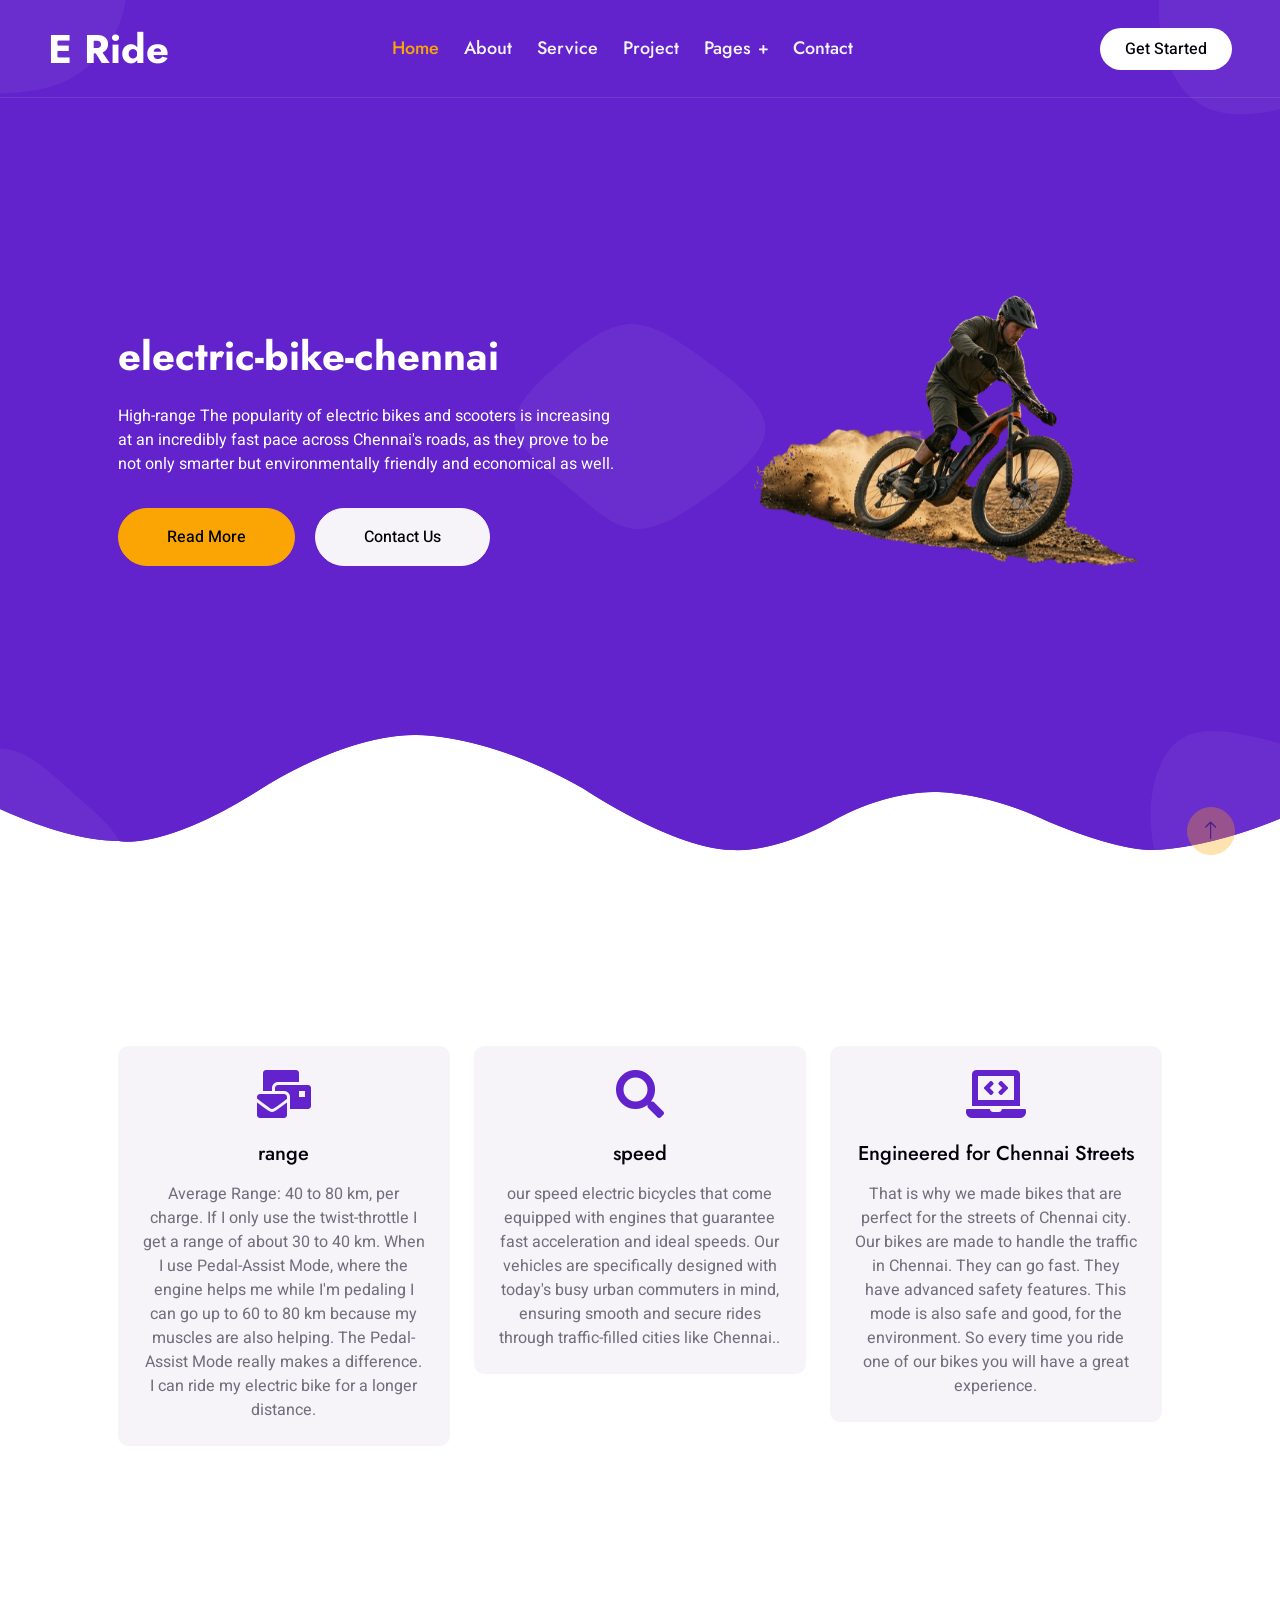
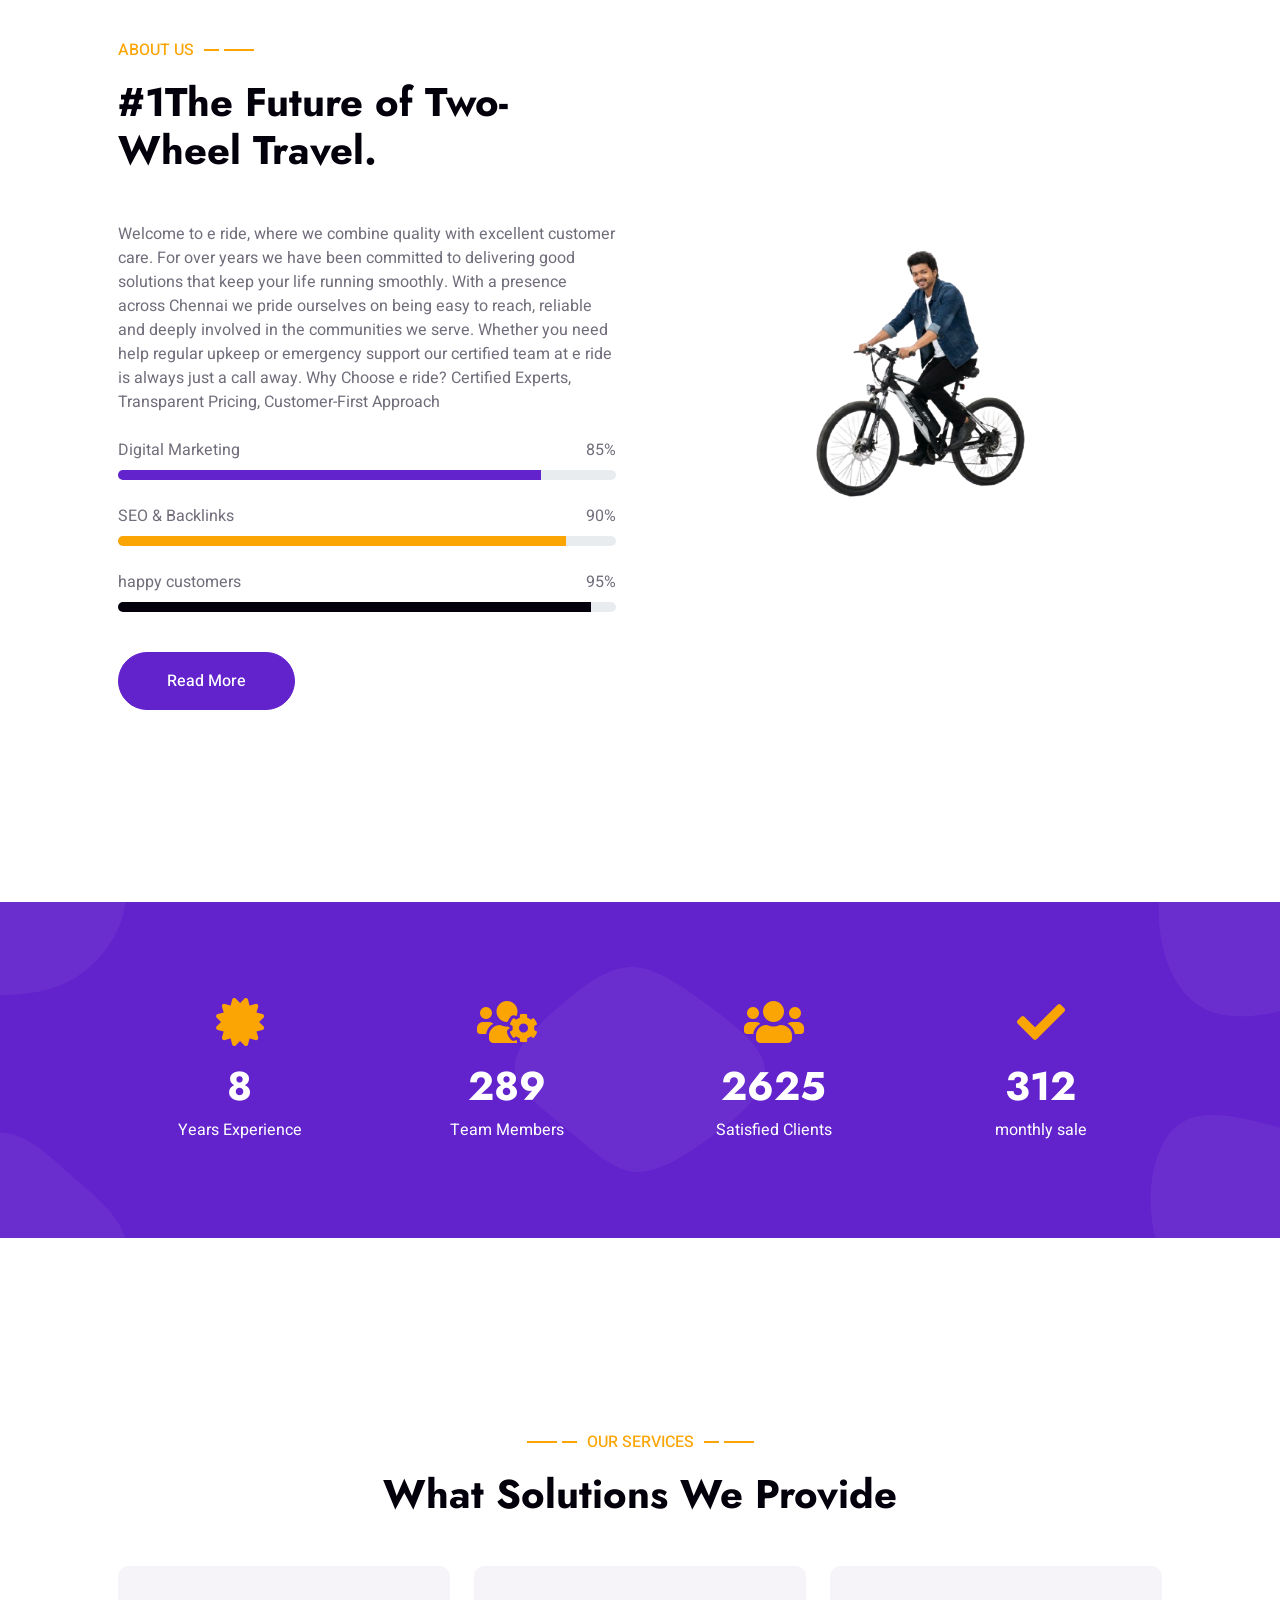
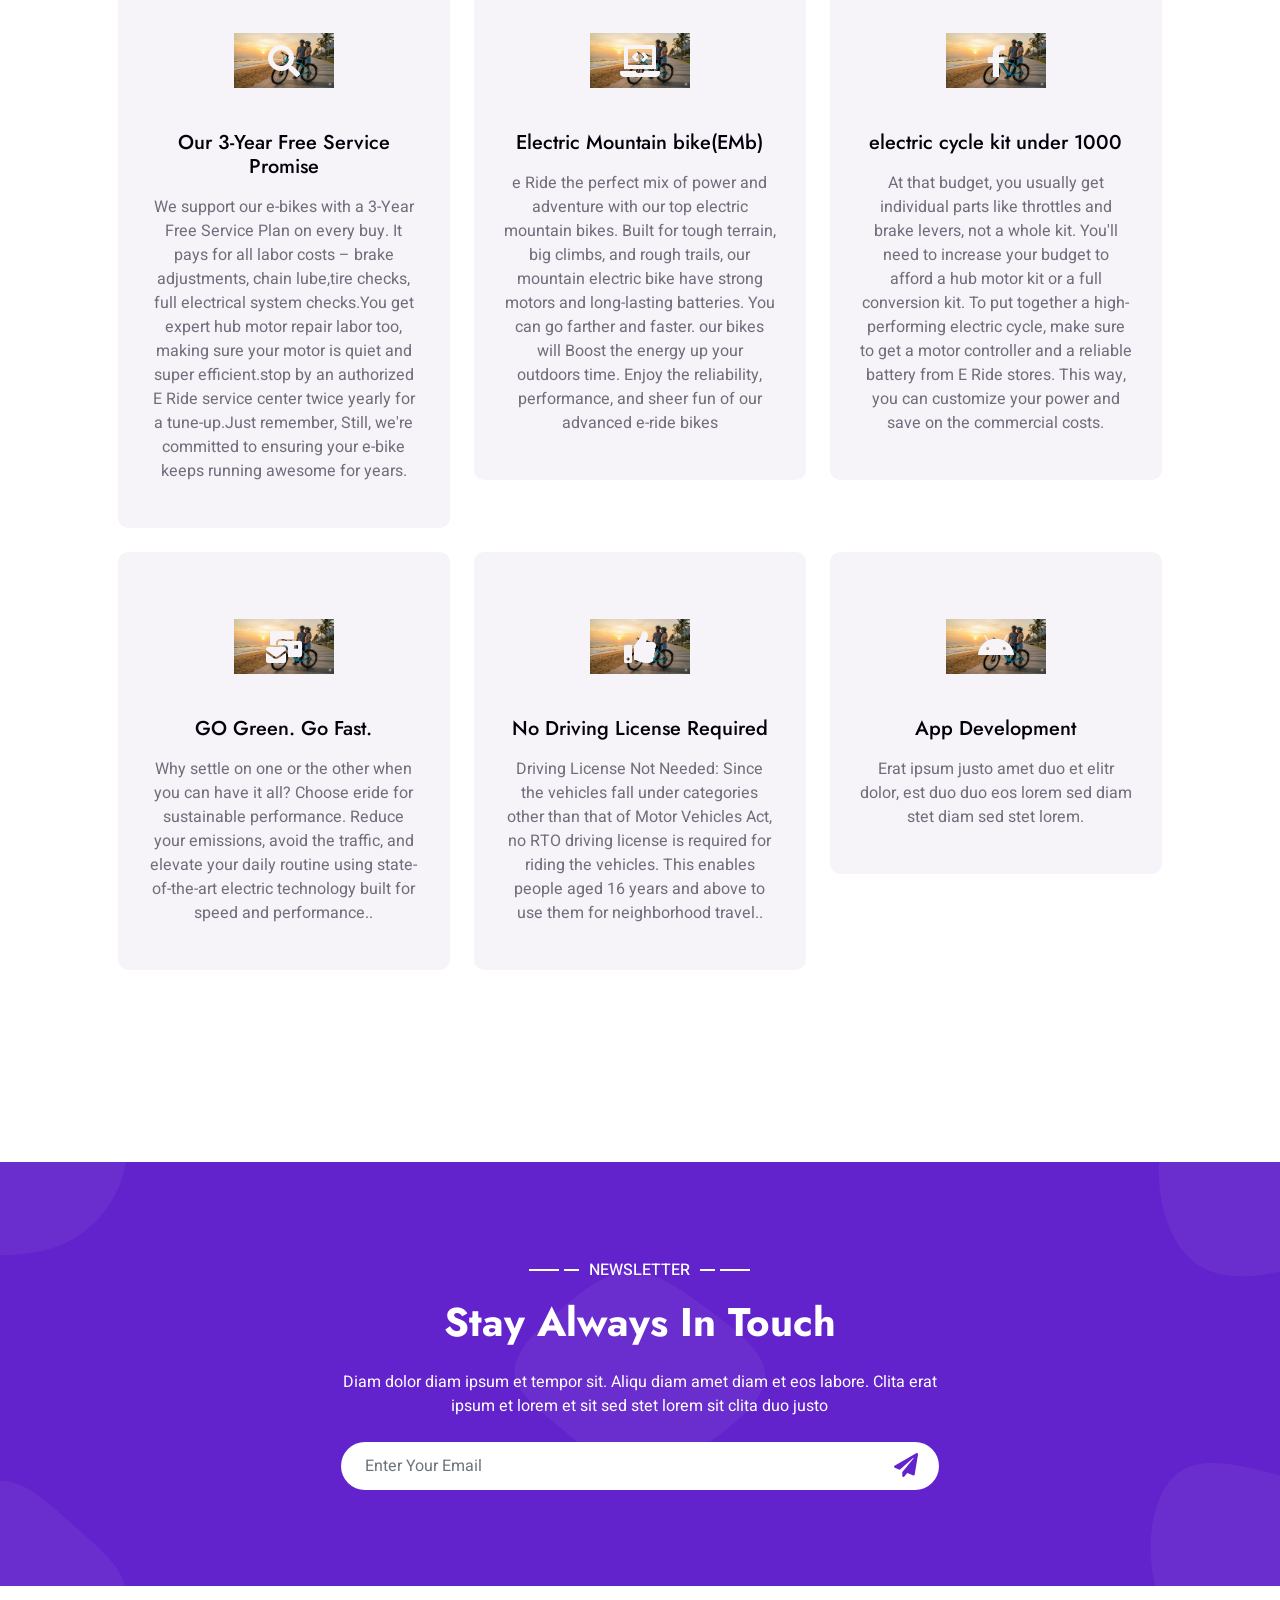
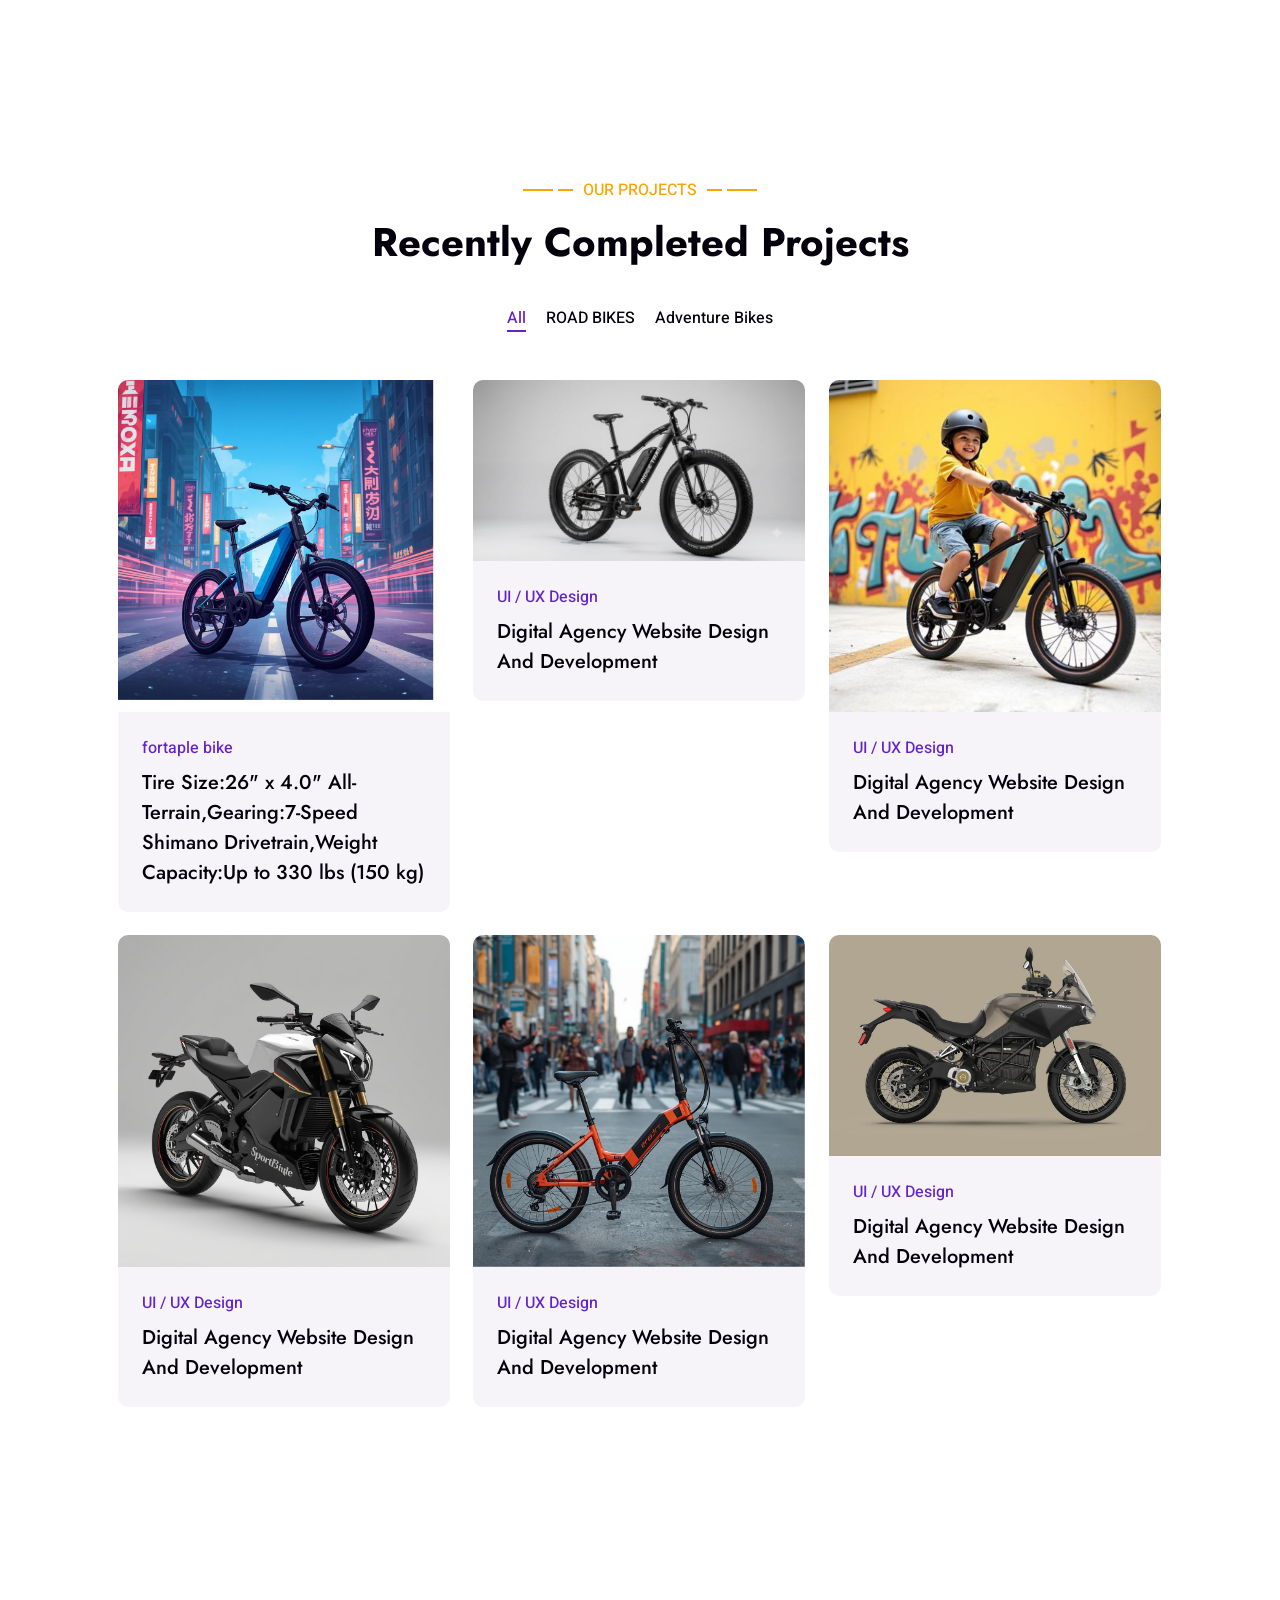
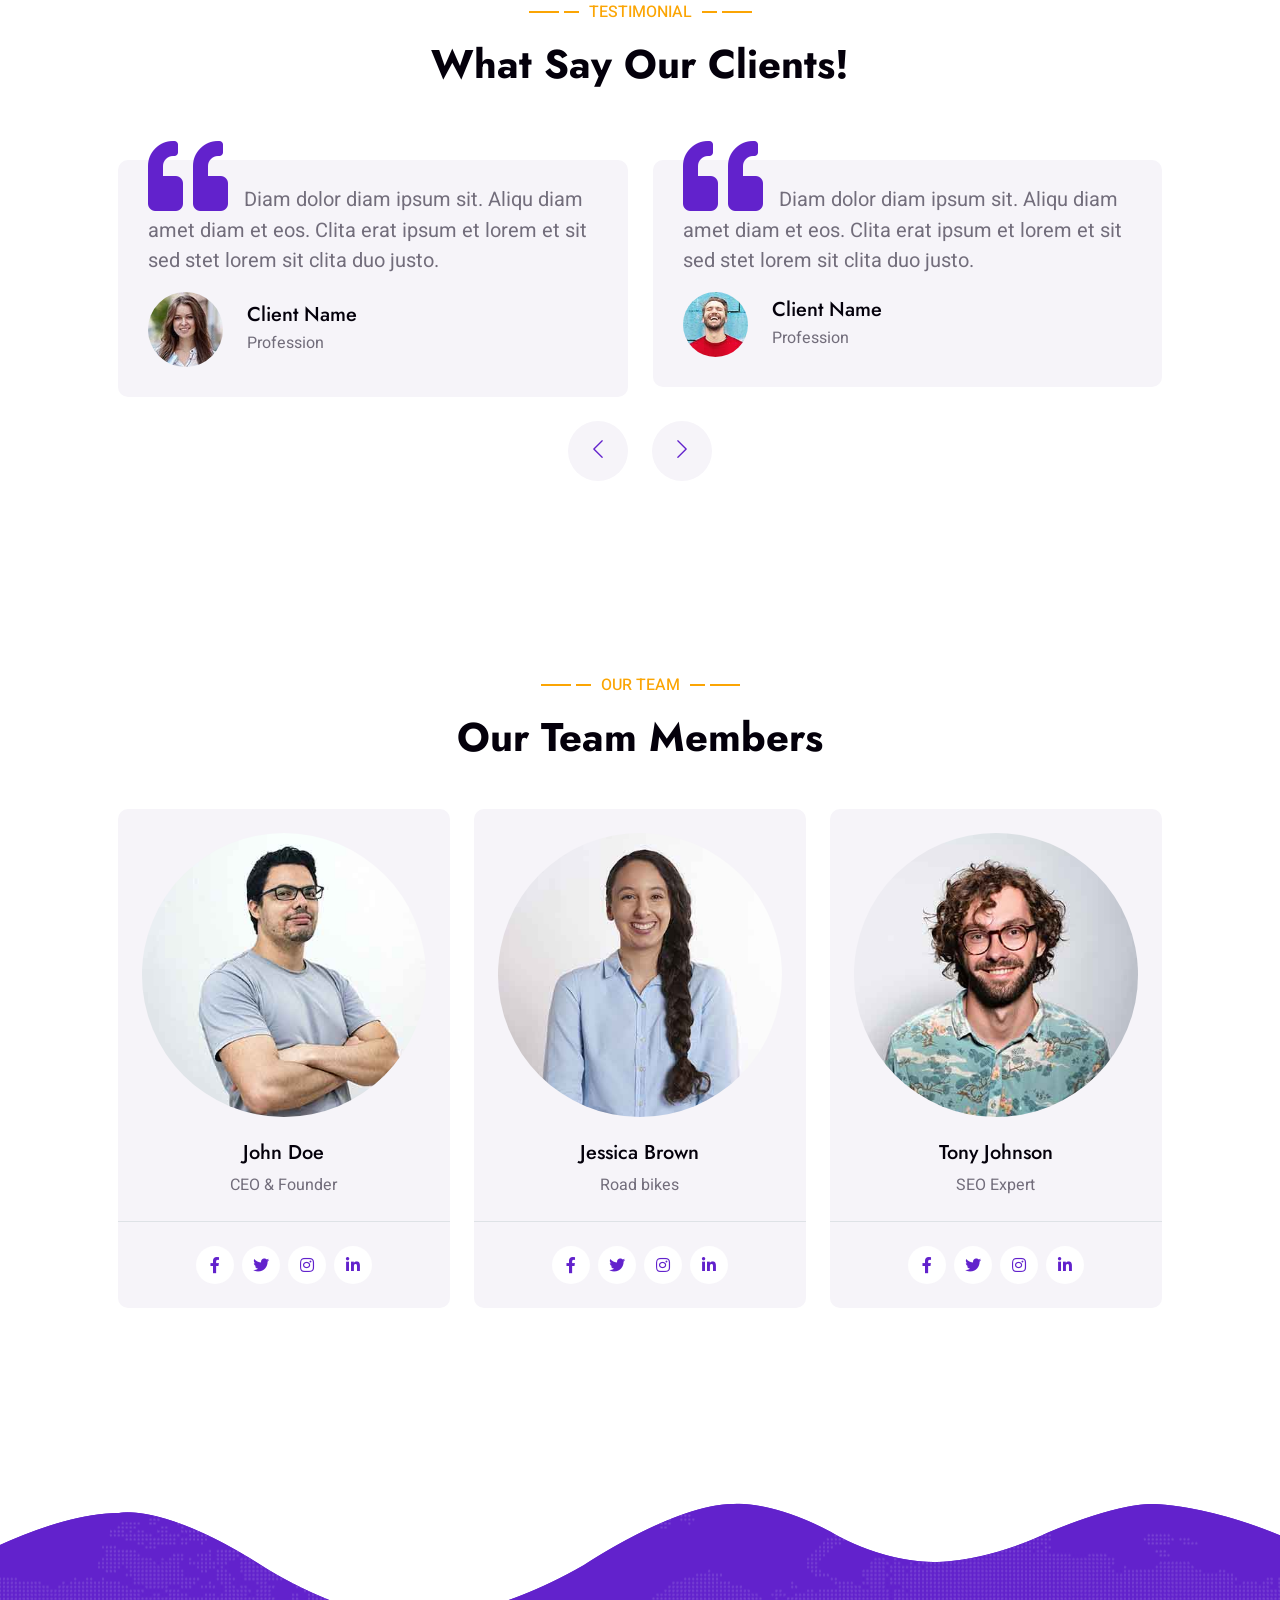
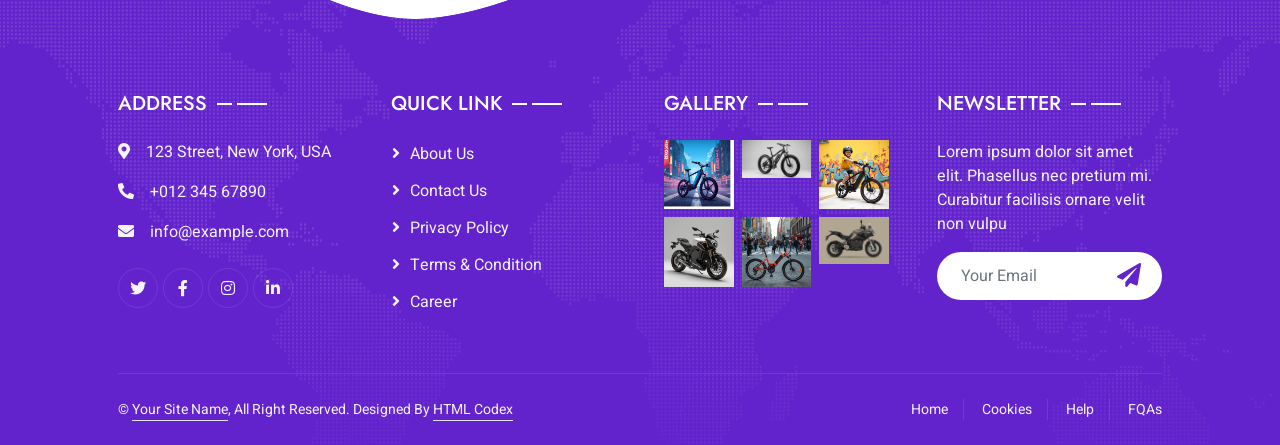
<file: index.html>
<!DOCTYPE html>
<html lang="en">

<head>
    <meta charset="utf-8">
    <title>E Ride - e ride HTML Template</title>
    <meta content="width=device-width, initial-scale=1.0" name="viewport">
    <meta content="" name="keywords">
    <meta content="" name="description">
	<meta name="google-site-verification" content="MjJmo7mR6ktE2wpKKITRZeSMw9KIk4Xc7xB0XIwKGMk" />
	<!-- Meta Pixel Code -->
	<script>
	!function(f,b,e,v,n,t,s)
	{if(f.fbq)return;n=f.fbq=function(){n.callMethod?
	n.callMethod.apply(n,arguments):n.queue.push(arguments)};
	if(!f._fbq)f._fbq=n;n.push=n;n.loaded=!0;n.version='2.0';
	n.queue=[];t=b.createElement(e);t.async=!0;
	t.src=v;s=b.getElementsByTagName(e)[0];
	s.parentNode.insertBefore(t,s)}(window, document,'script',
	'https://connect.facebook.net/en_US/fbevents.js');
	fbq('init', '1803293707318336');
	fbq('track', 'PageView');
	</script>
	<noscript><img height="1" width="1" style="display:none"
	src="https://www.facebook.com/tr?id=1803293707318336&ev=PageView&noscript=1"
	/></noscript>
	<!-- End Meta Pixel Code -->
     <script type="application/ld+json">
	{
	  "@context": "https://schema.org",
	  "@type": "BlogPosting",
	  "mainEntityOfPage": {
	    "@type": "WebPage",
	    "@id": "https://electric-bike-chennai.vercel.app/index.html"
	  },
	  "headline": "digital marketing",
	  "image": "",  
	  "author": {
	    "@type": "Organization",
	    "name": "nickson"
	  },  
	  "publisher": {
	    "@type": "Organization",
	    "name": "nickson",
	    "logo": {
	      "@type": "ImageObject",
	      "url": ""
	    }
	  },
	  "datePublished": "2026-05-29",
	  "dateModified": "2026-06-10"
	}
	</script>

    <script type="application/ld+json">
	{
	  "@context": "https://schema.org/", 
	  "@type": "BreadcrumbList", 
	  "itemListElement": [{
	    "@type": "ListItem", 
	    "position": 1, 
	    "name": "home",
	    "item": "https://electric-bike-chennai.vercel.app/"  
	  },{
	    "@type": "ListItem", 
	    "position": 2, 
	    "name": "about",
	    "item": "https://electric-bike-chennai.vercel.app/about.html"  
	  }]
	}
	</script>

	<script type="application/ld+json">
	{
	  "@context": "https://schema.org",
	  "@type": "Event",
	  "name": "digital marketing",
	  "description": "Join industry leaders at [Event Name] to discover the latest trends in SEO, paid media, content marketing, and AI-driven strategy. Packed with actionable insights, expert-led panels, and elite networking opportunities, this event is designed to help brands and agencies scale their digital footprint in 2026.",
	  "startDate": "2026-05-30T12:00+05:30",
	  "endDate": "2026-07-01T06:00+05:30",
	  "eventStatus": "https://schema.org/EventScheduled",
	  "eventAttendanceMode": "https://schema.org/OnlineEventAttendanceMode",
	  "location": {
	    "@type": "VirtualLocation",
	    "url": ""
	  },
	  "performer": {
	    "@type": "Person",
	    "name": "nickson"
	  }
	}
	</script>


	<script type="application/ld+json">
	{
	  "@context": "https://schema.org/",
	  "@type": "JobPosting",
	  "title": "digital marketing trainers",
	  "description": "digital marketing",
	  "identifier": {
	    "@type": "PropertyValue",
	    "name": "nick",
	    "value": "nickson"
	  },
	  "hiringOrganization" : {
	    "@type": "Organization",
	    "name": "nick",
	    "sameAs": "https://electric-bike-chennai.vercel.app/index.html"
	  },
	  "industry": "digital market",
	  "employmentType": "FULL_TIME",
	  "workHours": "8am-5pm",
	  "datePosted": "2026-06-03",
	  "validThrough": "2026-07-01",
	  "jobLocation": {
	    "@type": "Place",
	    "address": {
	      "@type": "PostalAddress",
	      "streetAddress": "sla street",
	      "addressLocality": "Nedumprakkad",
	      "postalCode": "688524",
	      "addressCountry": "IN"
	    }
	  },
	  "baseSalary": {
	    "@type": "MonetaryAmount",
	    "currency": "INR",
	    "value": {
	      "@type": "QuantitativeValue",
	      "minValue": 15000,
	      "maxValue": 25000,
	      "unitText": "MONTH"
	    }
	  },
	  "responsibilities": "team management",
	  "skills": "seo",
	  "qualifications": "digital marketing courses",
	  "educationRequirements": "any degrees",
	  "experienceRequirements": "1 years"
	}
</script>

	 <!DOCTYPE html>
<html lang="en">

<head>
    <meta charset="utf-8">
    <title>E ride - Digital Agency HTML Template</title>
    <meta content="width=device-width, initial-scale=1.0" name="viewport">
    <meta content="" name="keywords">
    <meta content="" name="description">
     <script type="application/ld+json">
	{
	  "@context": "https://schema.org",
	  "@type": "BlogPosting",
	  "mainEntityOfPage": {
	    "@type": "WebPage",
	    "@id": "https://electric-bike-chennai.vercel.app/index.html"
	  },
	  "headline": "digital marketing",
	  "image": "",  
	  "author": {
	    "@type": "Organization",
	    "name": "nickson"
	  },  
	  "publisher": {
	    "@type": "Organization",
	    "name": "nickson",
	    "logo": {
	      "@type": "ImageObject",
	      "url": ""
	    }
	  },
	  "datePublished": "2026-05-29",
	  "dateModified": "2026-06-10"
	}
	</script>

    <script type="application/ld+json">
	{
	  "@context": "https://schema.org/", 
	  "@type": "BreadcrumbList", 
	  "itemListElement": [{
	    "@type": "ListItem", 
	    "position": 1, 
	    "name": "home",
	    "item": "https://electric-bike-chennai.vercel.app/"  
	  },{
	    "@type": "ListItem", 
	    "position": 2, 
	    "name": "about",
	    "item": "https://electric-bike-chennai.vercel.app/about.html"  
	  }]
	}
	</script>

	<script type="application/ld+json">
	{
	  "@context": "https://schema.org",
	  "@type": "Event",
	  "name": "digital marketing",
	  "description": "Join industry leaders at [Event Name] to discover the latest trends in SEO, paid media, content marketing, and AI-driven strategy. Packed with actionable insights, expert-led panels, and elite networking opportunities, this event is designed to help brands and agencies scale their digital footprint in 2026.",
	  "startDate": "2026-05-30T12:00+05:30",
	  "endDate": "2026-07-01T06:00+05:30",
	  "eventStatus": "https://schema.org/EventScheduled",
	  "eventAttendanceMode": "https://schema.org/OnlineEventAttendanceMode",
	  "location": {
	    "@type": "VirtualLocation",
	    "url": ""
	  },
	  "performer": {
	    "@type": "Person",
	    "name": "nickson"
	  }
	}
	</script>
    <script type="application/ld+json">
	{
	  "@context": "https://schema.org/",
	  "@type": "Person",
	  "name": "nickson",
	  "url": "https://electric-bike-chennai-8pszng38u-nicksonraj194-sketchs-projects.vercel.app/",
	  "image": "https://kommodo.ai/i/twHcA2DqbHelSn1i2Pst",
	  "sameAs": "https://www.youtube.com/watch?v=ZucOiqzRznA",
	  "jobTitle": "digital marketing",
	  "worksFor": {
	    "@type": "Organization",
	    "name": "sla digital marketing"
	  }  
	}
</script>

	<script type="application/ld+json">
	{
	  "@context": "https://schema.org/",
	  "@type": "JobPosting",
	  "title": "digital marketing trainers",
	  "description": "digital marketing",
	  "identifier": {
	    "@type": "PropertyValue",
	    "name": "nick",
	    "value": "nickson"
	  },
	  "hiringOrganization" : {
	    "@type": "Organization",
	    "name": "nick",
	    "sameAs": "https://electric-bike-chennai.vercel.app/index.html"
	  },
	  "industry": "digital market",
	  "employmentType": "FULL_TIME",
	  "workHours": "8am-5pm",
	  "datePosted": "2026-06-03",
	  "validThrough": "2026-07-01",
	  "jobLocation": {
	    "@type": "Place",
	    "address": {
	      "@type": "PostalAddress",
	      "streetAddress": "sla street",
	      "addressLocality": "Nedumprakkad",
	      "postalCode": "688524",
	      "addressCountry": "IN"
	    }
	  },
	  "baseSalary": {
	    "@type": "MonetaryAmount",
	    "currency": "INR",
	    "value": {
	      "@type": "QuantitativeValue",
	      "minValue": 15000,
	      "maxValue": 25000,
	      "unitText": "MONTH"
	    }
	  },
	  "responsibilities": "team management",
	  "skills": "seo",
	  "qualifications": "digital marketing courses",
	  "educationRequirements": "any degrees",
	  "experienceRequirements": "1 years"
	}
</script>

		<script type="application/ld+json">
		{
		  "@context": "https://schema.org",
		  "@type": "LocalBusiness",
		  "name": "digital marketing",
		  "image": "https://kommodo.ai/i/B055EiTiriVZtrxV8oEu",
		  "@id": "https://electric-bike-chennai.vercel.app/about.html",
		  "url": "https://electric-bike-chennai.vercel.app/index.html",
		  "telephone": "9021213456",
		  "priceRange": "25000",
		  "address": {
		    "@type": "PostalAddress",
		    "streetAddress": "CMC-8, Cherthala - Thavanakkadavu Road",
		    "addressLocality": "Nedumprakkad",
		    "postalCode": "688524",
		    "addressCountry": "IN"
		  },
		  "geo": {
		    "@type": "GeoCoordinates",
		    "latitude": 9.6960765,
		    "longitude": 76.3517298
		  },
		  "openingHoursSpecification": {
		    "@type": "OpeningHoursSpecification",
		    "dayOfWeek": [
		      "Monday",
		      "Tuesday",
		      "Wednesday",
		      "Thursday",
		      "Friday",
		      "Saturday",
		      "Sunday"
		    ],
		    "opens": "00:00",
		    "closes": "23:59"
		  },
		  "sameAs": "https://electric-bike-chennai.vercel.app/index.html" 
		}
</script>

	 <script type="application/ld+json">
	{
	  "@context": "https://schema.org/", 
	  "@type": "Product", 
	  "name": "e bike",
	  "image": "https://kommodo.ai/i/fClTK6nTfmy2OwYdulo4",
	  "description": "Engineered for riders who demand performance, style, and reliability, this electric bike effortlessly blends advanced technology with premium comfort. Whether you are navigating steep city hills, beating rush-hour traffic, or exploring scenic coastal trails, power through your journey with zero emissions and maximum fun.",
	  "brand": {
	    "@type": "Brand",
	    "name": "electric bike"
	  },
	  "sku": "100",
	  "aggregateRating": {
	    "@type": "AggregateRating",
	    "ratingValue": "5",
	    "bestRating": "5",
	    "worstRating": "1",
	    "ratingCount": "5"
	  }
	}
</script>
	 <script type="application/ld+json">
	{
	  "@context": "https://schema.org",
	  "@type": "VideoObject",
	  "name": "e bike",
	  "description": ". Built for riders who refuse to compromise on performance or style, this electric bike seamlessly bridges the gap between rugged durability and sleek urban design. Effortlessly flatten steep city hills, bypass gridlock traffic, and explore backcountry trails with zero emissions and pure adrenaline.",
	  "thumbnailUrl": "https://www.youtube.com/shorts/cs1AlB3VUu8",
	  "uploadDate": "2026-05-31",
	  "duration": "PT0M8S",
	  "contentUrl": "https://kommodo.ai/i/bMPsg0M1tJGN9bJqcr7K",
	  "embedUrl": "https://electric-bike-chennai.vercel.app/",
	  "potentialAction": {
	    "@type": "SeekToAction",
	    "target": "https://www.youtube.com/shorts/cs1AlB3VUu8={seek_to_second_number}",
	    "startOffset-input": "required name=seek_to_second_number"
	  }
	}
</script>
		<!-- Google tag (gtag.js) -->
	<script async src="https://www.googletagmanager.com/gtag/js?id=AW-18145306646"></script>
	<script>
	  window.dataLayer = window.dataLayer || [];
	  function gtag(){dataLayer.push(arguments);}
	  gtag('js', new Date());
	
	  gtag('config', 'AW-18145306646');
	</script>

    <!-- Favicon -->
    <link href="img/favicon.ico" rel="icon">

    <!-- Google Web Fonts -->
    <link rel="preconnect" href="https://fonts.googleapis.com">
    <link rel="preconnect" href="https://fonts.gstatic.com" crossorigin>
    <link href="https://fonts.googleapis.com/css2?family=Heebo:wght@400;500&family=Jost:wght@500;600;700&display=swap" rel="stylesheet"> 

    <!-- Icon Font Stylesheet -->
    <link href="https://cdnjs.cloudflare.com/ajax/libs/font-awesome/5.10.0/css/all.min.css" rel="stylesheet">
    <link href="https://cdn.jsdelivr.net/npm/bootstrap-icons@1.4.1/font/bootstrap-icons.css" rel="stylesheet">

    <!-- Libraries Stylesheet -->
    <link href="lib/animate/animate.min.css" rel="stylesheet">
    <link href="lib/owlcarousel/assets/owl.carousel.min.css" rel="stylesheet">
    <link href="lib/lightbox/css/lightbox.min.css" rel="stylesheet">

    <!-- Customized Bootstrap Stylesheet -->
    <link href="css/bootstrap.min.css" rel="stylesheet">

    <!-- Template Stylesheet -->
    <link href="css/style.css" rel="stylesheet">
</head>

<body>
    <div class="container-xxl bg-white p-0">
        <!-- Spinner Start -->
        <div id="spinner" class="show bg-white position-fixed translate-middle w-100 vh-100 top-50 start-50 d-flex align-items-center justify-content-center">
            <div class="spinner-grow text-primary" style="width: 3rem; height: 3rem;" role="status">
                <span class="sr-only">Loading...</span>
            </div>
        </div>
        <!-- Spinner End -->


        <!-- Navbar & Hero Start -->
        <div class="container-xxl position-relative p-0">
            <nav class="navbar navbar-expand-lg navbar-light px-4 px-lg-5 py-3 py-lg-0">
                <a href="" class="navbar-brand p-0">
                    <h1 class="m-0">E Ride</h1>
                    <!-- <img src="img/logo.png" alt="Logo"> -->
                </a>
                <button class="navbar-toggler" type="button" data-bs-toggle="collapse" data-bs-target="#navbarCollapse">
                    <span class="fa fa-bars"></span>
                </button>
                <div class="collapse navbar-collapse" id="navbarCollapse">
                    <div class="navbar-nav mx-auto py-0">
                        <a href="index.html" class="nav-item nav-link active">Home</a>
                        <a href="about.html" class="nav-item nav-link">About</a>
                        <a href="service.html" class="nav-item nav-link">Service</a>
                        <a href="project.html" class="nav-item nav-link">Project</a>
                        <div class="nav-item dropdown">
                            <a href="#" class="nav-link dropdown-toggle" data-bs-toggle="dropdown">Pages</a>
                            <div class="dropdown-menu m-0">
                                <a href="team.html" class="dropdown-item">Our Team</a>
                                <a href="testimonial.html" class="dropdown-item">Testimonial</a>
                                <a href="404.html" class="dropdown-item">404 Page</a>
                            </div>
                        </div>
                        <a href="contact.html" class="nav-item nav-link">Contact</a>
                    </div>
                    <a href="" class="btn rounded-pill py-2 px-4 ms-3 d-none d-lg-block">Get Started</a>
                </div>
            </nav>

            <div class="container-xxl bg-primary hero-header">
                <div class="container px-lg-5">
                    <div class="row g-5 align-items-end">
                        <div class="col-lg-6 text-center text-lg-start">
                            <h1 class="text-white mb-4 animated slideInDown">electric-bike-chennai</h1>
                            <p class="text-white pb-3 animated slideInDown">High-range The popularity of electric bikes and scooters is increasing at an incredibly fast pace across Chennai's roads, as they prove to be not only smarter but environmentally friendly and economical as well.</p>
                            <a href="" class="btn btn-secondary py-sm-3 px-sm-5 rounded-pill me-3 animated slideInLeft">Read More</a>
                            <a href="" class="btn btn-light py-sm-3 px-sm-5 rounded-pill animated slideInRight">Contact Us</a>
                        </div>
                        <div class="col-lg-6 text-center text-lg-start">
                            <img class="img-fluid animated zoomIn" src="img/hero.png" alt="">
                        </div>
                    </div>
                </div>
            </div>
        </div>
        <!-- Navbar & Hero End -->


        <!-- Feature Start -->
        <div class="container-xxl py-5">
            <div class="container py-5 px-lg-5">
                <div class="row g-4">
                    <div class="col-lg-4 wow fadeInUp" data-wow-delay="0.1s">
                        <div class="feature-item bg-light rounded text-center p-4">
                            <i class="fa fa-3x fa-mail-bulk text-primary mb-4"></i>
                            <h5 class="mb-3">range</h5>
                            <p class="m-0">Average Range: 40 to 80 km, per charge.

							If I only use the twist-throttle I get a range of about 30 to 40 km.
							
							When I use Pedal-Assist Mode, where the engine helps me while I'm pedaling I can go up to 60 to 80 km because my muscles are also helping.
							
							The Pedal-Assist Mode really makes a difference. I can ride my electric bike for a longer distance.</p>
                        </div>
                    </div>
                    <div class="col-lg-4 wow fadeInUp" data-wow-delay="0.3s">
                        <div class="feature-item bg-light rounded text-center p-4">
                            <i class="fa fa-3x fa-search text-primary mb-4"></i>
                            <h5 class="mb-3">speed </h5>
                            <p class="m-0">our speed electric bicycles that come equipped with engines that guarantee fast acceleration and ideal speeds. Our vehicles are specifically designed with today's busy urban commuters in mind, ensuring smooth and secure rides through traffic-filled cities like Chennai..</p>
                        </div>
                    </div>
                    <div class="col-lg-4 wow fadeInUp" data-wow-delay="0.5s">
                        <div class="feature-item bg-light rounded text-center p-4">
                            <i class="fa fa-3x fa-laptop-code text-primary mb-4"></i>
                            <h5 class="mb-3">Engineered for Chennai Streets</h5>
                            <p class="m-0"> That is why we made bikes that are perfect for the streets of Chennai city. Our bikes are made to handle the traffic in Chennai. They can go fast. They have advanced safety features. This mode is also safe and good, for the environment. So every time you ride one of our bikes you will have a great experience. </p>
                        </div>
                    </div>
                </div>
            </div>
        </div>
        <!-- Feature End -->


        <!-- About Start -->
        <div class="container-xxl py-5">
            <div class="container py-5 px-lg-5">
                <div class="row g-5 align-items-center">
                    <div class="col-lg-6 wow fadeInUp" data-wow-delay="0.1s">
                        <p class="section-title text-secondary">About Us<span></span></p>
                        <h1 class="mb-5">#1The Future of Two-Wheel Travel.</h1>
                        <p class="mb-4">Welcome to e ride, where we combine quality with excellent customer care. For over years we have been committed to delivering good solutions that keep your life running smoothly.

With a presence across Chennai we pride ourselves on being easy to reach, reliable and deeply involved in the communities we serve. Whether you need help regular upkeep or emergency support our certified team at e ride is always just a call away.

Why Choose e ride?

Certified Experts,

Transparent Pricing,

Customer-First Approach

</p>
                        <div class="skill mb-4">
                            <div class="d-flex justify-content-between">
                                <p class="mb-2">Digital Marketing</p>
                                <p class="mb-2">85%</p>
                            </div>
                            <div class="progress">
                                <div class="progress-bar bg-primary" role="progressbar" aria-valuenow="85" aria-valuemin="0" aria-valuemax="100"></div>
                            </div>
                        </div>
                        <div class="skill mb-4">
                            <div class="d-flex justify-content-between">
                                <p class="mb-2">SEO & Backlinks</p>
                                <p class="mb-2">90%</p>
                            </div>
                            <div class="progress">
                                <div class="progress-bar bg-secondary" role="progressbar" aria-valuenow="90" aria-valuemin="0" aria-valuemax="100"></div>
                            </div>
                        </div>
                        <div class="skill mb-4">
                            <div class="d-flex justify-content-between">
                                <p class="mb-2">happy customers </p>
                                <p class="mb-2">95%</p>
                            </div>
                            <div class="progress">
                                <div class="progress-bar bg-dark" role="progressbar" aria-valuenow="95" aria-valuemin="0" aria-valuemax="100"></div>
                            </div>
                        </div>
                        <a href="" class="btn btn-primary py-sm-3 px-sm-5 rounded-pill mt-3">Read More</a>
                    </div>
                    <div class="col-lg-6">
                        <img class="img-fluid wow zoomIn" data-wow-delay="0.5s" src="img/about.png">
                    </div>
                </div>
            </div>
        </div>
        <!-- About End -->


        <!-- Facts Start -->
        <div class="container-xxl bg-primary fact py-5 wow fadeInUp" data-wow-delay="0.1s">
            <div class="container py-5 px-lg-5">
                <div class="row g-4">
                    <div class="col-md-6 col-lg-3 text-center wow fadeIn" data-wow-delay="0.1s">
                        <i class="fa fa-certificate fa-3x text-secondary mb-3"></i>
                        <h1 class="text-white mb-2" data-toggle="counter-up">15</h1>
                        <p class="text-white mb-0">Years Experience</p>
                    </div>
                    <div class="col-md-6 col-lg-3 text-center wow fadeIn" data-wow-delay="0.3s">
                        <i class="fa fa-users-cog fa-3x text-secondary mb-3"></i>
                        <h1 class="text-white mb-2" data-toggle="counter-up">550</h1>
                        <p class="text-white mb-0">Team Members</p>
                    </div>
                    <div class="col-md-6 col-lg-3 text-center wow fadeIn" data-wow-delay="0.5s">
                        <i class="fa fa-users fa-3x text-secondary mb-3"></i>
                        <h1 class="text-white mb-2" data-toggle="counter-up">5000</h1>
                        <p class="text-white mb-0">Satisfied Clients</p>
                    </div>
                    <div class="col-md-6 col-lg-3 text-center wow fadeIn" data-wow-delay="0.7s">
                        <i class="fa fa-check fa-3x text-secondary mb-3"></i>
                        <h1 class="text-white mb-2" data-toggle="counter-up">600</h1>
                        <p class="text-white mb-0">monthly sale </p>
                    </div>
                </div>
            </div>
        </div>
        <!-- Facts End -->


        <!-- Service Start -->
        <div class="container-xxl py-5">
            <div class="container py-5 px-lg-5">
                <div class="wow fadeInUp" data-wow-delay="0.1s">
                    <p class="section-title text-secondary justify-content-center"><span></span>Our Services<span></span></p>
                    <h1 class="text-center mb-5">What Solutions We Provide</h1>
                </div>
                <div class="row g-4">
                    <div class="col-lg-4 col-md-6 wow fadeInUp" data-wow-delay="0.1s">
                        <div class="service-item d-flex flex-column text-center rounded">
                            <div class="service-icon flex-shrink-0">
                                <i class="fa fa-search fa-2x"></i>
                            </div>
                            <h5 class="mb-3">Our 3-Year Free Service Promise</h5>
                            <p class="m-0">We support our e-bikes with a 3-Year Free Service Plan on every buy. It pays for all labor costs – brake adjustments, chain lube,tire checks, full electrical system checks.You get expert hub motor repair labor too, making sure your motor is quiet and super efficient.stop by an authorized E Ride service center twice yearly for a tune-up.Just remember, Still, we're committed to ensuring your e-bike keeps running awesome for years.</p>
                            <a class="btn btn-square" href=""><i class="fa fa-arrow-right"></i></a>
                        </div>
                    </div>
                    <div class="col-lg-4 col-md-6 wow fadeInUp" data-wow-delay="0.3s">
                        <div class="service-item d-flex flex-column text-center rounded">
                            <div class="service-icon flex-shrink-0">
                                <i class="fa fa-laptop-code fa-2x"></i>
                            </div>
                            <h5 class="mb-3">Electric Mountain bike(EMb)</h5>
                            <p class="m-0">e Ride the perfect mix of power and adventure with our top electric mountain bikes. Built for tough terrain, big climbs, and rough trails, our mountain electric bike have strong motors and long-lasting batteries. You can go farther and faster. our bikes will Boost the energy up your outdoors time. Enjoy the reliability, performance, and sheer fun of our advanced e-ride bikes </p>
                            <a class="btn btn-square" href=""><i class="fa fa-arrow-right"></i></a>
                        </div>
                    </div>
                    <div class="col-lg-4 col-md-6 wow fadeInUp" data-wow-delay="0.5s">
                        <div class="service-item d-flex flex-column text-center rounded">
                            <div class="service-icon flex-shrink-0">
                                <i class="fab fa-facebook-f fa-2x"></i>
                            </div>
                            <h5 class="mb-3">electric cycle kit under 1000</h5>
                            <p class="m-0">At that budget, you usually get individual parts like throttles and brake levers, not a whole kit.  You'll need to increase your budget to afford a hub motor kit or a full conversion kit. To put together a high-performing electric cycle, make sure to get a motor controller and a reliable battery from E Ride stores. This way, you can customize your power and save on the commercial costs.</p>
                            <a class="btn btn-square" href=""><i class="fa fa-arrow-right"></i></a>
                        </div>
                    </div>
                    <div class="col-lg-4 col-md-6 wow fadeInUp" data-wow-delay="0.1s">
                        <div class="service-item d-flex flex-column text-center rounded">
                            <div class="service-icon flex-shrink-0">
                                <i class="fa fa-mail-bulk fa-2x"></i>
                            </div>
                            <h5 class="mb-3">GO Green. Go Fast.</h5>
                            <p class="m-0">Why settle on one or the other when you can have it all? Choose eride for sustainable performance. Reduce your emissions, avoid the traffic, and elevate your daily routine using state-of-the-art electric technology built for speed and performance..</p>
                            <a class="btn btn-square" href=""><i class="fa fa-arrow-right"></i></a>
                        </div>
                    </div>
                    <div class="col-lg-4 col-md-6 wow fadeInUp" data-wow-delay="0.3s">
                        <div class="service-item d-flex flex-column text-center rounded">
                            <div class="service-icon flex-shrink-0">
                                <i class="fa fa-thumbs-up fa-2x"></i>
                            </div>
                            <h5 class="mb-3">No Driving License Required</h5>
                            <p class="m-0">Driving License Not Needed: Since the vehicles fall under categories other than that of Motor Vehicles Act, no RTO driving license is required for riding the vehicles. This enables people aged 16 years and above to use them for neighborhood travel..</p>
                            <a class="btn btn-square" href=""><i class="fa fa-arrow-right"></i></a>
                        </div>
                    </div>
                    <div class="col-lg-4 col-md-6 wow fadeInUp" data-wow-delay="0.5s">
                        <div class="service-item d-flex flex-column text-center rounded">
                            <div class="service-icon flex-shrink-0">
                                <i class="fab fa-android fa-2x"></i>
                            </div>
                            <h5 class="mb-3">App Development</h5>
                            <p class="m-0">Erat ipsum justo amet duo et elitr dolor, est duo duo eos lorem sed diam stet diam sed stet lorem.</p>
                            <a class="btn btn-square" href=""><i class="fa fa-arrow-right"></i></a>
                        </div>
                    </div>
                </div>
            </div>
        </div>
        <!-- Service End -->


        <!-- Newsletter Start -->
        <div class="container-xxl bg-primary newsletter py-5 wow fadeInUp" data-wow-delay="0.1s">
            <div class="container py-5 px-lg-5">
                <div class="row justify-content-center">
                    <div class="col-lg-7 text-center">
                        <p class="section-title text-white justify-content-center"><span></span>Newsletter<span></span></p>
                        <h1 class="text-center text-white mb-4">Stay Always In Touch</h1>
                        <p class="text-white mb-4">Diam dolor diam ipsum et tempor sit. Aliqu diam amet diam et eos labore. Clita erat ipsum et lorem et sit sed stet lorem sit clita duo justo</p>
                        <div class="position-relative w-100 mt-3">
                            <input class="form-control border-0 rounded-pill w-100 ps-4 pe-5" type="text" placeholder="Enter Your Email" style="height: 48px;">
                            <button type="button" class="btn shadow-none position-absolute top-0 end-0 mt-1 me-2"><i class="fa fa-paper-plane text-primary fs-4"></i></button>
                        </div>
                    </div>
                </div>
            </div>
        </div>
        <!-- Newsletter End -->


        <!-- Projects Start -->
        <div class="container-xxl py-5">
            <div class="container py-5 px-lg-5">
                <div class="wow fadeInUp" data-wow-delay="0.1s">
                    <p class="section-title text-secondary justify-content-center"><span></span>Our Projects<span></span></p>
                    <h1 class="text-center mb-5">Recently Completed Projects</h1>
                </div>
                <div class="row mt-n2 wow fadeInUp" data-wow-delay="0.3s">
                    <div class="col-12 text-center">
                        <ul class="list-inline mb-5" id="portfolio-flters">
                            <li class="mx-2 active" data-filter="*">All</li>
                            <li class="mx-2" data-filter=".first">ROAD BIKES </li>
                            <li class="mx-2" data-filter=".second">Adventure Bikes</li>
                        </ul>
                    </div>
                </div>
                <div class="row g-4 portfolio-container">
                    <div class="col-lg-4 col-md-6 portfolio-item first wow fadeInUp" data-wow-delay="0.1s">
                        <div class="rounded overflow-hidden">
                            <div class="position-relative overflow-hidden">
                                <img class="img-fluid w-100" src="img/portfolio-1.jpg" alt="">
                                <div class="portfolio-overlay">
                                    <a class="btn btn-square btn-outline-light mx-1" href="img/portfolio-1.jpg" data-lightbox="portfolio"><i class="fa fa-eye"></i></a>
                                    <a class="btn btn-square btn-outline-light mx-1" href=""><i class="fa fa-link"></i></a>
                                </div>
                            </div>
                            <div class="bg-light p-4">
                                <p class="text-primary fw-medium mb-2">fortaple  bike </p>
                                <h5 class="lh-base mb-0"> Tire Size:26" x 4.0" All-Terrain,Gearing:7-Speed Shimano Drivetrain,Weight Capacity:Up to 330 lbs (150 kg)</a>
                            </div>
                        </div>
                    </div>
                    <div class="col-lg-4 col-md-6 portfolio-item second wow fadeInUp" data-wow-delay="0.3s">
                        <div class="rounded overflow-hidden">
                            <div class="position-relative overflow-hidden">
                                <img class="img-fluid w-100" src="img/portfolio-2.jpg" alt="">
                                <div class="portfolio-overlay">
                                    <a class="btn btn-square btn-outline-light mx-1" href="img/portfolio-2.jpg" data-lightbox="portfolio"><i class="fa fa-eye"></i></a>
                                    <a class="btn btn-square btn-outline-light mx-1" href=""><i class="fa fa-link"></i></a>
                                </div>
                            </div>
                            <div class="bg-light p-4">
                                <p class="text-primary fw-medium mb-2">UI / UX Design</p>
                                <h5 class="lh-base mb-0">Digital Agency Website Design And Development</a>
                            </div>
                        </div>
                    </div>
                    <div class="col-lg-4 col-md-6 portfolio-item first wow fadeInUp" data-wow-delay="0.5s">
                        <div class="rounded overflow-hidden">
                            <div class="position-relative overflow-hidden">
                                <img class="img-fluid w-100" src="img/portfolio-3.jpg" alt="">
                                <div class="portfolio-overlay">
                                    <a class="btn btn-square btn-outline-light mx-1" href="img/portfolio-3.jpg" data-lightbox="portfolio"><i class="fa fa-eye"></i></a>
                                    <a class="btn btn-square btn-outline-light mx-1" href=""><i class="fa fa-link"></i></a>
                                </div>
                            </div>
                            <div class="bg-light p-4">
                                <p class="text-primary fw-medium mb-2">UI / UX Design</p>
                                <h5 class="lh-base mb-0">Digital Agency Website Design And Development</a>
                            </div>
                        </div>
                    </div>
                    <div class="col-lg-4 col-md-6 portfolio-item second wow fadeInUp" data-wow-delay="0.1s">
                        <div class="rounded overflow-hidden">
                            <div class="position-relative overflow-hidden">
                                <img class="img-fluid w-100" src="img/portfolio-4.jpg" alt="">
                                <div class="portfolio-overlay">
                                    <a class="btn btn-square btn-outline-light mx-1" href="img/portfolio-4.jpg" data-lightbox="portfolio"><i class="fa fa-eye"></i></a>
                                    <a class="btn btn-square btn-outline-light mx-1" href=""><i class="fa fa-link"></i></a>
                                </div>
                            </div>
                            <div class="bg-light p-4">
                                <p class="text-primary fw-medium mb-2">UI / UX Design</p>
                                <h5 class="lh-base mb-0">Digital Agency Website Design And Development</a>
                            </div>
                        </div>
                    </div>
                    <div class="col-lg-4 col-md-6 portfolio-item first wow fadeInUp" data-wow-delay="0.3s">
                        <div class="rounded overflow-hidden">
                            <div class="position-relative overflow-hidden">
                                <img class="img-fluid w-100" src="img/portfolio-5.jpg" alt="">
                                <div class="portfolio-overlay">
                                    <a class="btn btn-square btn-outline-light mx-1" href="img/portfolio-5.jpg" data-lightbox="portfolio"><i class="fa fa-eye"></i></a>
                                    <a class="btn btn-square btn-outline-light mx-1" href=""><i class="fa fa-link"></i></a>
                                </div>
                            </div>
                            <div class="bg-light p-4">
                                <p class="text-primary fw-medium mb-2">UI / UX Design</p>
                                <h5 class="lh-base mb-0">Digital Agency Website Design And Development</a>
                            </div>
                        </div>
                    </div>
                    <div class="col-lg-4 col-md-6 portfolio-item second wow fadeInUp" data-wow-delay="0.5s">
                        <div class="rounded overflow-hidden">
                            <div class="position-relative overflow-hidden">
                                <img class="img-fluid w-100" src="img/portfolio-6.jpg" alt="">
                                <div class="portfolio-overlay">
                                    <a class="btn btn-square btn-outline-light mx-1" href="img/portfolio-6.jpg" data-lightbox="portfolio"><i class="fa fa-eye"></i></a>
                                    <a class="btn btn-square btn-outline-light mx-1" href=""><i class="fa fa-link"></i></a>
                                </div>
                            </div>
                            <div class="bg-light p-4">
                                <p class="text-primary fw-medium mb-2">UI / UX Design</p>
                                <h5 class="lh-base mb-0">Digital Agency Website Design And Development</a>
                            </div>
                        </div>
                    </div>
                </div>
            </div>
        </div>
        <!-- Projects End -->


        <!-- Testimonial Start -->
        <div class="container-xxl py-5 wow fadeInUp" data-wow-delay="0.1s">
            <div class="container py-5 px-lg-5">
                <p class="section-title text-secondary justify-content-center"><span></span>Testimonial<span></span></p>
                <h1 class="text-center mb-5">What Say Our Clients!</h1>
                <div class="owl-carousel testimonial-carousel">
                    <div class="testimonial-item bg-light rounded my-4">
                        <p class="fs-5"><i class="fa fa-quote-left fa-4x text-primary mt-n4 me-3"></i>Diam dolor diam ipsum sit. Aliqu diam amet diam et eos. Clita erat ipsum et lorem et sit sed stet lorem sit clita duo justo.</p>
                        <div class="d-flex align-items-center">
                            <img class="img-fluid flex-shrink-0 rounded-circle" src="img/testimonial-1.jpg" style="width: 75px; height: 75px;">
                            <div class="ps-4">
                                <h5 class="mb-1">Client Name</h5>
                                <span>Profession</span>
                            </div>
                        </div>
                    </div>
                    <div class="testimonial-item bg-light rounded my-4">
                        <p class="fs-5"><i class="fa fa-quote-left fa-4x text-primary mt-n4 me-3"></i>Diam dolor diam ipsum sit. Aliqu diam amet diam et eos. Clita erat ipsum et lorem et sit sed stet lorem sit clita duo justo.</p>
                        <div class="d-flex align-items-center">
                            <img class="img-fluid flex-shrink-0 rounded-circle" src="img/testimonial-2.jpg" style="width: 65px; height: 65px;">
                            <div class="ps-4">
                                <h5 class="mb-1">Client Name</h5>
                                <span>Profession</span>
                            </div>
                        </div>
                    </div>
                    <div class="testimonial-item bg-light rounded my-4">
                        <p class="fs-5"><i class="fa fa-quote-left fa-4x text-primary mt-n4 me-3"></i>Diam dolor diam ipsum sit. Aliqu diam amet diam et eos. Clita erat ipsum et lorem et sit sed stet lorem sit clita duo justo.</p>
                        <div class="d-flex align-items-center">
                            <img class="img-fluid flex-shrink-0 rounded-circle" src="img/testimonial-3.jpg" style="width: 65px; height: 65px;">
                            <div class="ps-4">
                                <h5 class="mb-1">Client Name</h5>
                                <span>Profession</span>
                            </div>
                        </div>
                    </div>
                </div>
            </div>
        </div>
        <!-- Testimonial End -->


        <!-- Team Start -->
        <div class="container-xxl py-5">
            <div class="container py-5 px-lg-5">
                <div class="wow fadeInUp" data-wow-delay="0.1s">
                    <p class="section-title text-secondary justify-content-center"><span></span>Our Team<span></span></p>
                    <h1 class="text-center mb-5">Our Team Members</h1>
                </div>
                <div class="row g-4">
                    <div class="col-lg-4 col-md-6 wow fadeInUp" data-wow-delay="0.1s">
                        <div class="team-item bg-light rounded">
                            <div class="text-center border-bottom p-4">
                                <img class="img-fluid rounded-circle mb-4" src="img/team-1.jpg" alt="">
                                <h5>John Doe</h5>
                                <span>CEO & Founder</span>
                            </div>
                            <div class="d-flex justify-content-center p-4">
                                <a class="btn btn-square mx-1" href=""><i class="fab fa-facebook-f"></i></a>
                                <a class="btn btn-square mx-1" href=""><i class="fab fa-twitter"></i></a>
                                <a class="btn btn-square mx-1" href=""><i class="fab fa-instagram"></i></a>
                                <a class="btn btn-square mx-1" href=""><i class="fab fa-linkedin-in"></i></a>
                            </div>
                        </div>
                    </div>
                    <div class="col-lg-4 col-md-6 wow fadeInUp" data-wow-delay="0.3s">
                        <div class="team-item bg-light rounded">
                            <div class="text-center border-bottom p-4">
                                <img class="img-fluid rounded-circle mb-4" src="img/team-2.jpg" alt="">
                                <h5>Jessica Brown</h5>
                                <span>Road bikes </span>
                            </div>
                            <div class="d-flex justify-content-center p-4">
                                <a class="btn btn-square mx-1" href=""><i class="fab fa-facebook-f"></i></a>
                                <a class="btn btn-square mx-1" href=""><i class="fab fa-twitter"></i></a>
                                <a class="btn btn-square mx-1" href=""><i class="fab fa-instagram"></i></a>
                                <a class="btn btn-square mx-1" href=""><i class="fab fa-linkedin-in"></i></a>
                            </div>
                        </div>
                    </div>
                    <div class="col-lg-4 col-md-6 wow fadeInUp" data-wow-delay="0.5s">
                        <div class="team-item bg-light rounded">
                            <div class="text-center border-bottom p-4">
                                <img class="img-fluid rounded-circle mb-4" src="img/team-3.jpg" alt="">
                                <h5>Tony Johnson</h5>
                                <span>SEO Expert</span>
                            </div>
                            <div class="d-flex justify-content-center p-4">
                                <a class="btn btn-square mx-1" href=""><i class="fab fa-facebook-f"></i></a>
                                <a class="btn btn-square mx-1" href=""><i class="fab fa-twitter"></i></a>
                                <a class="btn btn-square mx-1" href=""><i class="fab fa-instagram"></i></a>
                                <a class="btn btn-square mx-1" href=""><i class="fab fa-linkedin-in"></i></a>
                            </div>
                        </div>
                    </div>
                </div>
            </div>
        </div>
        <!-- Team End -->
        

        <!-- Footer Start -->
        <div class="container-fluid bg-primary text-light footer wow fadeIn" data-wow-delay="0.1s">
            <div class="container py-5 px-lg-5">
                <div class="row g-5">
                    <div class="col-md-6 col-lg-3">
                        <p class="section-title text-white h5 mb-4">Address<span></span></p>
                        <p><i class="fa fa-map-marker-alt me-3"></i>123 Street, New York, USA</p>
                        <p><i class="fa fa-phone-alt me-3"></i>+012 345 67890</p>
                        <p><i class="fa fa-envelope me-3"></i>info@example.com</p>
                        <div class="d-flex pt-2">
                            <a class="btn btn-outline-light btn-social" href=""><i class="fab fa-twitter"></i></a>
                            <a class="btn btn-outline-light btn-social" href=""><i class="fab fa-facebook-f"></i></a>
                            <a class="btn btn-outline-light btn-social" href=""><i class="fab fa-instagram"></i></a>
                            <a class="btn btn-outline-light btn-social" href=""><i class="fab fa-linkedin-in"></i></a>
                        </div>
                    </div>
                    <div class="col-md-6 col-lg-3">
                        <p class="section-title text-white h5 mb-4">Quick Link<span></span></p>
                        <a class="btn btn-link" href="">About Us</a>
                        <a class="btn btn-link" href="">Contact Us</a>
                        <a class="btn btn-link" href="">Privacy Policy</a>
                        <a class="btn btn-link" href="">Terms & Condition</a>
                        <a class="btn btn-link" href="">Career</a>
                    </div>
                    <div class="col-md-6 col-lg-3">
                        <p class="section-title text-white h5 mb-4">Gallery<span></span></p>
                        <div class="row g-2">
                            <div class="col-4">
                                <img class="img-fluid" src="img/portfolio-1.jpg" alt="Image">
                            </div>
                            <div class="col-4">
                                <img class="img-fluid" src="img/portfolio-2.jpg" alt="Image">
                            </div>
                            <div class="col-4">
                                <img class="img-fluid" src="img/portfolio-3.jpg" alt="Image">
                            </div>
                            <div class="col-4">
                                <img class="img-fluid" src="img/portfolio-4.jpg" alt="Image">
                            </div>
                            <div class="col-4">
                                <img class="img-fluid" src="img/portfolio-5.jpg" alt="Image">
                            </div>
                            <div class="col-4">
                                <img class="img-fluid" src="img/portfolio-6.jpg" alt="Image">
                            </div>
                        </div>
                    </div>
                    <div class="col-md-6 col-lg-3">
                        <p class="section-title text-white h5 mb-4">Newsletter<span></span></p>
                        <p>Lorem ipsum dolor sit amet elit. Phasellus nec pretium mi. Curabitur facilisis ornare velit non vulpu</p>
                        <div class="position-relative w-100 mt-3">
                            <input class="form-control border-0 rounded-pill w-100 ps-4 pe-5" type="text" placeholder="Your Email" style="height: 48px;">
                            <button type="button" class="btn shadow-none position-absolute top-0 end-0 mt-1 me-2"><i class="fa fa-paper-plane text-primary fs-4"></i></button>
                        </div>
                    </div>
                </div>
            </div>
            <div class="container px-lg-5">
                <div class="copyright">
                    <div class="row">
                        <div class="col-md-6 text-center text-md-start mb-3 mb-md-0">
                            &copy; <a class="border-bottom" href="#">Your Site Name</a>, All Right Reserved. 
							
							<!--/*** This template is free as long as you keep the footer author’s credit link/attribution link/backlink. If you'd like to use the template without the footer author’s credit link/attribution link/backlink, you can purchase the Credit Removal License from "https://htmlcodex.com/credit-removal". Thank you for your support. ***/-->
							Designed By <a class="border-bottom" href="https://htmlcodex.com">HTML Codex</a>
                        </div>
                        <div class="col-md-6 text-center text-md-end">
                            <div class="footer-menu">
                                <a href="">Home</a>
                                <a href="">Cookies</a>
                                <a href="">Help</a>
                                <a href="">FQAs</a>
                            </div>
                        </div>
                    </div>
                </div>
            </div>
        </div>
        <!-- Footer End -->


        <!-- Back to Top -->
        <a href="#" class="btn btn-lg btn-secondary btn-lg-square back-to-top"><i class="bi bi-arrow-up"></i></a>
    </div>

    <!-- JavaScript Libraries -->
    <script src="https://code.jquery.com/jquery-3.4.1.min.js"></script>
    <script src="https://cdn.jsdelivr.net/npm/bootstrap@5.0.0/dist/js/bootstrap.bundle.min.js"></script>
    <script src="lib/wow/wow.min.js"></script>
    <script src="lib/easing/easing.min.js"></script>
    <script src="lib/waypoints/waypoints.min.js"></script>
    <script src="lib/counterup/counterup.min.js"></script>
    <script src="lib/owlcarousel/owl.carousel.min.js"></script>
    <script src="lib/isotope/isotope.pkgd.min.js"></script>
    <script src="lib/lightbox/js/lightbox.min.js"></script>

    <!-- Template Javascript -->
    <script src="js/main.js"></script>
</body>

</html>
</file>
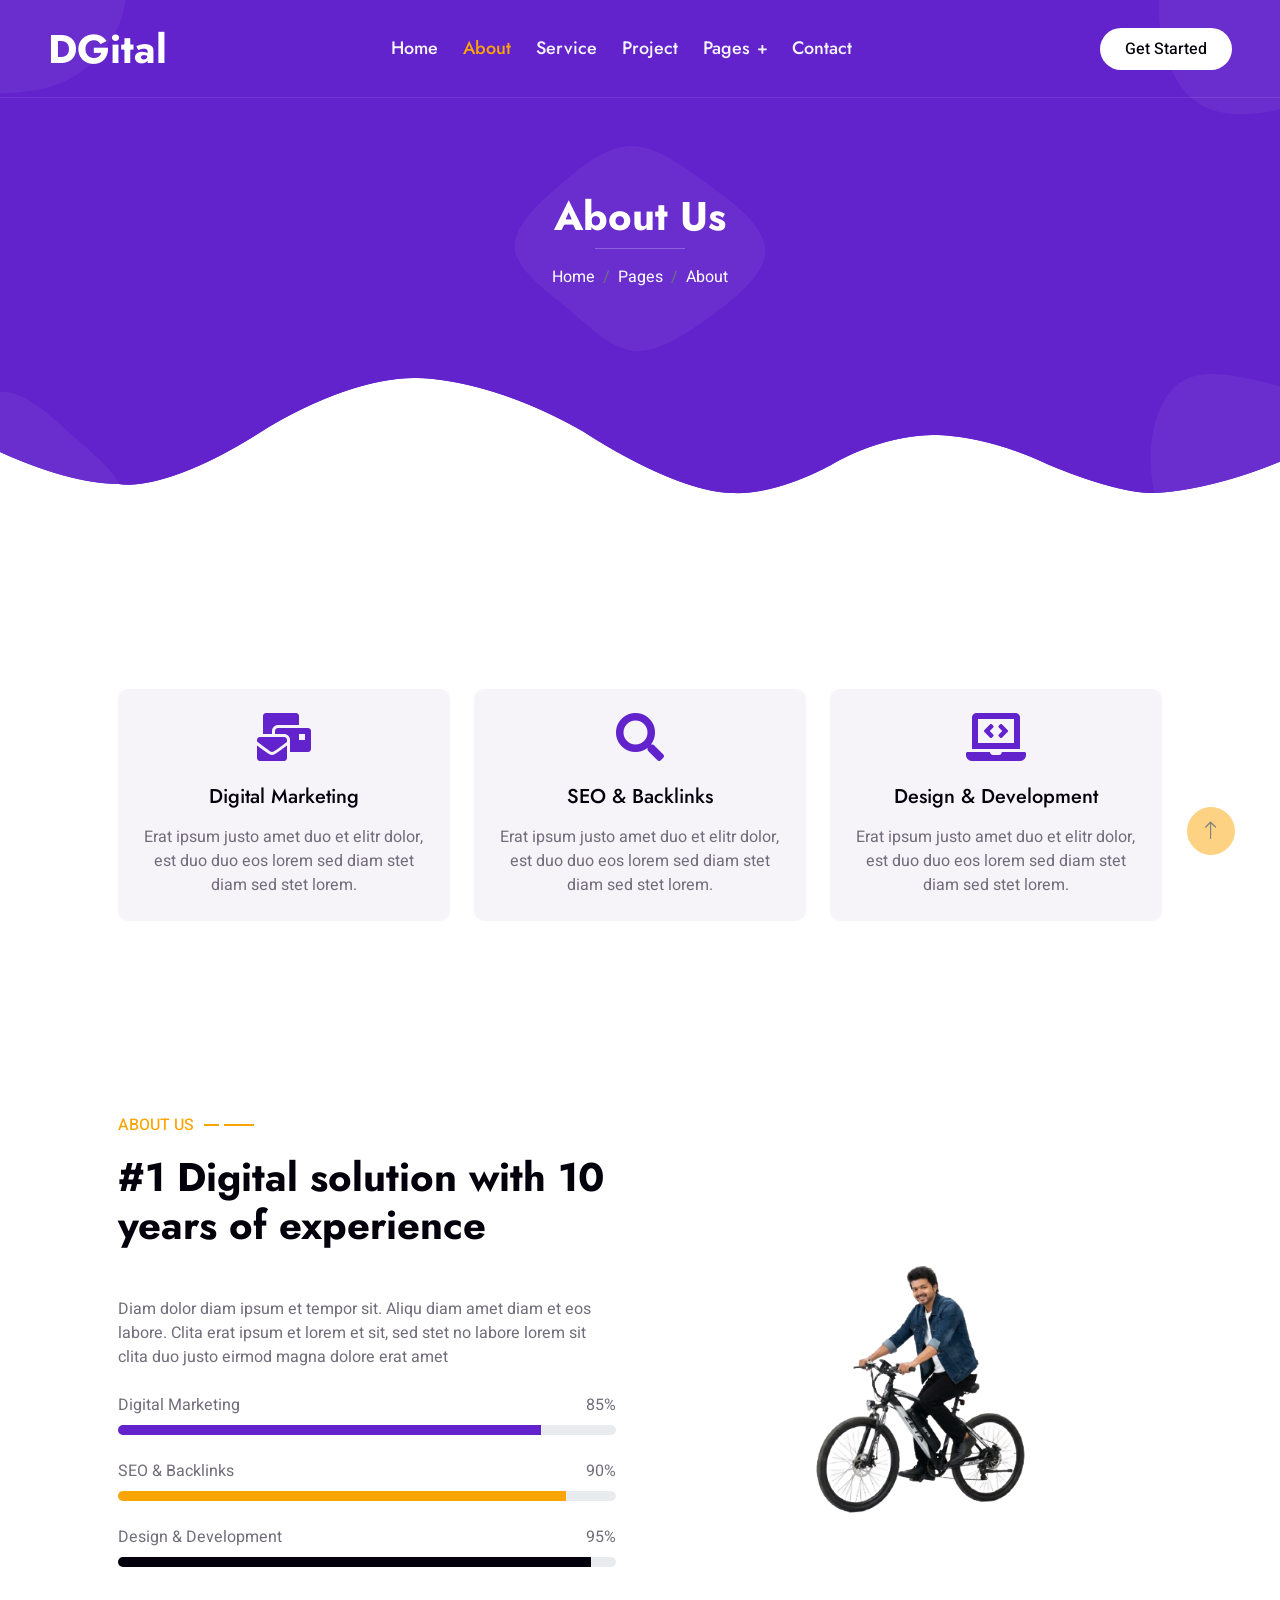
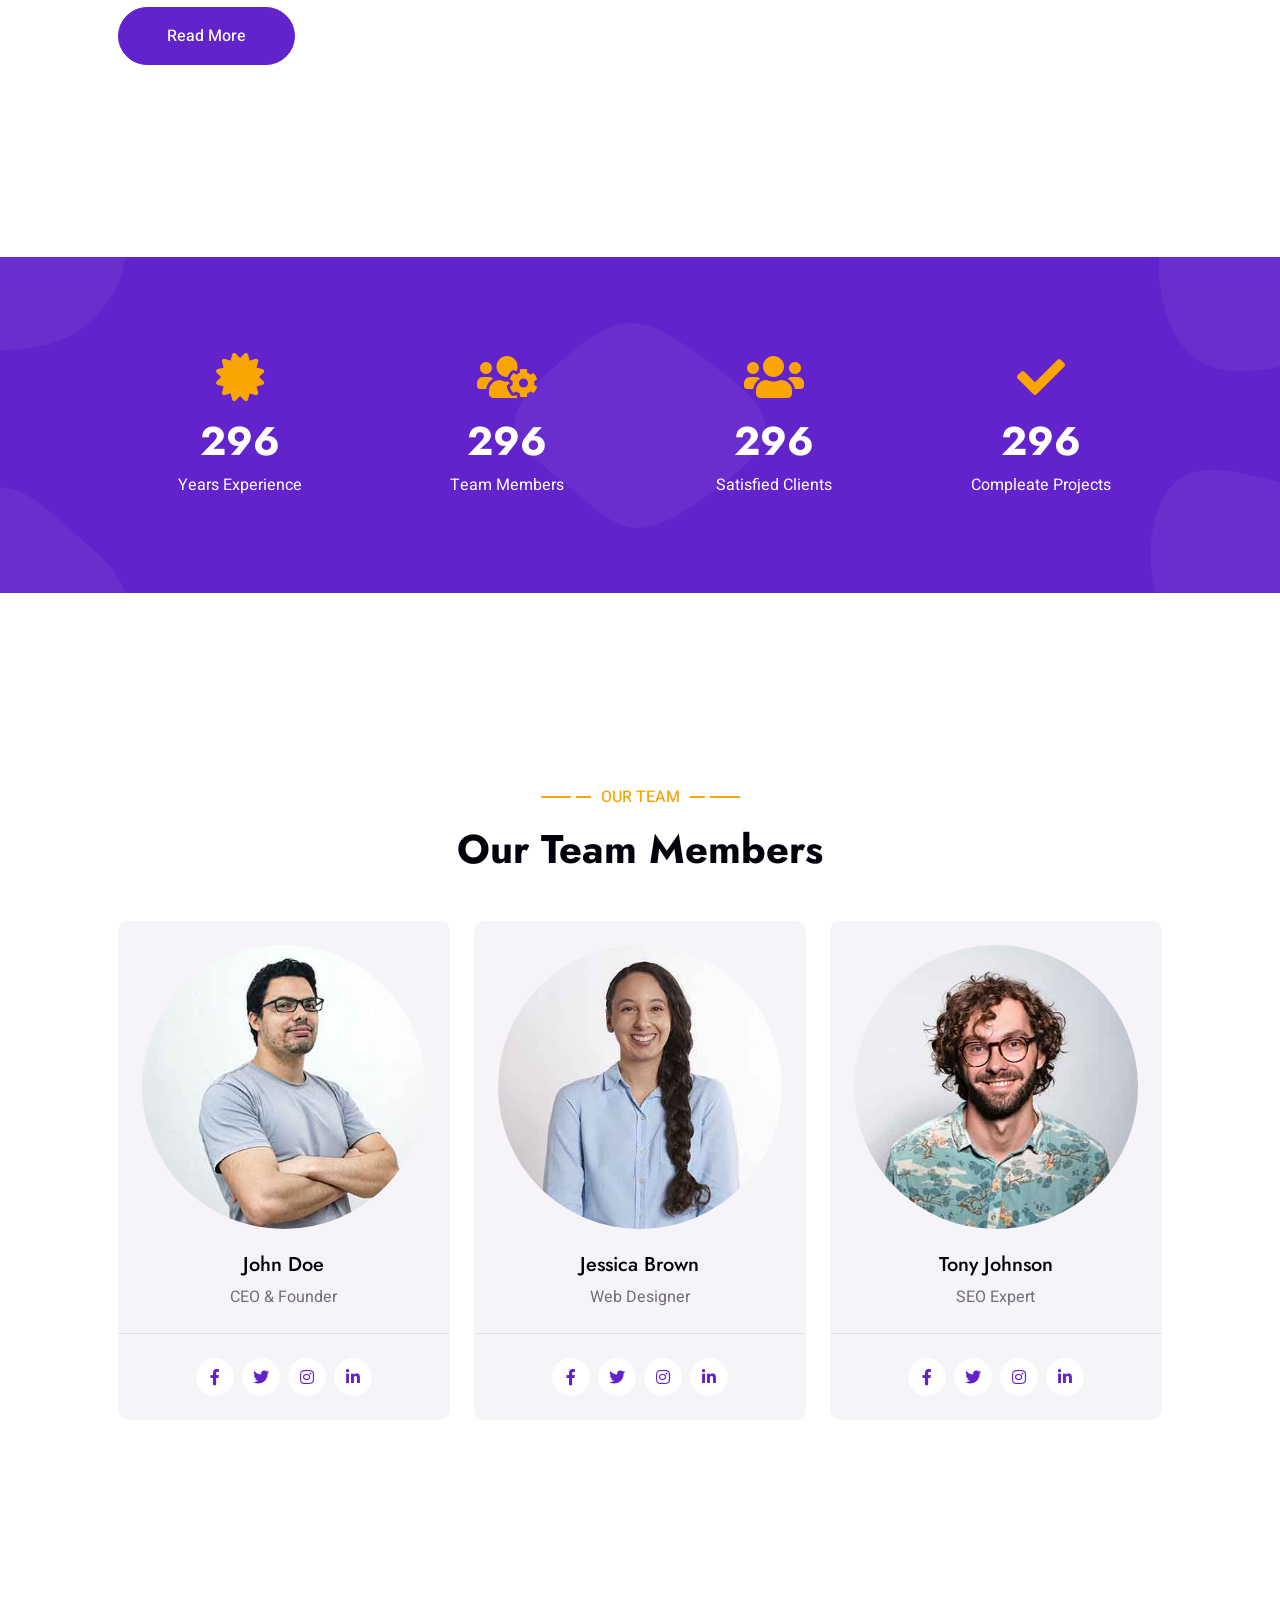
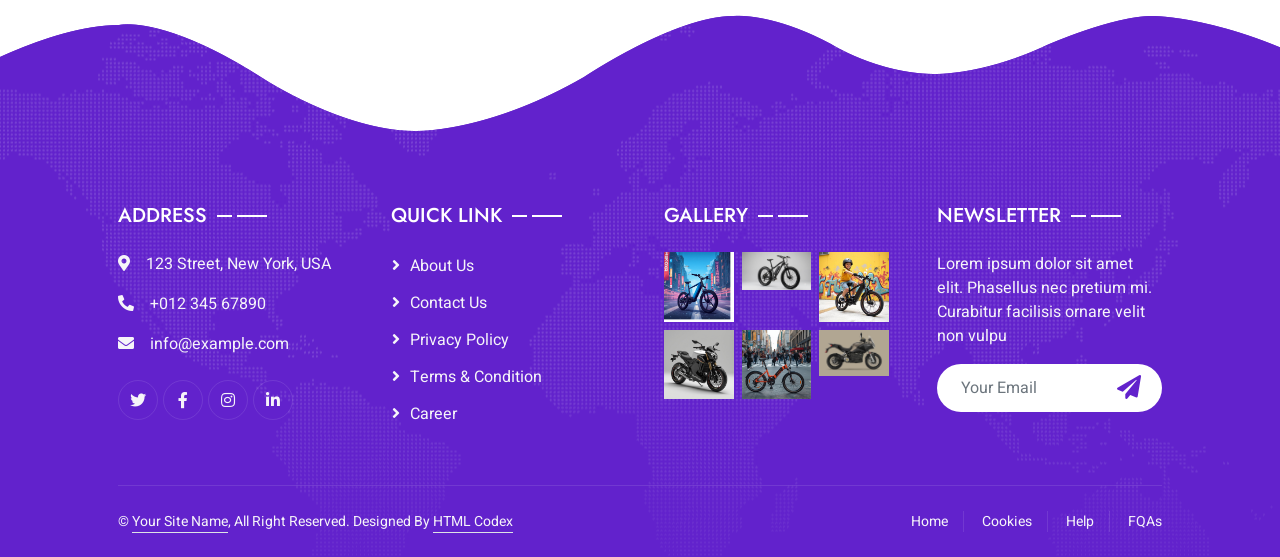
<file: about.html>
<!DOCTYPE html>
<html lang="en">

<head>
    <meta charset="utf-8">
    <title>DGital - Digital Agency HTML Template</title>
    <meta content="width=device-width, initial-scale=1.0" name="viewport">
    <meta content="" name="keywords">
    <meta content="" name="description">

    <!-- Favicon -->
    <link href="img/favicon.ico" rel="icon">

    <!-- Google Web Fonts -->
    <link rel="preconnect" href="https://fonts.googleapis.com">
    <link rel="preconnect" href="https://fonts.gstatic.com" crossorigin>
    <link href="https://fonts.googleapis.com/css2?family=Heebo:wght@400;500&family=Jost:wght@500;600;700&display=swap" rel="stylesheet"> 

    <!-- Icon Font Stylesheet -->
    <link href="https://cdnjs.cloudflare.com/ajax/libs/font-awesome/5.10.0/css/all.min.css" rel="stylesheet">
    <link href="https://cdn.jsdelivr.net/npm/bootstrap-icons@1.4.1/font/bootstrap-icons.css" rel="stylesheet">

    <!-- Libraries Stylesheet -->
    <link href="lib/animate/animate.min.css" rel="stylesheet">
    <link href="lib/owlcarousel/assets/owl.carousel.min.css" rel="stylesheet">
    <link href="lib/lightbox/css/lightbox.min.css" rel="stylesheet">

    <!-- Customized Bootstrap Stylesheet -->
    <link href="css/bootstrap.min.css" rel="stylesheet">

    <!-- Template Stylesheet -->
    <link href="css/style.css" rel="stylesheet">
</head>

<body>
    <div class="container-xxl bg-white p-0">
        <!-- Spinner Start -->
        <div id="spinner" class="show bg-white position-fixed translate-middle w-100 vh-100 top-50 start-50 d-flex align-items-center justify-content-center">
            <div class="spinner-grow text-primary" style="width: 3rem; height: 3rem;" role="status">
                <span class="sr-only">Loading...</span>
            </div>
        </div>
        <!-- Spinner End -->


        <!-- Navbar & Hero Start -->
        <div class="container-xxl position-relative p-0">
            <nav class="navbar navbar-expand-lg navbar-light px-4 px-lg-5 py-3 py-lg-0">
                <a href="" class="navbar-brand p-0">
                    <h1 class="m-0">DGital</h1>
                    <!-- <img src="img/logo.png" alt="Logo"> -->
                </a>
                <button class="navbar-toggler" type="button" data-bs-toggle="collapse" data-bs-target="#navbarCollapse">
                    <span class="fa fa-bars"></span>
                </button>
                <div class="collapse navbar-collapse" id="navbarCollapse">
                    <div class="navbar-nav mx-auto py-0">
                        <a href="index.html" class="nav-item nav-link">Home</a>
                        <a href="about.html" class="nav-item nav-link active">About</a>
                        <a href="service.html" class="nav-item nav-link">Service</a>
                        <a href="project.html" class="nav-item nav-link">Project</a>
                        <div class="nav-item dropdown">
                            <a href="#" class="nav-link dropdown-toggle" data-bs-toggle="dropdown">Pages</a>
                            <div class="dropdown-menu m-0">
                                <a href="team.html" class="dropdown-item">Our Team</a>
                                <a href="testimonial.html" class="dropdown-item">Testimonial</a>
                                <a href="404.html" class="dropdown-item">404 Page</a>
                            </div>
                        </div>
                        <a href="contact.html" class="nav-item nav-link">Contact</a>
                    </div>
                    <a href="" class="btn rounded-pill py-2 px-4 ms-3 d-none d-lg-block">Get Started</a>
                </div>
            </nav>

            <div class="container-xxl py-5 bg-primary hero-header">
                <div class="container my-5 py-5 px-lg-5">
                    <div class="row g-5 py-5">
                        <div class="col-12 text-center">
                            <h1 class="text-white animated slideInDown">About Us</h1>
                            <hr class="bg-white mx-auto mt-0" style="width: 90px;">
                            <nav aria-label="breadcrumb">
                                <ol class="breadcrumb justify-content-center">
                                    <li class="breadcrumb-item"><a class="text-white" href="#">Home</a></li>
                                    <li class="breadcrumb-item"><a class="text-white" href="#">Pages</a></li>
                                    <li class="breadcrumb-item text-white active" aria-current="page">About</li>
                                </ol>
                            </nav>
                        </div>
                    </div>
                </div>
            </div>
        </div>
        <!-- Navbar & Hero End -->


        <!-- Feature Start -->
        <div class="container-xxl py-5">
            <div class="container py-5 px-lg-5">
                <div class="row g-4">
                    <div class="col-lg-4 wow fadeInUp" data-wow-delay="0.1s">
                        <div class="feature-item bg-light rounded text-center p-4">
                            <i class="fa fa-3x fa-mail-bulk text-primary mb-4"></i>
                            <h5 class="mb-3">Digital Marketing</h5>
                            <p class="m-0">Erat ipsum justo amet duo et elitr dolor, est duo duo eos lorem sed diam stet diam sed stet lorem.</p>
                        </div>
                    </div>
                    <div class="col-lg-4 wow fadeInUp" data-wow-delay="0.3s">
                        <div class="feature-item bg-light rounded text-center p-4">
                            <i class="fa fa-3x fa-search text-primary mb-4"></i>
                            <h5 class="mb-3">SEO & Backlinks</h5>
                            <p class="m-0">Erat ipsum justo amet duo et elitr dolor, est duo duo eos lorem sed diam stet diam sed stet lorem.</p>
                        </div>
                    </div>
                    <div class="col-lg-4 wow fadeInUp" data-wow-delay="0.5s">
                        <div class="feature-item bg-light rounded text-center p-4">
                            <i class="fa fa-3x fa-laptop-code text-primary mb-4"></i>
                            <h5 class="mb-3">Design & Development</h5>
                            <p class="m-0">Erat ipsum justo amet duo et elitr dolor, est duo duo eos lorem sed diam stet diam sed stet lorem.</p>
                        </div>
                    </div>
                </div>
            </div>
        </div>
        <!-- Feature End -->


        <!-- About Start -->
        <div class="container-xxl py-5">
            <div class="container py-5 px-lg-5">
                <div class="row g-5 align-items-center">
                    <div class="col-lg-6 wow fadeInUp" data-wow-delay="0.1s">
                        <p class="section-title text-secondary">About Us<span></span></p>
                        <h1 class="mb-5">#1 Digital solution with 10 years of experience</h1>
                        <p class="mb-4">Diam dolor diam ipsum et tempor sit. Aliqu diam amet diam et eos labore. Clita erat ipsum et lorem et sit, sed stet no labore lorem sit clita duo justo eirmod magna dolore erat amet</p>
                        <div class="skill mb-4">
                            <div class="d-flex justify-content-between">
                                <p class="mb-2">Digital Marketing</p>
                                <p class="mb-2">85%</p>
                            </div>
                            <div class="progress">
                                <div class="progress-bar bg-primary" role="progressbar" aria-valuenow="85" aria-valuemin="0" aria-valuemax="100"></div>
                            </div>
                        </div>
                        <div class="skill mb-4">
                            <div class="d-flex justify-content-between">
                                <p class="mb-2">SEO & Backlinks</p>
                                <p class="mb-2">90%</p>
                            </div>
                            <div class="progress">
                                <div class="progress-bar bg-secondary" role="progressbar" aria-valuenow="90" aria-valuemin="0" aria-valuemax="100"></div>
                            </div>
                        </div>
                        <div class="skill mb-4">
                            <div class="d-flex justify-content-between">
                                <p class="mb-2">Design & Development</p>
                                <p class="mb-2">95%</p>
                            </div>
                            <div class="progress">
                                <div class="progress-bar bg-dark" role="progressbar" aria-valuenow="95" aria-valuemin="0" aria-valuemax="100"></div>
                            </div>
                        </div>
                        <a href="" class="btn btn-primary py-sm-3 px-sm-5 rounded-pill mt-3">Read More</a>
                    </div>
                    <div class="col-lg-6">
                        <img class="img-fluid wow zoomIn" data-wow-delay="0.5s" src="img/about.png">
                    </div>
                </div>
            </div>
        </div>
        <!-- About End -->


        <!-- Facts Start -->
        <div class="container-xxl bg-primary fact py-5 wow fadeInUp" data-wow-delay="0.1s">
            <div class="container py-5 px-lg-5">
                <div class="row g-4">
                    <div class="col-md-6 col-lg-3 text-center wow fadeIn" data-wow-delay="0.1s">
                        <i class="fa fa-certificate fa-3x text-secondary mb-3"></i>
                        <h1 class="text-white mb-2" data-toggle="counter-up">1234</h1>
                        <p class="text-white mb-0">Years Experience</p>
                    </div>
                    <div class="col-md-6 col-lg-3 text-center wow fadeIn" data-wow-delay="0.3s">
                        <i class="fa fa-users-cog fa-3x text-secondary mb-3"></i>
                        <h1 class="text-white mb-2" data-toggle="counter-up">1234</h1>
                        <p class="text-white mb-0">Team Members</p>
                    </div>
                    <div class="col-md-6 col-lg-3 text-center wow fadeIn" data-wow-delay="0.5s">
                        <i class="fa fa-users fa-3x text-secondary mb-3"></i>
                        <h1 class="text-white mb-2" data-toggle="counter-up">1234</h1>
                        <p class="text-white mb-0">Satisfied Clients</p>
                    </div>
                    <div class="col-md-6 col-lg-3 text-center wow fadeIn" data-wow-delay="0.7s">
                        <i class="fa fa-check fa-3x text-secondary mb-3"></i>
                        <h1 class="text-white mb-2" data-toggle="counter-up">1234</h1>
                        <p class="text-white mb-0">Compleate Projects</p>
                    </div>
                </div>
            </div>
        </div>
        <!-- Facts End -->
        

        <!-- Team Start -->
        <div class="container-xxl py-5">
            <div class="container py-5 px-lg-5">
                <div class="wow fadeInUp" data-wow-delay="0.1s">
                    <p class="section-title text-secondary justify-content-center"><span></span>Our Team<span></span></p>
                    <h1 class="text-center mb-5">Our Team Members</h1>
                </div>
                <div class="row g-4">
                    <div class="col-lg-4 col-md-6 wow fadeInUp" data-wow-delay="0.1s">
                        <div class="team-item bg-light rounded">
                            <div class="text-center border-bottom p-4">
                                <img class="img-fluid rounded-circle mb-4" src="img/team-1.jpg" alt="">
                                <h5>John Doe</h5>
                                <span>CEO & Founder</span>
                            </div>
                            <div class="d-flex justify-content-center p-4">
                                <a class="btn btn-square mx-1" href=""><i class="fab fa-facebook-f"></i></a>
                                <a class="btn btn-square mx-1" href=""><i class="fab fa-twitter"></i></a>
                                <a class="btn btn-square mx-1" href=""><i class="fab fa-instagram"></i></a>
                                <a class="btn btn-square mx-1" href=""><i class="fab fa-linkedin-in"></i></a>
                            </div>
                        </div>
                    </div>
                    <div class="col-lg-4 col-md-6 wow fadeInUp" data-wow-delay="0.3s">
                        <div class="team-item bg-light rounded">
                            <div class="text-center border-bottom p-4">
                                <img class="img-fluid rounded-circle mb-4" src="img/team-2.jpg" alt="">
                                <h5>Jessica Brown</h5>
                                <span>Web Designer</span>
                            </div>
                            <div class="d-flex justify-content-center p-4">
                                <a class="btn btn-square mx-1" href=""><i class="fab fa-facebook-f"></i></a>
                                <a class="btn btn-square mx-1" href=""><i class="fab fa-twitter"></i></a>
                                <a class="btn btn-square mx-1" href=""><i class="fab fa-instagram"></i></a>
                                <a class="btn btn-square mx-1" href=""><i class="fab fa-linkedin-in"></i></a>
                            </div>
                        </div>
                    </div>
                    <div class="col-lg-4 col-md-6 wow fadeInUp" data-wow-delay="0.5s">
                        <div class="team-item bg-light rounded">
                            <div class="text-center border-bottom p-4">
                                <img class="img-fluid rounded-circle mb-4" src="img/team-3.jpg" alt="">
                                <h5>Tony Johnson</h5>
                                <span>SEO Expert</span>
                            </div>
                            <div class="d-flex justify-content-center p-4">
                                <a class="btn btn-square mx-1" href=""><i class="fab fa-facebook-f"></i></a>
                                <a class="btn btn-square mx-1" href=""><i class="fab fa-twitter"></i></a>
                                <a class="btn btn-square mx-1" href=""><i class="fab fa-instagram"></i></a>
                                <a class="btn btn-square mx-1" href=""><i class="fab fa-linkedin-in"></i></a>
                            </div>
                        </div>
                    </div>
                </div>
            </div>
        </div>
        <!-- Team End -->
        

        <!-- Footer Start -->
        <div class="container-fluid bg-primary text-light footer wow fadeIn" data-wow-delay="0.1s">
            <div class="container py-5 px-lg-5">
                <div class="row g-5">
                    <div class="col-md-6 col-lg-3">
                        <p class="section-title text-white h5 mb-4">Address<span></span></p>
                        <p><i class="fa fa-map-marker-alt me-3"></i>123 Street, New York, USA</p>
                        <p><i class="fa fa-phone-alt me-3"></i>+012 345 67890</p>
                        <p><i class="fa fa-envelope me-3"></i>info@example.com</p>
                        <div class="d-flex pt-2">
                            <a class="btn btn-outline-light btn-social" href=""><i class="fab fa-twitter"></i></a>
                            <a class="btn btn-outline-light btn-social" href=""><i class="fab fa-facebook-f"></i></a>
                            <a class="btn btn-outline-light btn-social" href=""><i class="fab fa-instagram"></i></a>
                            <a class="btn btn-outline-light btn-social" href=""><i class="fab fa-linkedin-in"></i></a>
                        </div>
                    </div>
                    <div class="col-md-6 col-lg-3">
                        <p class="section-title text-white h5 mb-4">Quick Link<span></span></p>
                        <a class="btn btn-link" href="">About Us</a>
                        <a class="btn btn-link" href="">Contact Us</a>
                        <a class="btn btn-link" href="">Privacy Policy</a>
                        <a class="btn btn-link" href="">Terms & Condition</a>
                        <a class="btn btn-link" href="">Career</a>
                    </div>
                    <div class="col-md-6 col-lg-3">
                        <p class="section-title text-white h5 mb-4">Gallery<span></span></p>
                        <div class="row g-2">
                            <div class="col-4">
                                <img class="img-fluid" src="img/portfolio-1.jpg" alt="Image">
                            </div>
                            <div class="col-4">
                                <img class="img-fluid" src="img/portfolio-2.jpg" alt="Image">
                            </div>
                            <div class="col-4">
                                <img class="img-fluid" src="img/portfolio-3.jpg" alt="Image">
                            </div>
                            <div class="col-4">
                                <img class="img-fluid" src="img/portfolio-4.jpg" alt="Image">
                            </div>
                            <div class="col-4">
                                <img class="img-fluid" src="img/portfolio-5.jpg" alt="Image">
                            </div>
                            <div class="col-4">
                                <img class="img-fluid" src="img/portfolio-6.jpg" alt="Image">
                            </div>
                        </div>
                    </div>
                    <div class="col-md-6 col-lg-3">
                        <p class="section-title text-white h5 mb-4">Newsletter<span></span></p>
                        <p>Lorem ipsum dolor sit amet elit. Phasellus nec pretium mi. Curabitur facilisis ornare velit non vulpu</p>
                        <div class="position-relative w-100 mt-3">
                            <input class="form-control border-0 rounded-pill w-100 ps-4 pe-5" type="text" placeholder="Your Email" style="height: 48px;">
                            <button type="button" class="btn shadow-none position-absolute top-0 end-0 mt-1 me-2"><i class="fa fa-paper-plane text-primary fs-4"></i></button>
                        </div>
                    </div>
                </div>
            </div>
            <div class="container px-lg-5">
                <div class="copyright">
                    <div class="row">
                        <div class="col-md-6 text-center text-md-start mb-3 mb-md-0">
                            &copy; <a class="border-bottom" href="#">Your Site Name</a>, All Right Reserved. 
							
							<!--/*** This template is free as long as you keep the footer author’s credit link/attribution link/backlink. If you'd like to use the template without the footer author’s credit link/attribution link/backlink, you can purchase the Credit Removal License from "https://htmlcodex.com/credit-removal". Thank you for your support. ***/-->
							Designed By <a class="border-bottom" href="https://htmlcodex.com">HTML Codex</a>
                        </div>
                        <div class="col-md-6 text-center text-md-end">
                            <div class="footer-menu">
                                <a href="">Home</a>
                                <a href="">Cookies</a>
                                <a href="">Help</a>
                                <a href="">FQAs</a>
                            </div>
                        </div>
                    </div>
                </div>
            </div>
        </div>
        <!-- Footer End -->


        <!-- Back to Top -->
        <a href="#" class="btn btn-lg btn-secondary btn-lg-square back-to-top"><i class="bi bi-arrow-up"></i></a>
    </div>

    <!-- JavaScript Libraries -->
    <script src="https://code.jquery.com/jquery-3.4.1.min.js"></script>
    <script src="https://cdn.jsdelivr.net/npm/bootstrap@5.0.0/dist/js/bootstrap.bundle.min.js"></script>
    <script src="lib/wow/wow.min.js"></script>
    <script src="lib/easing/easing.min.js"></script>
    <script src="lib/waypoints/waypoints.min.js"></script>
    <script src="lib/counterup/counterup.min.js"></script>
    <script src="lib/owlcarousel/owl.carousel.min.js"></script>
    <script src="lib/isotope/isotope.pkgd.min.js"></script>
    <script src="lib/lightbox/js/lightbox.min.js"></script>

    <!-- Template Javascript -->
    <script src="js/main.js"></script>
</body>

</html>
</file>
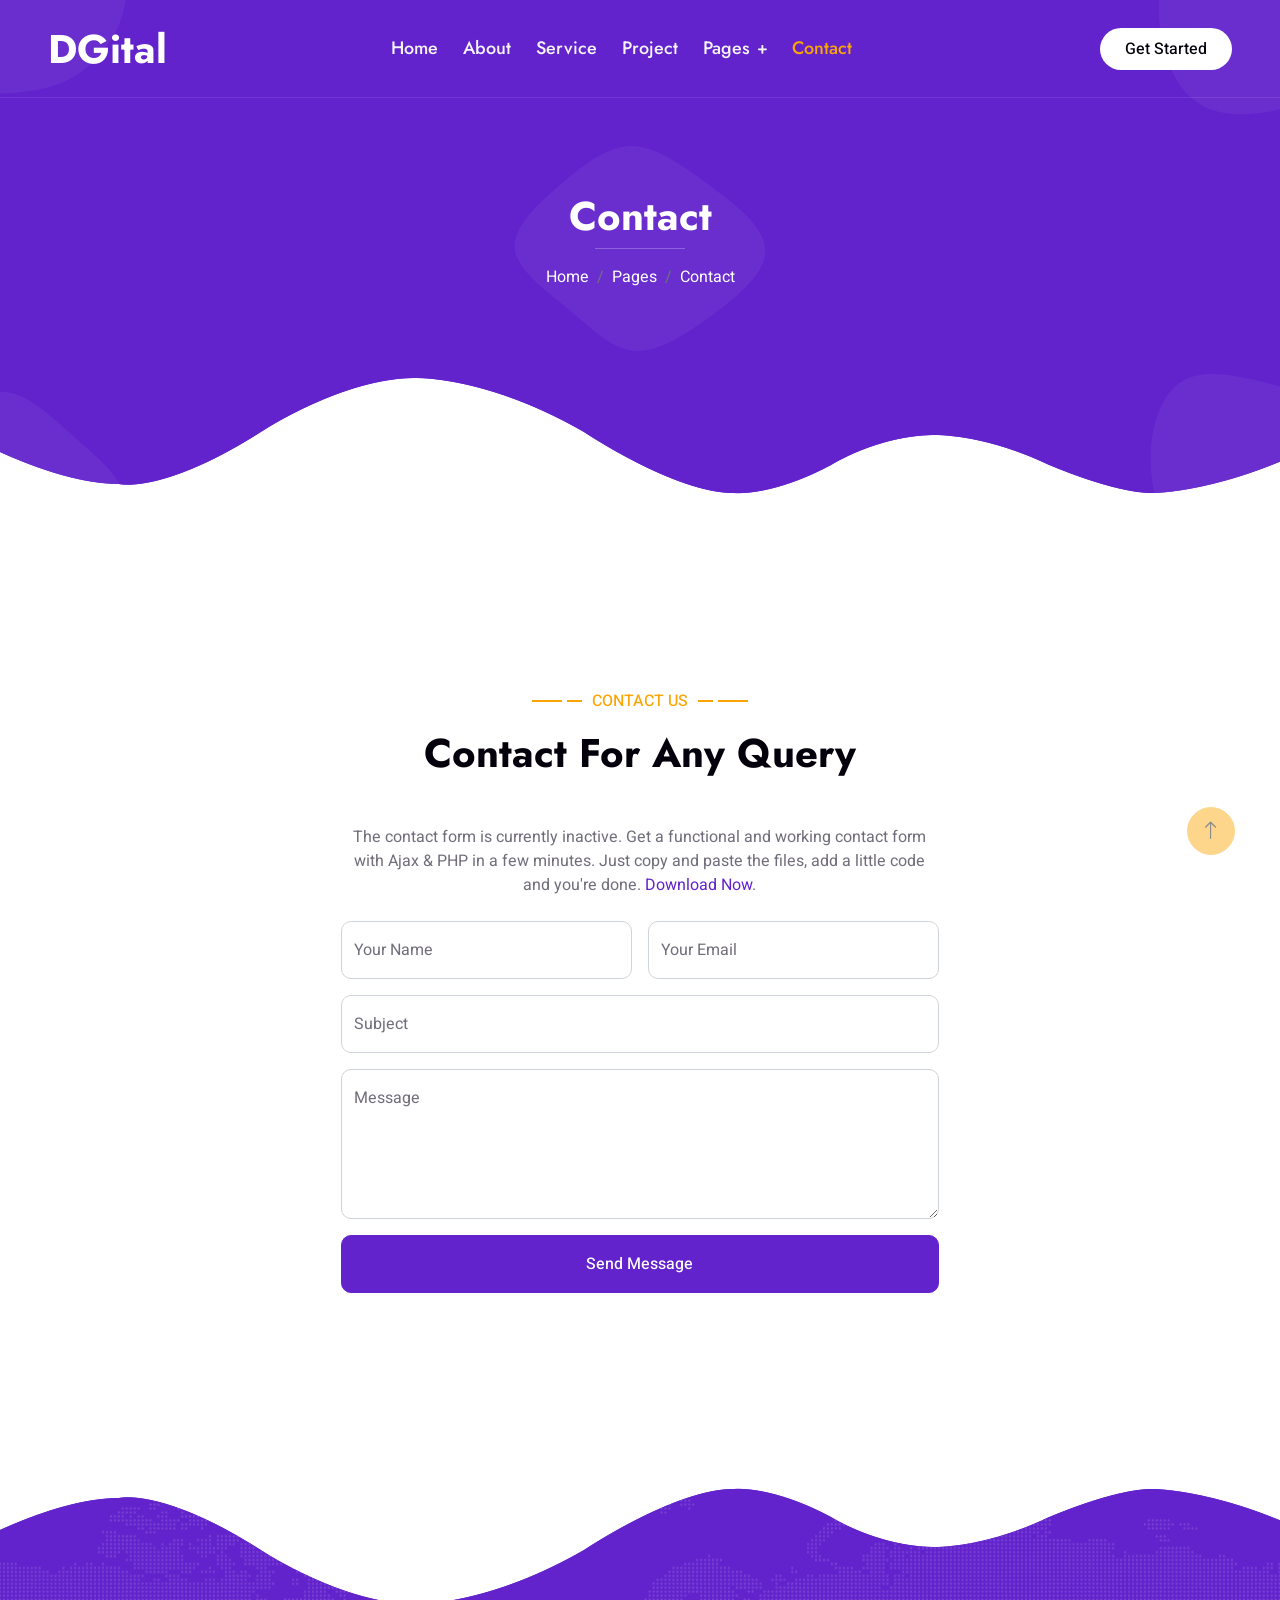
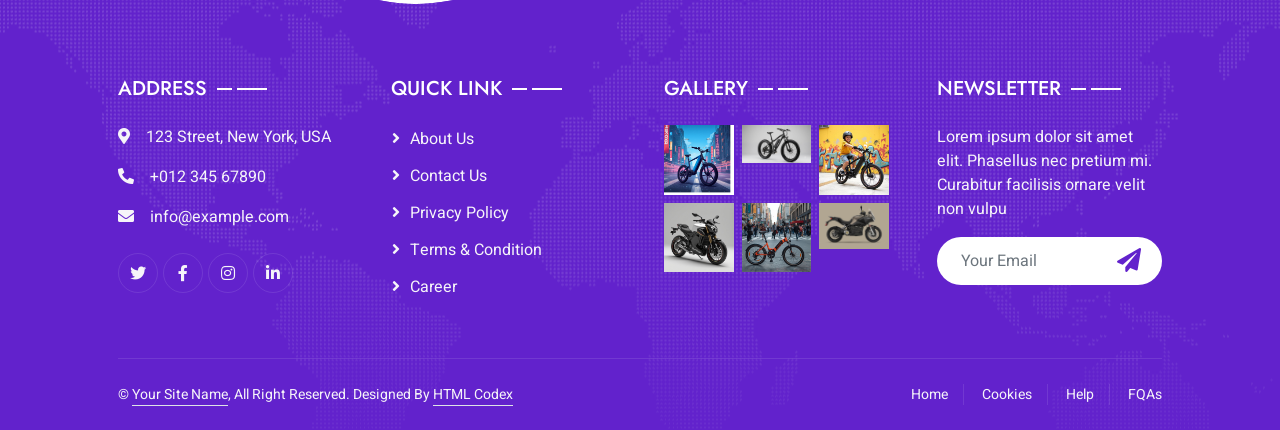
<file: contact.html>
<!DOCTYPE html>
<html lang="en">

<head>
    <meta charset="utf-8">
    <title>DGital - Digital Agency HTML Template</title>
    <meta content="width=device-width, initial-scale=1.0" name="viewport">
    <meta content="" name="keywords">
    <meta content="" name="description">

    <!-- Favicon -->
    <link href="img/favicon.ico" rel="icon">

    <!-- Google Web Fonts -->
    <link rel="preconnect" href="https://fonts.googleapis.com">
    <link rel="preconnect" href="https://fonts.gstatic.com" crossorigin>
    <link href="https://fonts.googleapis.com/css2?family=Heebo:wght@400;500&family=Jost:wght@500;600;700&display=swap" rel="stylesheet"> 

    <!-- Icon Font Stylesheet -->
    <link href="https://cdnjs.cloudflare.com/ajax/libs/font-awesome/5.10.0/css/all.min.css" rel="stylesheet">
    <link href="https://cdn.jsdelivr.net/npm/bootstrap-icons@1.4.1/font/bootstrap-icons.css" rel="stylesheet">

    <!-- Libraries Stylesheet -->
    <link href="lib/animate/animate.min.css" rel="stylesheet">
    <link href="lib/owlcarousel/assets/owl.carousel.min.css" rel="stylesheet">
    <link href="lib/lightbox/css/lightbox.min.css" rel="stylesheet">

    <!-- Customized Bootstrap Stylesheet -->
    <link href="css/bootstrap.min.css" rel="stylesheet">

    <!-- Template Stylesheet -->
    <link href="css/style.css" rel="stylesheet">
</head>

<body>
    <div class="container-xxl bg-white p-0">
        <!-- Spinner Start -->
        <div id="spinner" class="show bg-white position-fixed translate-middle w-100 vh-100 top-50 start-50 d-flex align-items-center justify-content-center">
            <div class="spinner-grow text-primary" style="width: 3rem; height: 3rem;" role="status">
                <span class="sr-only">Loading...</span>
            </div>
        </div>
        <!-- Spinner End -->


        <!-- Navbar & Hero Start -->
        <div class="container-xxl position-relative p-0">
            <nav class="navbar navbar-expand-lg navbar-light px-4 px-lg-5 py-3 py-lg-0">
                <a href="" class="navbar-brand p-0">
                    <h1 class="m-0">DGital</h1>
                    <!-- <img src="img/logo.png" alt="Logo"> -->
                </a>
                <button class="navbar-toggler" type="button" data-bs-toggle="collapse" data-bs-target="#navbarCollapse">
                    <span class="fa fa-bars"></span>
                </button>
                <div class="collapse navbar-collapse" id="navbarCollapse">
                    <div class="navbar-nav mx-auto py-0">
                        <a href="index.html" class="nav-item nav-link">Home</a>
                        <a href="about.html" class="nav-item nav-link">About</a>
                        <a href="service.html" class="nav-item nav-link">Service</a>
                        <a href="project.html" class="nav-item nav-link">Project</a>
                        <div class="nav-item dropdown">
                            <a href="#" class="nav-link dropdown-toggle" data-bs-toggle="dropdown">Pages</a>
                            <div class="dropdown-menu m-0">
                                <a href="team.html" class="dropdown-item">Our Team</a>
                                <a href="testimonial.html" class="dropdown-item">Testimonial</a>
                                <a href="404.html" class="dropdown-item">404 Page</a>
                            </div>
                        </div>
                        <a href="contact.html" class="nav-item nav-link active">Contact</a>
                    </div>
                    <a href="" class="btn rounded-pill py-2 px-4 ms-3 d-none d-lg-block">Get Started</a>
                </div>
            </nav>

            <div class="container-xxl py-5 bg-primary hero-header">
                <div class="container my-5 py-5 px-lg-5">
                    <div class="row g-5 py-5">
                        <div class="col-12 text-center">
                            <h1 class="text-white animated slideInDown">Contact</h1>
                            <hr class="bg-white mx-auto mt-0" style="width: 90px;">
                            <nav aria-label="breadcrumb">
                                <ol class="breadcrumb justify-content-center">
                                    <li class="breadcrumb-item"><a class="text-white" href="#">Home</a></li>
                                    <li class="breadcrumb-item"><a class="text-white" href="#">Pages</a></li>
                                    <li class="breadcrumb-item text-white active" aria-current="page">Contact</li>
                                </ol>
                            </nav>
                        </div>
                    </div>
                </div>
            </div>
        </div>
        <!-- Navbar & Hero End -->


        <!-- Contact Start -->
        <div class="container-xxl py-5">
            <div class="container py-5 px-lg-5">
                <div class="wow fadeInUp" data-wow-delay="0.1s">
                    <p class="section-title text-secondary justify-content-center"><span></span>Contact Us<span></span></p>
                    <h1 class="text-center mb-5">Contact For Any Query</h1>
                </div>
                <div class="row justify-content-center">
                    <div class="col-lg-7">
                        <div class="wow fadeInUp" data-wow-delay="0.3s">
                            <p class="text-center mb-4">The contact form is currently inactive. Get a functional and working contact form with Ajax & PHP in a few minutes. Just copy and paste the files, add a little code and you're done. <a href="https://htmlcodex.com/contact-form">Download Now</a>.</p>
                            <form>
                                <div class="row g-3">
                                    <div class="col-md-6">
                                        <div class="form-floating">
                                            <input type="text" class="form-control" id="name" placeholder="Your Name">
                                            <label for="name">Your Name</label>
                                        </div>
                                    </div>
                                    <div class="col-md-6">
                                        <div class="form-floating">
                                            <input type="email" class="form-control" id="email" placeholder="Your Email">
                                            <label for="email">Your Email</label>
                                        </div>
                                    </div>
                                    <div class="col-12">
                                        <div class="form-floating">
                                            <input type="text" class="form-control" id="subject" placeholder="Subject">
                                            <label for="subject">Subject</label>
                                        </div>
                                    </div>
                                    <div class="col-12">
                                        <div class="form-floating">
                                            <textarea class="form-control" placeholder="Leave a message here" id="message" style="height: 150px"></textarea>
                                            <label for="message">Message</label>
                                        </div>
                                    </div>
                                    <div class="col-12">
                                        <button class="btn btn-primary w-100 py-3" type="submit">Send Message</button>
                                    </div>
                                </div>
                            </form>
                        </div>
                    </div>
                </div>
            </div>
        </div>
        <!-- Contact End -->
        

        <!-- Footer Start -->
        <div class="container-fluid bg-primary text-light footer wow fadeIn" data-wow-delay="0.1s">
            <div class="container py-5 px-lg-5">
                <div class="row g-5">
                    <div class="col-md-6 col-lg-3">
                        <p class="section-title text-white h5 mb-4">Address<span></span></p>
                        <p><i class="fa fa-map-marker-alt me-3"></i>123 Street, New York, USA</p>
                        <p><i class="fa fa-phone-alt me-3"></i>+012 345 67890</p>
                        <p><i class="fa fa-envelope me-3"></i>info@example.com</p>
                        <div class="d-flex pt-2">
                            <a class="btn btn-outline-light btn-social" href=""><i class="fab fa-twitter"></i></a>
                            <a class="btn btn-outline-light btn-social" href=""><i class="fab fa-facebook-f"></i></a>
                            <a class="btn btn-outline-light btn-social" href=""><i class="fab fa-instagram"></i></a>
                            <a class="btn btn-outline-light btn-social" href=""><i class="fab fa-linkedin-in"></i></a>
                        </div>
                    </div>
                    <div class="col-md-6 col-lg-3">
                        <p class="section-title text-white h5 mb-4">Quick Link<span></span></p>
                        <a class="btn btn-link" href="">About Us</a>
                        <a class="btn btn-link" href="">Contact Us</a>
                        <a class="btn btn-link" href="">Privacy Policy</a>
                        <a class="btn btn-link" href="">Terms & Condition</a>
                        <a class="btn btn-link" href="">Career</a>
                    </div>
                    <div class="col-md-6 col-lg-3">
                        <p class="section-title text-white h5 mb-4">Gallery<span></span></p>
                        <div class="row g-2">
                            <div class="col-4">
                                <img class="img-fluid" src="img/portfolio-1.jpg" alt="Image">
                            </div>
                            <div class="col-4">
                                <img class="img-fluid" src="img/portfolio-2.jpg" alt="Image">
                            </div>
                            <div class="col-4">
                                <img class="img-fluid" src="img/portfolio-3.jpg" alt="Image">
                            </div>
                            <div class="col-4">
                                <img class="img-fluid" src="img/portfolio-4.jpg" alt="Image">
                            </div>
                            <div class="col-4">
                                <img class="img-fluid" src="img/portfolio-5.jpg" alt="Image">
                            </div>
                            <div class="col-4">
                                <img class="img-fluid" src="img/portfolio-6.jpg" alt="Image">
                            </div>
                        </div>
                    </div>
                    <div class="col-md-6 col-lg-3">
                        <p class="section-title text-white h5 mb-4">Newsletter<span></span></p>
                        <p>Lorem ipsum dolor sit amet elit. Phasellus nec pretium mi. Curabitur facilisis ornare velit non vulpu</p>
                        <div class="position-relative w-100 mt-3">
                            <input class="form-control border-0 rounded-pill w-100 ps-4 pe-5" type="text" placeholder="Your Email" style="height: 48px;">
                            <button type="button" class="btn shadow-none position-absolute top-0 end-0 mt-1 me-2"><i class="fa fa-paper-plane text-primary fs-4"></i></button>
                        </div>
                    </div>
                </div>
            </div>
            <div class="container px-lg-5">
                <div class="copyright">
                    <div class="row">
                        <div class="col-md-6 text-center text-md-start mb-3 mb-md-0">
                            &copy; <a class="border-bottom" href="#">Your Site Name</a>, All Right Reserved. 
							
							<!--/*** This template is free as long as you keep the footer author’s credit link/attribution link/backlink. If you'd like to use the template without the footer author’s credit link/attribution link/backlink, you can purchase the Credit Removal License from "https://htmlcodex.com/credit-removal". Thank you for your support. ***/-->
							Designed By <a class="border-bottom" href="https://htmlcodex.com">HTML Codex</a>
                        </div>
                        <div class="col-md-6 text-center text-md-end">
                            <div class="footer-menu">
                                <a href="">Home</a>
                                <a href="">Cookies</a>
                                <a href="">Help</a>
                                <a href="">FQAs</a>
                            </div>
                        </div>
                    </div>
                </div>
            </div>
        </div>
        <!-- Footer End -->


        <!-- Back to Top -->
        <a href="#" class="btn btn-lg btn-secondary btn-lg-square back-to-top"><i class="bi bi-arrow-up"></i></a>
    </div>

    <!-- JavaScript Libraries -->
    <script src="https://code.jquery.com/jquery-3.4.1.min.js"></script>
    <script src="https://cdn.jsdelivr.net/npm/bootstrap@5.0.0/dist/js/bootstrap.bundle.min.js"></script>
    <script src="lib/wow/wow.min.js"></script>
    <script src="lib/easing/easing.min.js"></script>
    <script src="lib/waypoints/waypoints.min.js"></script>
    <script src="lib/counterup/counterup.min.js"></script>
    <script src="lib/owlcarousel/owl.carousel.min.js"></script>
    <script src="lib/isotope/isotope.pkgd.min.js"></script>
    <script src="lib/lightbox/js/lightbox.min.js"></script>

    <!-- Template Javascript -->
    <script src="js/main.js"></script>
</body>

</html>
</file>
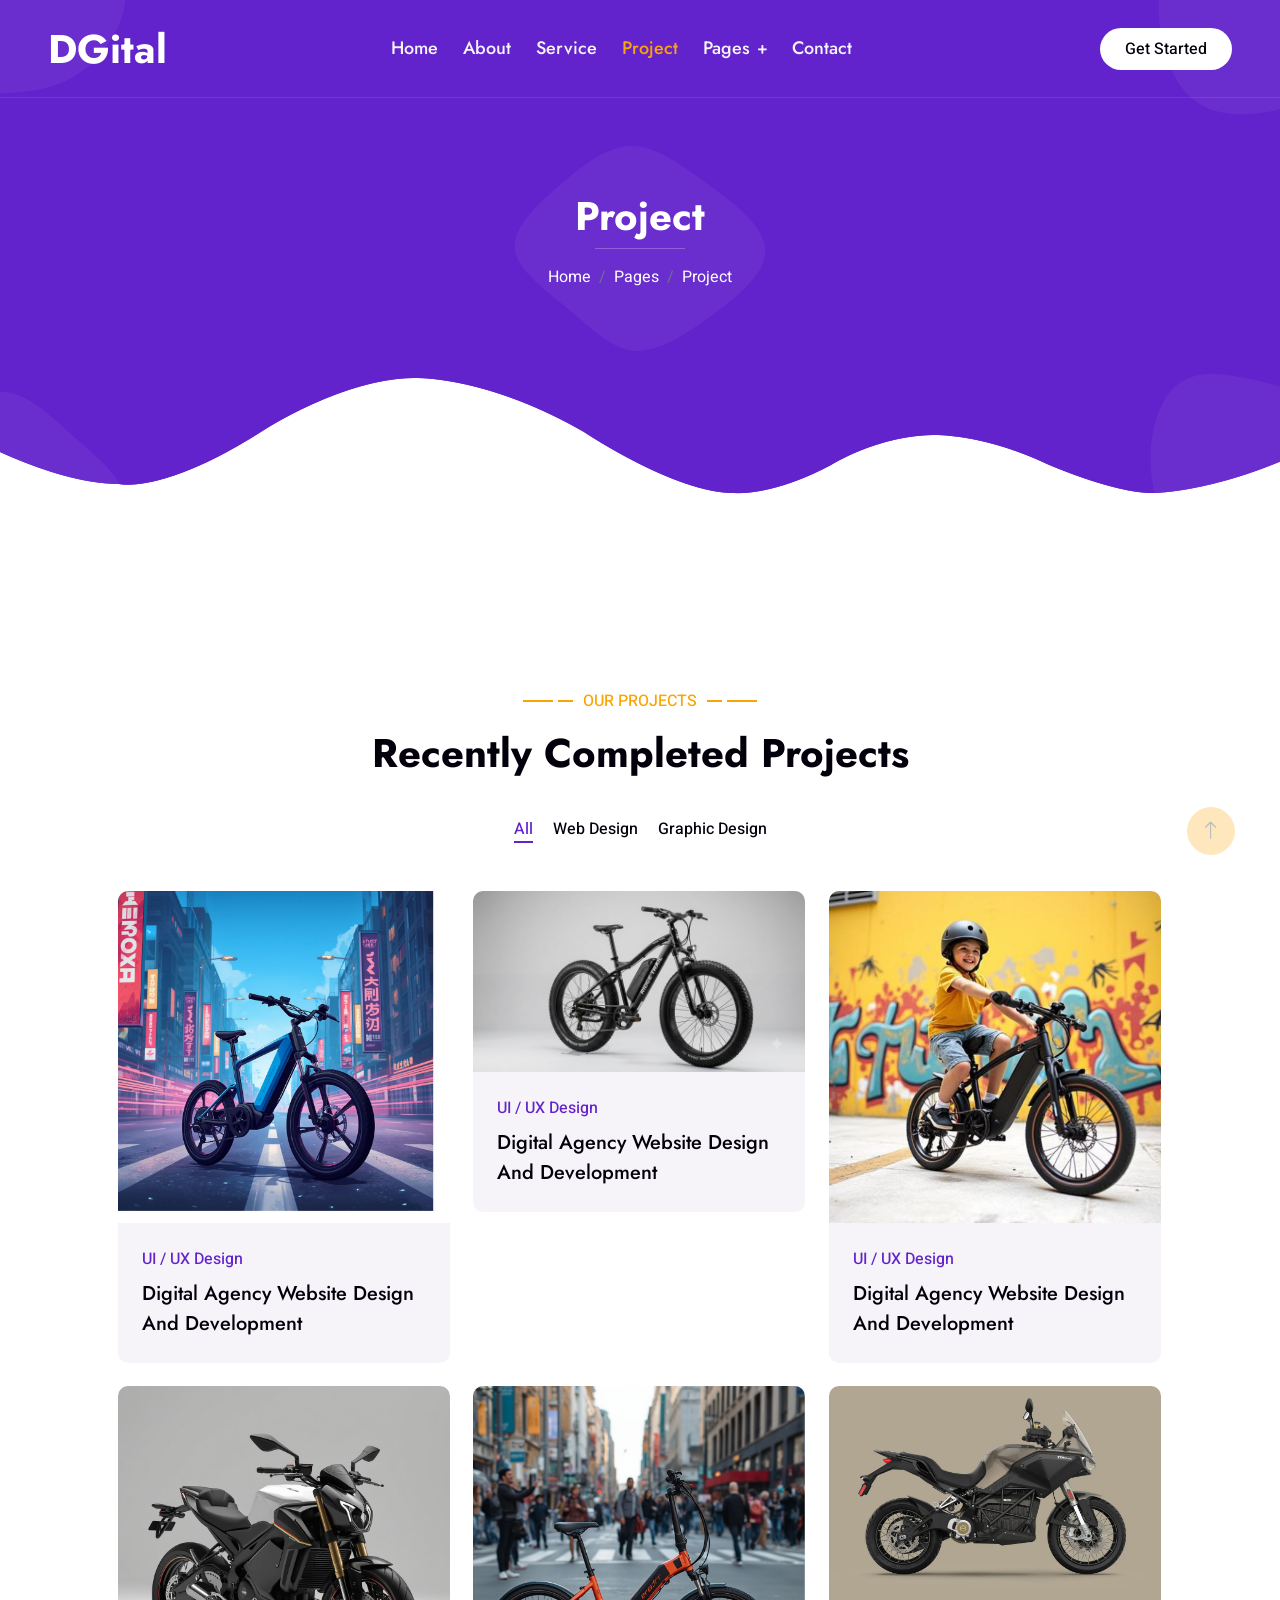
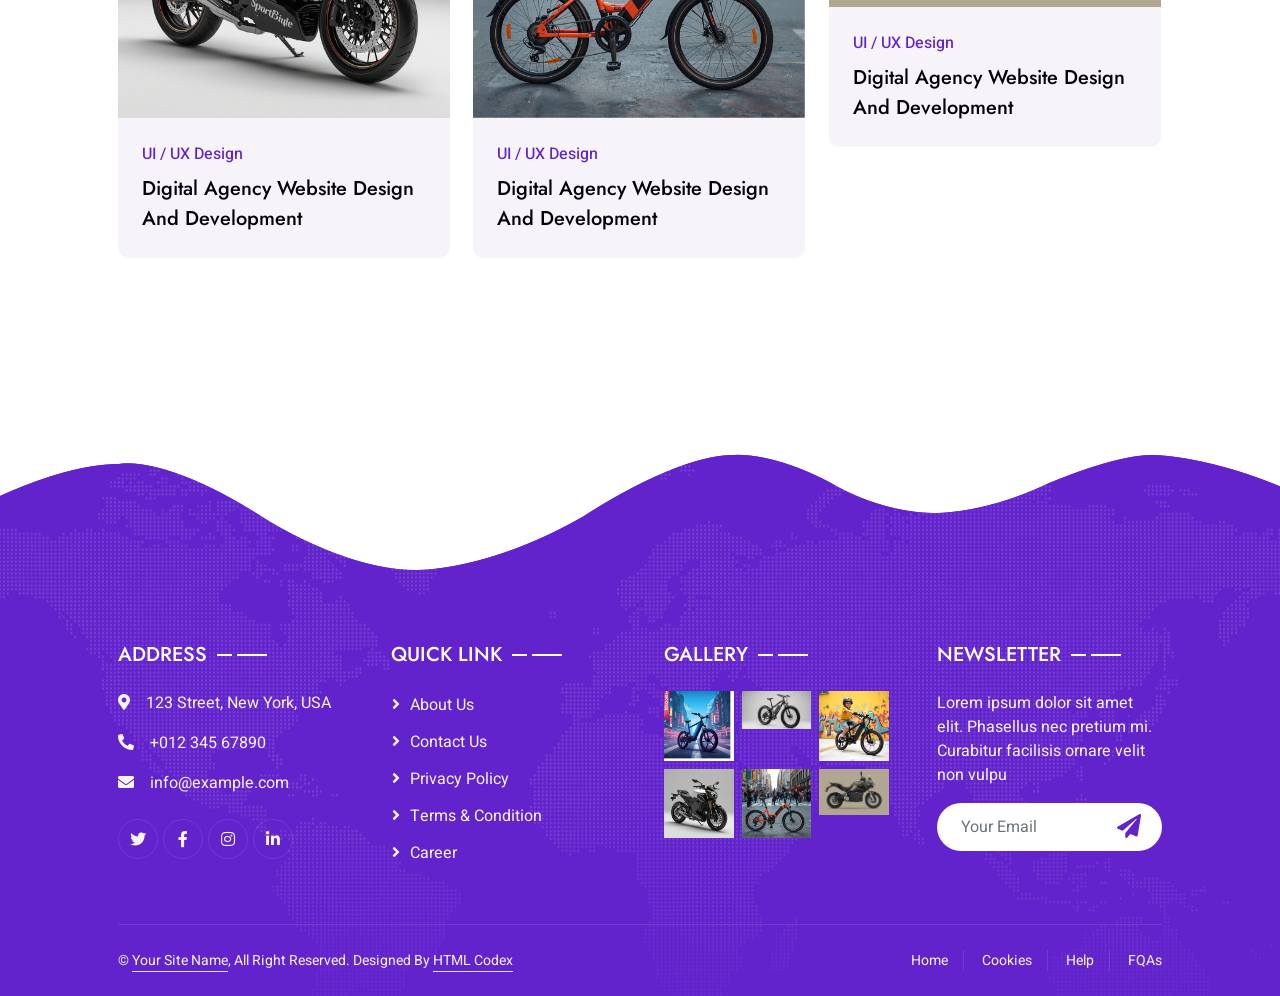
<file: project.html>
<!DOCTYPE html>
<html lang="en">

<head>
    <meta charset="utf-8">
    <title>E Ride - Digital Agency HTML Template</title>
    <meta content="width=device-width, initial-scale=1.0" name="viewport">
    <meta content="" name="keywords">
    <meta content="" name="description">

    <!-- Favicon -->
    <link href="img/favicon.ico" rel="icon">

    <!-- Google Web Fonts -->
    <link rel="preconnect" href="https://fonts.googleapis.com">
    <link rel="preconnect" href="https://fonts.gstatic.com" crossorigin>
    <link href="https://fonts.googleapis.com/css2?family=Heebo:wght@400;500&family=Jost:wght@500;600;700&display=swap" rel="stylesheet"> 

    <!-- Icon Font Stylesheet -->
    <link href="https://cdnjs.cloudflare.com/ajax/libs/font-awesome/5.10.0/css/all.min.css" rel="stylesheet">
    <link href="https://cdn.jsdelivr.net/npm/bootstrap-icons@1.4.1/font/bootstrap-icons.css" rel="stylesheet">

    <!-- Libraries Stylesheet -->
    <link href="lib/animate/animate.min.css" rel="stylesheet">
    <link href="lib/owlcarousel/assets/owl.carousel.min.css" rel="stylesheet">
    <link href="lib/lightbox/css/lightbox.min.css" rel="stylesheet">

    <!-- Customized Bootstrap Stylesheet -->
    <link href="css/bootstrap.min.css" rel="stylesheet">

    <!-- Template Stylesheet -->
    <link href="css/style.css" rel="stylesheet">
</head>

<body>
    <div class="container-xxl bg-white p-0">
        <!-- Spinner Start -->
        <div id="spinner" class="show bg-white position-fixed translate-middle w-100 vh-100 top-50 start-50 d-flex align-items-center justify-content-center">
            <div class="spinner-grow text-primary" style="width: 3rem; height: 3rem;" role="status">
                <span class="sr-only">Loading...</span>
            </div>
        </div>
        <!-- Spinner End -->


        <!-- Navbar & Hero Start -->
        <div class="container-xxl position-relative p-0">
            <nav class="navbar navbar-expand-lg navbar-light px-4 px-lg-5 py-3 py-lg-0">
                <a href="" class="navbar-brand p-0">
                    <h1 class="m-0">DGital</h1>
                    <!-- <img src="img/logo.png" alt="Logo"> -->
                </a>
                <button class="navbar-toggler" type="button" data-bs-toggle="collapse" data-bs-target="#navbarCollapse">
                    <span class="fa fa-bars"></span>
                </button>
                <div class="collapse navbar-collapse" id="navbarCollapse">
                    <div class="navbar-nav mx-auto py-0">
                        <a href="index.html" class="nav-item nav-link">Home</a>
                        <a href="about.html" class="nav-item nav-link">About</a>
                        <a href="service.html" class="nav-item nav-link">Service</a>
                        <a href="project.html" class="nav-item nav-link active">Project</a>
                        <div class="nav-item dropdown">
                            <a href="#" class="nav-link dropdown-toggle" data-bs-toggle="dropdown">Pages</a>
                            <div class="dropdown-menu m-0">
                                <a href="team.html" class="dropdown-item">Our Team</a>
                                <a href="testimonial.html" class="dropdown-item">Testimonial</a>
                                <a href="404.html" class="dropdown-item">404 Page</a>
                            </div>
                        </div>
                        <a href="contact.html" class="nav-item nav-link">Contact</a>
                    </div>
                    <a href="" class="btn rounded-pill py-2 px-4 ms-3 d-none d-lg-block">Get Started</a>
                </div>
            </nav>

            <div class="container-xxl py-5 bg-primary hero-header">
                <div class="container my-5 py-5 px-lg-5">
                    <div class="row g-5 py-5">
                        <div class="col-12 text-center">
                            <h1 class="text-white animated slideInDown">Project</h1>
                            <hr class="bg-white mx-auto mt-0" style="width: 90px;">
                            <nav aria-label="breadcrumb">
                                <ol class="breadcrumb justify-content-center">
                                    <li class="breadcrumb-item"><a class="text-white" href="#">Home</a></li>
                                    <li class="breadcrumb-item"><a class="text-white" href="#">Pages</a></li>
                                    <li class="breadcrumb-item text-white active" aria-current="page">Project</li>
                                </ol>
                            </nav>
                        </div>
                    </div>
                </div>
            </div>
        </div>
        <!-- Navbar & Hero End -->


        <!-- Projects Start -->
        <div class="container-xxl py-5">
            <div class="container py-5 px-lg-5">
                <div class="wow fadeInUp" data-wow-delay="0.1s">
                    <p class="section-title text-secondary justify-content-center"><span></span>Our Projects<span></span></p>
                    <h1 class="text-center mb-5">Recently Completed Projects</h1>
                </div>
                <div class="row mt-n2 wow fadeInUp" data-wow-delay="0.3s">
                    <div class="col-12 text-center">
                        <ul class="list-inline mb-5" id="portfolio-flters">
                            <li class="mx-2 active" data-filter="*">All</li>
                            <li class="mx-2" data-filter=".first">Web Design</li>
                            <li class="mx-2" data-filter=".second">Graphic Design</li>
                        </ul>
                    </div>
                </div>
                <div class="row g-4 portfolio-container">
                    <div class="col-lg-4 col-md-6 portfolio-item first wow fadeInUp" data-wow-delay="0.1s">
                        <div class="rounded overflow-hidden">
                            <div class="position-relative overflow-hidden">
                                <img class="img-fluid w-100" src="img/portfolio-1.jpg" alt="">
                                <div class="portfolio-overlay">
                                    <a class="btn btn-square btn-outline-light mx-1" href="img/portfolio-1.jpg" data-lightbox="portfolio"><i class="fa fa-eye"></i></a>
                                    <a class="btn btn-square btn-outline-light mx-1" href=""><i class="fa fa-link"></i></a>
                                </div>
                            </div>
                            <div class="bg-light p-4">
                                <p class="text-primary fw-medium mb-2">UI / UX Design</p>
                                <h5 class="lh-base mb-0">Digital Agency Website Design And Development</a>
                            </div>
                        </div>
                    </div>
                    <div class="col-lg-4 col-md-6 portfolio-item second wow fadeInUp" data-wow-delay="0.3s">
                        <div class="rounded overflow-hidden">
                            <div class="position-relative overflow-hidden">
                                <img class="img-fluid w-100" src="img/portfolio-2.jpg" alt="">
                                <div class="portfolio-overlay">
                                    <a class="btn btn-square btn-outline-light mx-1" href="img/portfolio-2.jpg" data-lightbox="portfolio"><i class="fa fa-eye"></i></a>
                                    <a class="btn btn-square btn-outline-light mx-1" href=""><i class="fa fa-link"></i></a>
                                </div>
                            </div>
                            <div class="bg-light p-4">
                                <p class="text-primary fw-medium mb-2">UI / UX Design</p>
                                <h5 class="lh-base mb-0">Digital Agency Website Design And Development</a>
                            </div>
                        </div>
                    </div>
                    <div class="col-lg-4 col-md-6 portfolio-item first wow fadeInUp" data-wow-delay="0.5s">
                        <div class="rounded overflow-hidden">
                            <div class="position-relative overflow-hidden">
                                <img class="img-fluid w-100" src="img/portfolio-3.jpg" alt="">
                                <div class="portfolio-overlay">
                                    <a class="btn btn-square btn-outline-light mx-1" href="img/portfolio-3.jpg" data-lightbox="portfolio"><i class="fa fa-eye"></i></a>
                                    <a class="btn btn-square btn-outline-light mx-1" href=""><i class="fa fa-link"></i></a>
                                </div>
                            </div>
                            <div class="bg-light p-4">
                                <p class="text-primary fw-medium mb-2">UI / UX Design</p>
                                <h5 class="lh-base mb-0">Digital Agency Website Design And Development</a>
                            </div>
                        </div>
                    </div>
                    <div class="col-lg-4 col-md-6 portfolio-item second wow fadeInUp" data-wow-delay="0.1s">
                        <div class="rounded overflow-hidden">
                            <div class="position-relative overflow-hidden">
                                <img class="img-fluid w-100" src="img/portfolio-4.jpg" alt="">
                                <div class="portfolio-overlay">
                                    <a class="btn btn-square btn-outline-light mx-1" href="img/portfolio-4.jpg" data-lightbox="portfolio"><i class="fa fa-eye"></i></a>
                                    <a class="btn btn-square btn-outline-light mx-1" href=""><i class="fa fa-link"></i></a>
                                </div>
                            </div>
                            <div class="bg-light p-4">
                                <p class="text-primary fw-medium mb-2">UI / UX Design</p>
                                <h5 class="lh-base mb-0">Digital Agency Website Design And Development</a>
                            </div>
                        </div>
                    </div>
                    <div class="col-lg-4 col-md-6 portfolio-item first wow fadeInUp" data-wow-delay="0.3s">
                        <div class="rounded overflow-hidden">
                            <div class="position-relative overflow-hidden">
                                <img class="img-fluid w-100" src="img/portfolio-5.jpg" alt="">
                                <div class="portfolio-overlay">
                                    <a class="btn btn-square btn-outline-light mx-1" href="img/portfolio-5.jpg" data-lightbox="portfolio"><i class="fa fa-eye"></i></a>
                                    <a class="btn btn-square btn-outline-light mx-1" href=""><i class="fa fa-link"></i></a>
                                </div>
                            </div>
                            <div class="bg-light p-4">
                                <p class="text-primary fw-medium mb-2">UI / UX Design</p>
                                <h5 class="lh-base mb-0">Digital Agency Website Design And Development</a>
                            </div>
                        </div>
                    </div>
                    <div class="col-lg-4 col-md-6 portfolio-item second wow fadeInUp" data-wow-delay="0.5s">
                        <div class="rounded overflow-hidden">
                            <div class="position-relative overflow-hidden">
                                <img class="img-fluid w-100" src="img/portfolio-6.jpg" alt="">
                                <div class="portfolio-overlay">
                                    <a class="btn btn-square btn-outline-light mx-1" href="img/portfolio-6.jpg" data-lightbox="portfolio"><i class="fa fa-eye"></i></a>
                                    <a class="btn btn-square btn-outline-light mx-1" href=""><i class="fa fa-link"></i></a>
                                </div>
                            </div>
                            <div class="bg-light p-4">
                                <p class="text-primary fw-medium mb-2">UI / UX Design</p>
                                <h5 class="lh-base mb-0">Digital Agency Website Design And Development</a>
                            </div>
                        </div>
                    </div>
                </div>
            </div>
        </div>
        <!-- Projects End -->
        

        <!-- Footer Start -->
        <div class="container-fluid bg-primary text-light footer wow fadeIn" data-wow-delay="0.1s">
            <div class="container py-5 px-lg-5">
                <div class="row g-5">
                    <div class="col-md-6 col-lg-3">
                        <p class="section-title text-white h5 mb-4">Address<span></span></p>
                        <p><i class="fa fa-map-marker-alt me-3"></i>123 Street, New York, USA</p>
                        <p><i class="fa fa-phone-alt me-3"></i>+012 345 67890</p>
                        <p><i class="fa fa-envelope me-3"></i>info@example.com</p>
                        <div class="d-flex pt-2">
                            <a class="btn btn-outline-light btn-social" href=""><i class="fab fa-twitter"></i></a>
                            <a class="btn btn-outline-light btn-social" href=""><i class="fab fa-facebook-f"></i></a>
                            <a class="btn btn-outline-light btn-social" href=""><i class="fab fa-instagram"></i></a>
                            <a class="btn btn-outline-light btn-social" href=""><i class="fab fa-linkedin-in"></i></a>
                        </div>
                    </div>
                    <div class="col-md-6 col-lg-3">
                        <p class="section-title text-white h5 mb-4">Quick Link<span></span></p>
                        <a class="btn btn-link" href="">About Us</a>
                        <a class="btn btn-link" href="">Contact Us</a>
                        <a class="btn btn-link" href="">Privacy Policy</a>
                        <a class="btn btn-link" href="">Terms & Condition</a>
                        <a class="btn btn-link" href="">Career</a>
                    </div>
                    <div class="col-md-6 col-lg-3">
                        <p class="section-title text-white h5 mb-4">Gallery<span></span></p>
                        <div class="row g-2">
                            <div class="col-4">
                                <img class="img-fluid" src="img/portfolio-1.jpg" alt="Image">
                            </div>
                            <div class="col-4">
                                <img class="img-fluid" src="img/portfolio-2.jpg" alt="Image">
                            </div>
                            <div class="col-4">
                                <img class="img-fluid" src="img/portfolio-3.jpg" alt="Image">
                            </div>
                            <div class="col-4">
                                <img class="img-fluid" src="img/portfolio-4.jpg" alt="Image">
                            </div>
                            <div class="col-4">
                                <img class="img-fluid" src="img/portfolio-5.jpg" alt="Image">
                            </div>
                            <div class="col-4">
                                <img class="img-fluid" src="img/portfolio-6.jpg" alt="Image">
                            </div>
                        </div>
                    </div>
                    <div class="col-md-6 col-lg-3">
                        <p class="section-title text-white h5 mb-4">Newsletter<span></span></p>
                        <p>Lorem ipsum dolor sit amet elit. Phasellus nec pretium mi. Curabitur facilisis ornare velit non vulpu</p>
                        <div class="position-relative w-100 mt-3">
                            <input class="form-control border-0 rounded-pill w-100 ps-4 pe-5" type="text" placeholder="Your Email" style="height: 48px;">
                            <button type="button" class="btn shadow-none position-absolute top-0 end-0 mt-1 me-2"><i class="fa fa-paper-plane text-primary fs-4"></i></button>
                        </div>
                    </div>
                </div>
            </div>
            <div class="container px-lg-5">
                <div class="copyright">
                    <div class="row">
                        <div class="col-md-6 text-center text-md-start mb-3 mb-md-0">
                            &copy; <a class="border-bottom" href="#">Your Site Name</a>, All Right Reserved. 
							
							<!--/*** This template is free as long as you keep the footer author’s credit link/attribution link/backlink. If you'd like to use the template without the footer author’s credit link/attribution link/backlink, you can purchase the Credit Removal License from "https://htmlcodex.com/credit-removal". Thank you for your support. ***/-->
							Designed By <a class="border-bottom" href="https://htmlcodex.com">HTML Codex</a>
                        </div>
                        <div class="col-md-6 text-center text-md-end">
                            <div class="footer-menu">
                                <a href="">Home</a>
                                <a href="">Cookies</a>
                                <a href="">Help</a>
                                <a href="">FQAs</a>
                            </div>
                        </div>
                    </div>
                </div>
            </div>
        </div>
        <!-- Footer End -->


        <!-- Back to Top -->
        <a href="#" class="btn btn-lg btn-secondary btn-lg-square back-to-top"><i class="bi bi-arrow-up"></i></a>
    </div>

    <!-- JavaScript Libraries -->
    <script src="https://code.jquery.com/jquery-3.4.1.min.js"></script>
    <script src="https://cdn.jsdelivr.net/npm/bootstrap@5.0.0/dist/js/bootstrap.bundle.min.js"></script>
    <script src="lib/wow/wow.min.js"></script>
    <script src="lib/easing/easing.min.js"></script>
    <script src="lib/waypoints/waypoints.min.js"></script>
    <script src="lib/counterup/counterup.min.js"></script>
    <script src="lib/owlcarousel/owl.carousel.min.js"></script>
    <script src="lib/isotope/isotope.pkgd.min.js"></script>
    <script src="lib/lightbox/js/lightbox.min.js"></script>

    <!-- Template Javascript -->
    <script src="js/main.js"></script>
</body>

</html>
</file>
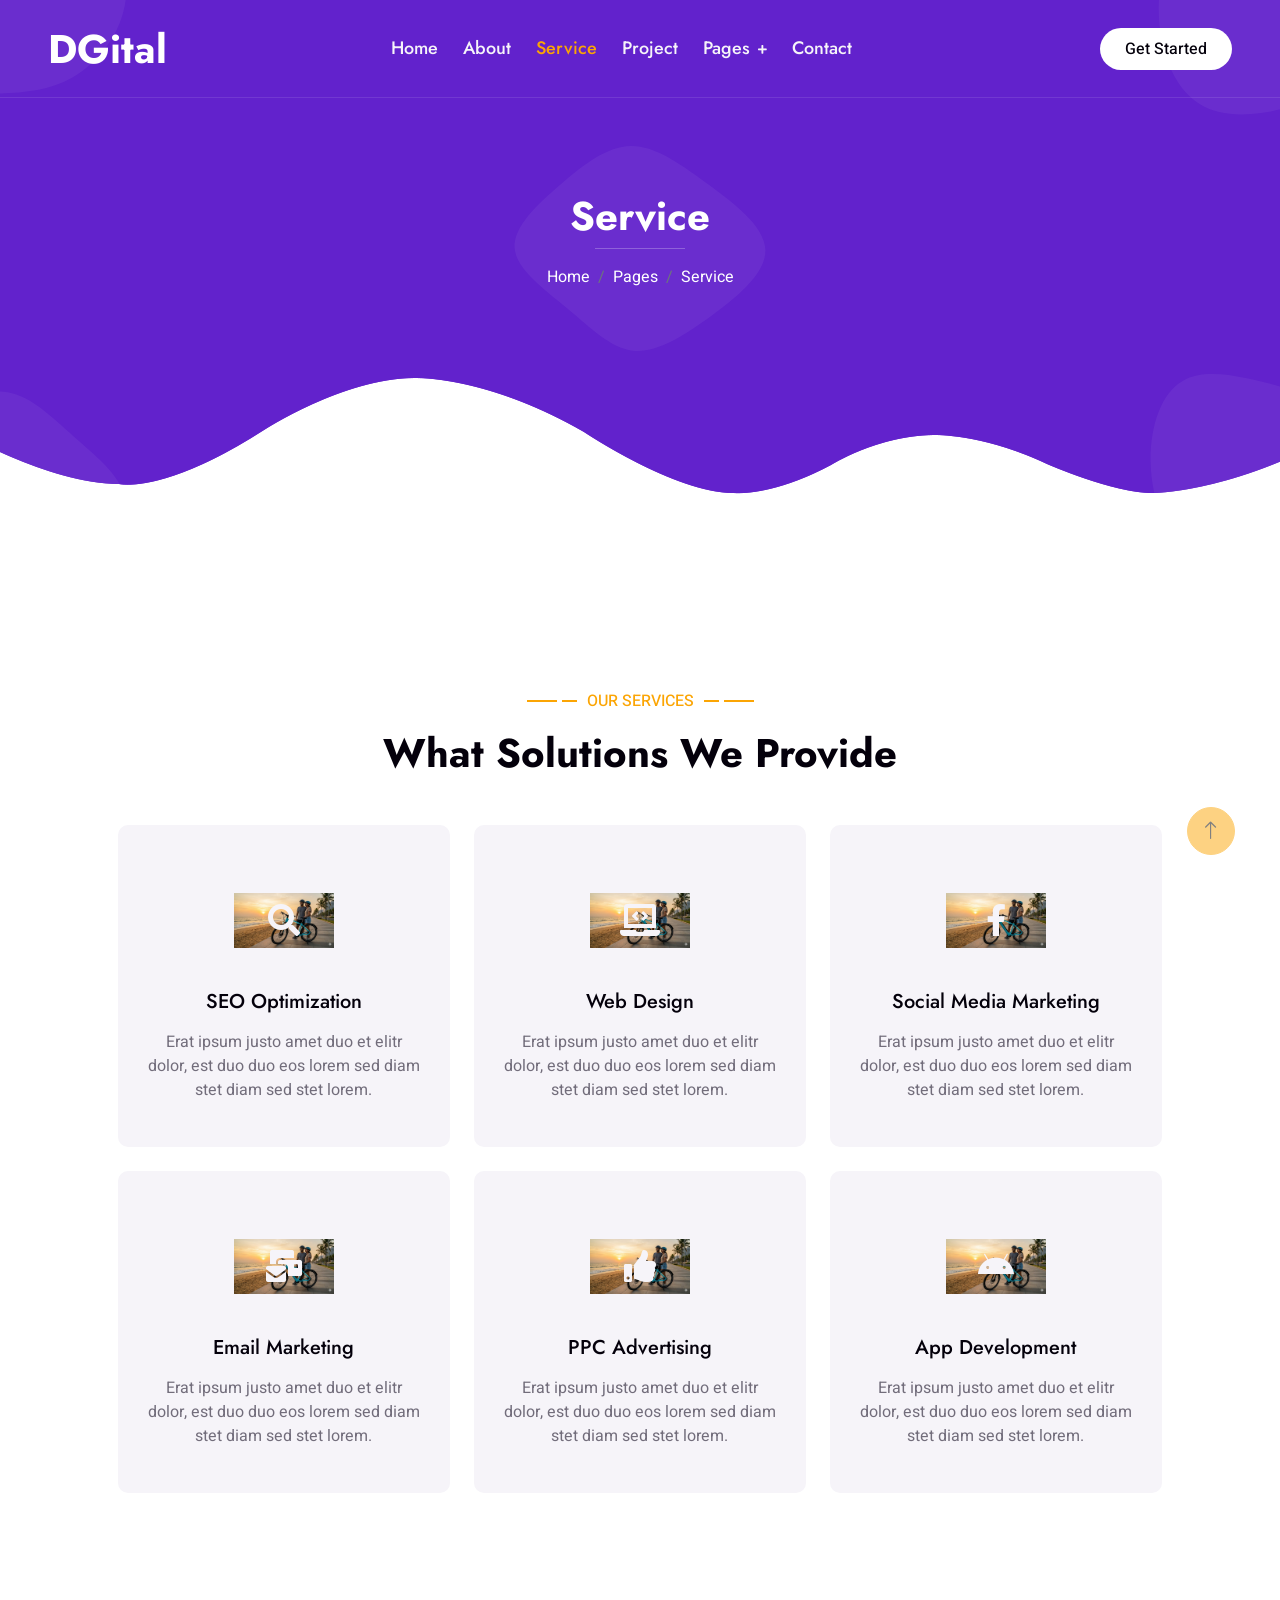
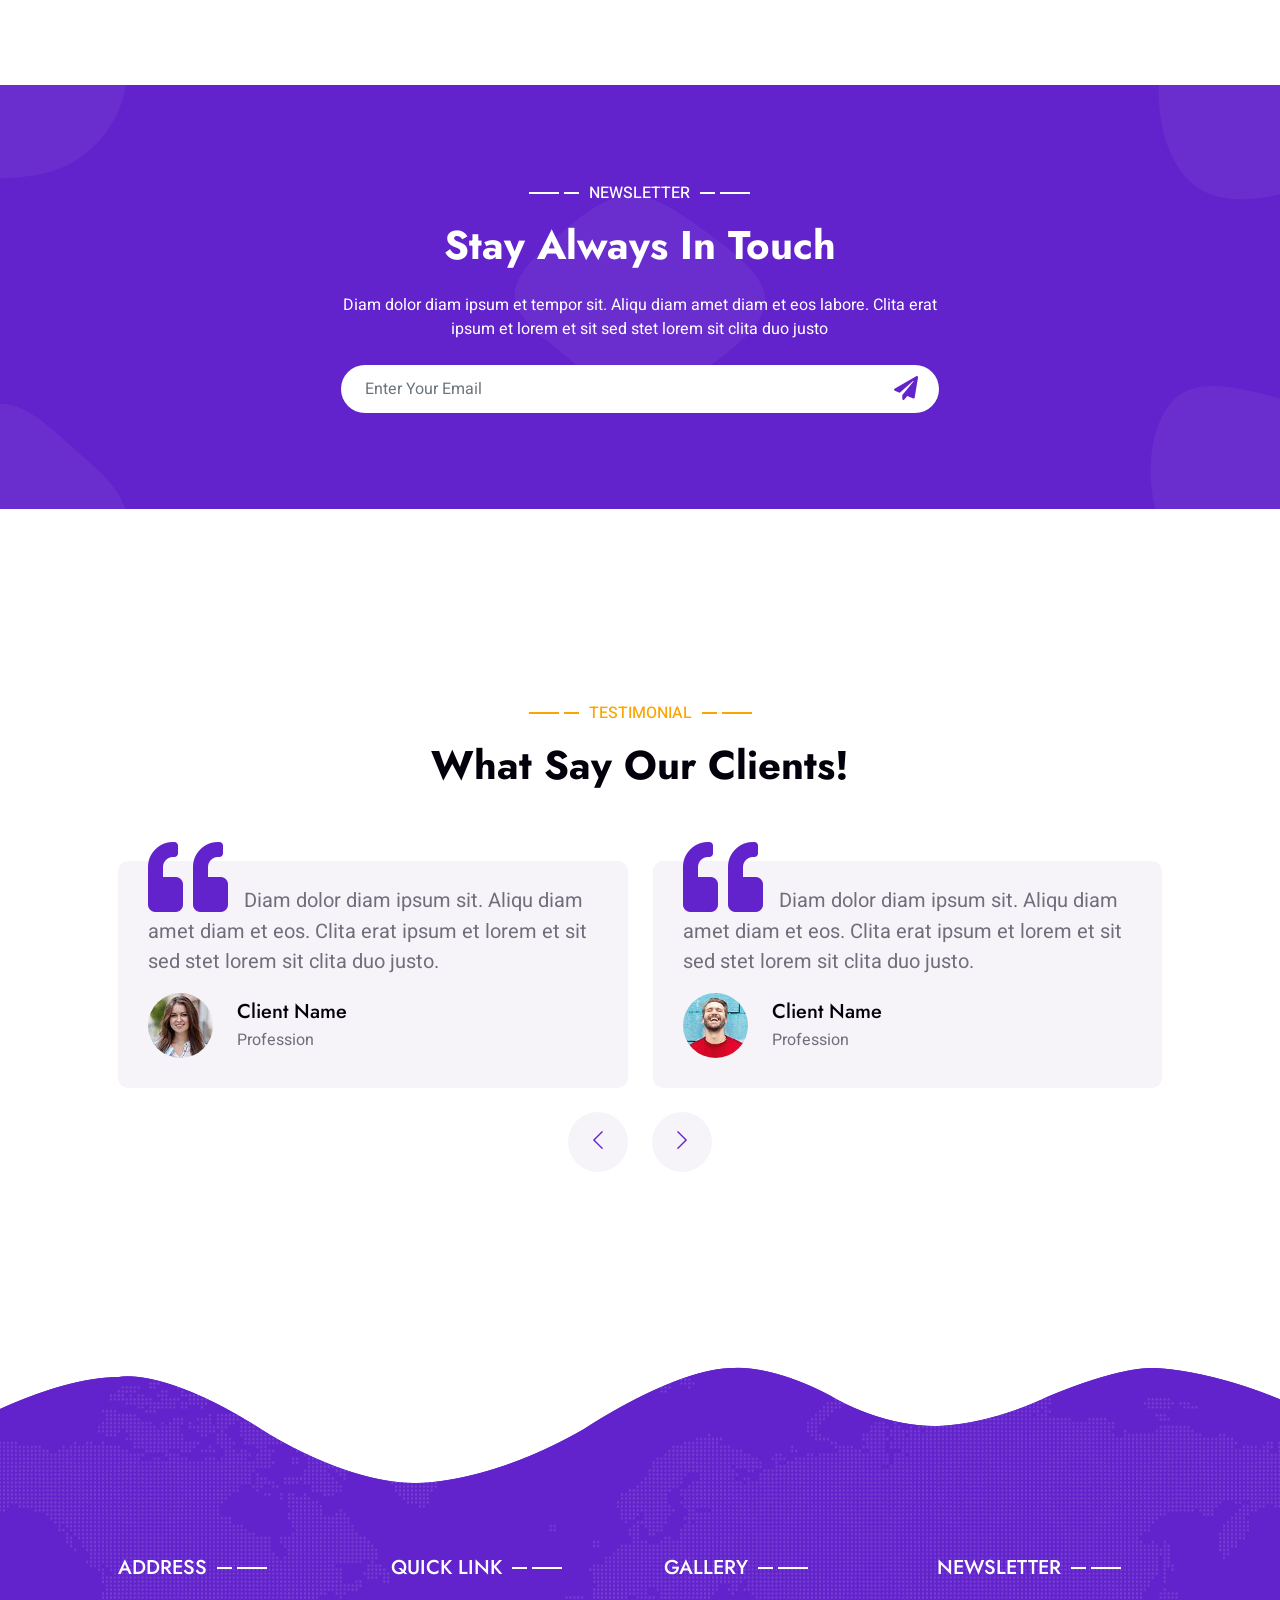
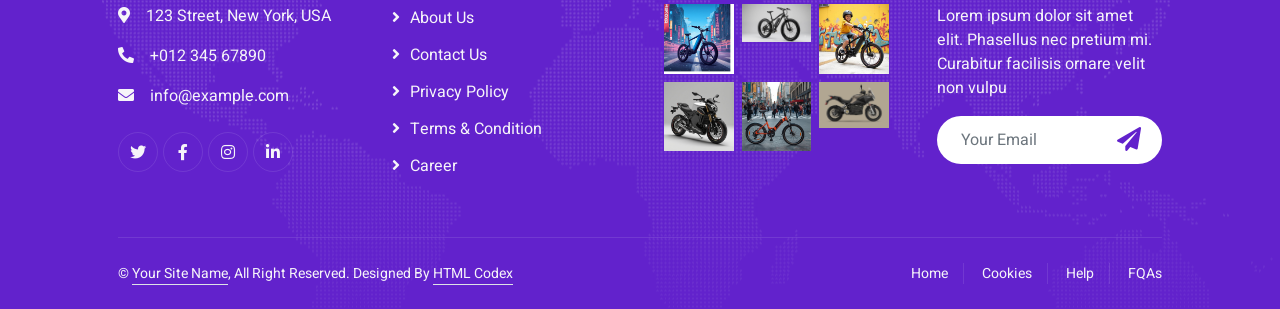
<file: service.html>
<!DOCTYPE html>
<html lang="en">

<head>
    <meta charset="utf-8">
    <title>DGital - Digital Agency HTML Template</title>
    <meta content="width=device-width, initial-scale=1.0" name="viewport">
    <meta content="" name="keywords">
    <meta content="" name="description">

    <!-- Favicon -->
    <link href="img/favicon.ico" rel="icon">

    <!-- Google Web Fonts -->
    <link rel="preconnect" href="https://fonts.googleapis.com">
    <link rel="preconnect" href="https://fonts.gstatic.com" crossorigin>
    <link href="https://fonts.googleapis.com/css2?family=Heebo:wght@400;500&family=Jost:wght@500;600;700&display=swap" rel="stylesheet"> 

    <!-- Icon Font Stylesheet -->
    <link href="https://cdnjs.cloudflare.com/ajax/libs/font-awesome/5.10.0/css/all.min.css" rel="stylesheet">
    <link href="https://cdn.jsdelivr.net/npm/bootstrap-icons@1.4.1/font/bootstrap-icons.css" rel="stylesheet">

    <!-- Libraries Stylesheet -->
    <link href="lib/animate/animate.min.css" rel="stylesheet">
    <link href="lib/owlcarousel/assets/owl.carousel.min.css" rel="stylesheet">
    <link href="lib/lightbox/css/lightbox.min.css" rel="stylesheet">

    <!-- Customized Bootstrap Stylesheet -->
    <link href="css/bootstrap.min.css" rel="stylesheet">

    <!-- Template Stylesheet -->
    <link href="css/style.css" rel="stylesheet">
</head>

<body>
    <div class="container-xxl bg-white p-0">
        <!-- Spinner Start -->
        <div id="spinner" class="show bg-white position-fixed translate-middle w-100 vh-100 top-50 start-50 d-flex align-items-center justify-content-center">
            <div class="spinner-grow text-primary" style="width: 3rem; height: 3rem;" role="status">
                <span class="sr-only">Loading...</span>
            </div>
        </div>
        <!-- Spinner End -->


        <!-- Navbar & Hero Start -->
        <div class="container-xxl position-relative p-0">
            <nav class="navbar navbar-expand-lg navbar-light px-4 px-lg-5 py-3 py-lg-0">
                <a href="" class="navbar-brand p-0">
                    <h1 class="m-0">DGital</h1>
                    <!-- <img src="img/logo.png" alt="Logo"> -->
                </a>
                <button class="navbar-toggler" type="button" data-bs-toggle="collapse" data-bs-target="#navbarCollapse">
                    <span class="fa fa-bars"></span>
                </button>
                <div class="collapse navbar-collapse" id="navbarCollapse">
                    <div class="navbar-nav mx-auto py-0">
                        <a href="index.html" class="nav-item nav-link">Home</a>
                        <a href="about.html" class="nav-item nav-link">About</a>
                        <a href="service.html" class="nav-item nav-link active">Service</a>
                        <a href="project.html" class="nav-item nav-link">Project</a>
                        <div class="nav-item dropdown">
                            <a href="#" class="nav-link dropdown-toggle" data-bs-toggle="dropdown">Pages</a>
                            <div class="dropdown-menu m-0">
                                <a href="team.html" class="dropdown-item">Our Team</a>
                                <a href="testimonial.html" class="dropdown-item">Testimonial</a>
                                <a href="404.html" class="dropdown-item">404 Page</a>
                            </div>
                        </div>
                        <a href="contact.html" class="nav-item nav-link">Contact</a>
                    </div>
                    <a href="" class="btn rounded-pill py-2 px-4 ms-3 d-none d-lg-block">Get Started</a>
                </div>
            </nav>

            <div class="container-xxl py-5 bg-primary hero-header">
                <div class="container my-5 py-5 px-lg-5">
                    <div class="row g-5 py-5">
                        <div class="col-12 text-center">
                            <h1 class="text-white animated slideInDown">Service</h1>
                            <hr class="bg-white mx-auto mt-0" style="width: 90px;">
                            <nav aria-label="breadcrumb">
                                <ol class="breadcrumb justify-content-center">
                                    <li class="breadcrumb-item"><a class="text-white" href="#">Home</a></li>
                                    <li class="breadcrumb-item"><a class="text-white" href="#">Pages</a></li>
                                    <li class="breadcrumb-item text-white active" aria-current="page">Service</li>
                                </ol>
                            </nav>
                        </div>
                    </div>
                </div>
            </div>
        </div>
        <!-- Navbar & Hero End -->


        <!-- Service Start -->
        <div class="container-xxl py-5">
            <div class="container py-5 px-lg-5">
                <div class="wow fadeInUp" data-wow-delay="0.1s">
                    <p class="section-title text-secondary justify-content-center"><span></span>Our Services<span></span></p>
                    <h1 class="text-center mb-5">What Solutions We Provide</h1>
                </div>
                <div class="row g-4">
                    <div class="col-lg-4 col-md-6 wow fadeInUp" data-wow-delay="0.1s">
                        <div class="service-item d-flex flex-column text-center rounded">
                            <div class="service-icon flex-shrink-0">
                                <i class="fa fa-search fa-2x"></i>
                            </div>
                            <h5 class="mb-3">SEO Optimization</h5>
                            <p class="m-0">Erat ipsum justo amet duo et elitr dolor, est duo duo eos lorem sed diam stet diam sed stet lorem.</p>
                            <a class="btn btn-square" href=""><i class="fa fa-arrow-right"></i></a>
                        </div>
                    </div>
                    <div class="col-lg-4 col-md-6 wow fadeInUp" data-wow-delay="0.3s">
                        <div class="service-item d-flex flex-column text-center rounded">
                            <div class="service-icon flex-shrink-0">
                                <i class="fa fa-laptop-code fa-2x"></i>
                            </div>
                            <h5 class="mb-3">Web Design</h5>
                            <p class="m-0">Erat ipsum justo amet duo et elitr dolor, est duo duo eos lorem sed diam stet diam sed stet lorem.</p>
                            <a class="btn btn-square" href=""><i class="fa fa-arrow-right"></i></a>
                        </div>
                    </div>
                    <div class="col-lg-4 col-md-6 wow fadeInUp" data-wow-delay="0.5s">
                        <div class="service-item d-flex flex-column text-center rounded">
                            <div class="service-icon flex-shrink-0">
                                <i class="fab fa-facebook-f fa-2x"></i>
                            </div>
                            <h5 class="mb-3">Social Media Marketing</h5>
                            <p class="m-0">Erat ipsum justo amet duo et elitr dolor, est duo duo eos lorem sed diam stet diam sed stet lorem.</p>
                            <a class="btn btn-square" href=""><i class="fa fa-arrow-right"></i></a>
                        </div>
                    </div>
                    <div class="col-lg-4 col-md-6 wow fadeInUp" data-wow-delay="0.1s">
                        <div class="service-item d-flex flex-column text-center rounded">
                            <div class="service-icon flex-shrink-0">
                                <i class="fa fa-mail-bulk fa-2x"></i>
                            </div>
                            <h5 class="mb-3">Email Marketing</h5>
                            <p class="m-0">Erat ipsum justo amet duo et elitr dolor, est duo duo eos lorem sed diam stet diam sed stet lorem.</p>
                            <a class="btn btn-square" href=""><i class="fa fa-arrow-right"></i></a>
                        </div>
                    </div>
                    <div class="col-lg-4 col-md-6 wow fadeInUp" data-wow-delay="0.3s">
                        <div class="service-item d-flex flex-column text-center rounded">
                            <div class="service-icon flex-shrink-0">
                                <i class="fa fa-thumbs-up fa-2x"></i>
                            </div>
                            <h5 class="mb-3">PPC Advertising</h5>
                            <p class="m-0">Erat ipsum justo amet duo et elitr dolor, est duo duo eos lorem sed diam stet diam sed stet lorem.</p>
                            <a class="btn btn-square" href=""><i class="fa fa-arrow-right"></i></a>
                        </div>
                    </div>
                    <div class="col-lg-4 col-md-6 wow fadeInUp" data-wow-delay="0.5s">
                        <div class="service-item d-flex flex-column text-center rounded">
                            <div class="service-icon flex-shrink-0">
                                <i class="fab fa-android fa-2x"></i>
                            </div>
                            <h5 class="mb-3">App Development</h5>
                            <p class="m-0">Erat ipsum justo amet duo et elitr dolor, est duo duo eos lorem sed diam stet diam sed stet lorem.</p>
                            <a class="btn btn-square" href=""><i class="fa fa-arrow-right"></i></a>
                        </div>
                    </div>
                </div>
            </div>
        </div>
        <!-- Service End -->


        <!-- Newsletter Start -->
        <div class="container-xxl bg-primary newsletter py-5 wow fadeInUp" data-wow-delay="0.1s">
            <div class="container py-5 px-lg-5">
                <div class="row justify-content-center">
                    <div class="col-lg-7 text-center">
                        <p class="section-title text-white justify-content-center"><span></span>Newsletter<span></span></p>
                        <h1 class="text-center text-white mb-4">Stay Always In Touch</h1>
                        <p class="text-white mb-4">Diam dolor diam ipsum et tempor sit. Aliqu diam amet diam et eos labore. Clita erat ipsum et lorem et sit sed stet lorem sit clita duo justo</p>
                        <div class="position-relative w-100 mt-3">
                            <input class="form-control border-0 rounded-pill w-100 ps-4 pe-5" type="text" placeholder="Enter Your Email" style="height: 48px;">
                            <button type="button" class="btn shadow-none position-absolute top-0 end-0 mt-1 me-2"><i class="fa fa-paper-plane text-primary fs-4"></i></button>
                        </div>
                    </div>
                </div>
            </div>
        </div>
        <!-- Newsletter End -->


        <!-- Testimonial Start -->
        <div class="container-xxl py-5 wow fadeInUp" data-wow-delay="0.1s">
            <div class="container py-5 px-lg-5">
                <p class="section-title text-secondary justify-content-center"><span></span>Testimonial<span></span></p>
                <h1 class="text-center mb-5">What Say Our Clients!</h1>
                <div class="owl-carousel testimonial-carousel">
                    <div class="testimonial-item bg-light rounded my-4">
                        <p class="fs-5"><i class="fa fa-quote-left fa-4x text-primary mt-n4 me-3"></i>Diam dolor diam ipsum sit. Aliqu diam amet diam et eos. Clita erat ipsum et lorem et sit sed stet lorem sit clita duo justo.</p>
                        <div class="d-flex align-items-center">
                            <img class="img-fluid flex-shrink-0 rounded-circle" src="img/testimonial-1.jpg" style="width: 65px; height: 65px;">
                            <div class="ps-4">
                                <h5 class="mb-1">Client Name</h5>
                                <span>Profession</span>
                            </div>
                        </div>
                    </div>
                    <div class="testimonial-item bg-light rounded my-4">
                        <p class="fs-5"><i class="fa fa-quote-left fa-4x text-primary mt-n4 me-3"></i>Diam dolor diam ipsum sit. Aliqu diam amet diam et eos. Clita erat ipsum et lorem et sit sed stet lorem sit clita duo justo.</p>
                        <div class="d-flex align-items-center">
                            <img class="img-fluid flex-shrink-0 rounded-circle" src="img/testimonial-2.jpg" style="width: 65px; height: 65px;">
                            <div class="ps-4">
                                <h5 class="mb-1">Client Name</h5>
                                <span>Profession</span>
                            </div>
                        </div>
                    </div>
                    <div class="testimonial-item bg-light rounded my-4">
                        <p class="fs-5"><i class="fa fa-quote-left fa-4x text-primary mt-n4 me-3"></i>Diam dolor diam ipsum sit. Aliqu diam amet diam et eos. Clita erat ipsum et lorem et sit sed stet lorem sit clita duo justo.</p>
                        <div class="d-flex align-items-center">
                            <img class="img-fluid flex-shrink-0 rounded-circle" src="img/testimonial-3.jpg" style="width: 65px; height: 65px;">
                            <div class="ps-4">
                                <h5 class="mb-1">Client Name</h5>
                                <span>Profession</span>
                            </div>
                        </div>
                    </div>
                </div>
            </div>
        </div>
        <!-- Testimonial End -->
        

        <!-- Footer Start -->
        <div class="container-fluid bg-primary text-light footer wow fadeIn" data-wow-delay="0.1s">
            <div class="container py-5 px-lg-5">
                <div class="row g-5">
                    <div class="col-md-6 col-lg-3">
                        <p class="section-title text-white h5 mb-4">Address<span></span></p>
                        <p><i class="fa fa-map-marker-alt me-3"></i>123 Street, New York, USA</p>
                        <p><i class="fa fa-phone-alt me-3"></i>+012 345 67890</p>
                        <p><i class="fa fa-envelope me-3"></i>info@example.com</p>
                        <div class="d-flex pt-2">
                            <a class="btn btn-outline-light btn-social" href=""><i class="fab fa-twitter"></i></a>
                            <a class="btn btn-outline-light btn-social" href=""><i class="fab fa-facebook-f"></i></a>
                            <a class="btn btn-outline-light btn-social" href=""><i class="fab fa-instagram"></i></a>
                            <a class="btn btn-outline-light btn-social" href=""><i class="fab fa-linkedin-in"></i></a>
                        </div>
                    </div>
                    <div class="col-md-6 col-lg-3">
                        <p class="section-title text-white h5 mb-4">Quick Link<span></span></p>
                        <a class="btn btn-link" href="">About Us</a>
                        <a class="btn btn-link" href="">Contact Us</a>
                        <a class="btn btn-link" href="">Privacy Policy</a>
                        <a class="btn btn-link" href="">Terms & Condition</a>
                        <a class="btn btn-link" href="">Career</a>
                    </div>
                    <div class="col-md-6 col-lg-3">
                        <p class="section-title text-white h5 mb-4">Gallery<span></span></p>
                        <div class="row g-2">
                            <div class="col-4">
                                <img class="img-fluid" src="img/portfolio-1.jpg" alt="Image">
                            </div>
                            <div class="col-4">
                                <img class="img-fluid" src="img/portfolio-2.jpg" alt="Image">
                            </div>
                            <div class="col-4">
                                <img class="img-fluid" src="img/portfolio-3.jpg" alt="Image">
                            </div>
                            <div class="col-4">
                                <img class="img-fluid" src="img/portfolio-4.jpg" alt="Image">
                            </div>
                            <div class="col-4">
                                <img class="img-fluid" src="img/portfolio-5.jpg" alt="Image">
                            </div>
                            <div class="col-4">
                                <img class="img-fluid" src="img/portfolio-6.jpg" alt="Image">
                            </div>
                        </div>
                    </div>
                    <div class="col-md-6 col-lg-3">
                        <p class="section-title text-white h5 mb-4">Newsletter<span></span></p>
                        <p>Lorem ipsum dolor sit amet elit. Phasellus nec pretium mi. Curabitur facilisis ornare velit non vulpu</p>
                        <div class="position-relative w-100 mt-3">
                            <input class="form-control border-0 rounded-pill w-100 ps-4 pe-5" type="text" placeholder="Your Email" style="height: 48px;">
                            <button type="button" class="btn shadow-none position-absolute top-0 end-0 mt-1 me-2"><i class="fa fa-paper-plane text-primary fs-4"></i></button>
                        </div>
                    </div>
                </div>
            </div>
            <div class="container px-lg-5">
                <div class="copyright">
                    <div class="row">
                        <div class="col-md-6 text-center text-md-start mb-3 mb-md-0">
                            &copy; <a class="border-bottom" href="#">Your Site Name</a>, All Right Reserved. 
							
							<!--/*** This template is free as long as you keep the footer author’s credit link/attribution link/backlink. If you'd like to use the template without the footer author’s credit link/attribution link/backlink, you can purchase the Credit Removal License from "https://htmlcodex.com/credit-removal". Thank you for your support. ***/-->
							Designed By <a class="border-bottom" href="https://htmlcodex.com">HTML Codex</a>
                        </div>
                        <div class="col-md-6 text-center text-md-end">
                            <div class="footer-menu">
                                <a href="">Home</a>
                                <a href="">Cookies</a>
                                <a href="">Help</a>
                                <a href="">FQAs</a>
                            </div>
                        </div>
                    </div>
                </div>
            </div>
        </div>
        <!-- Footer End -->


        <!-- Back to Top -->
        <a href="#" class="btn btn-lg btn-secondary btn-lg-square back-to-top"><i class="bi bi-arrow-up"></i></a>
    </div>

    <!-- JavaScript Libraries -->
    <script src="https://code.jquery.com/jquery-3.4.1.min.js"></script>
    <script src="https://cdn.jsdelivr.net/npm/bootstrap@5.0.0/dist/js/bootstrap.bundle.min.js"></script>
    <script src="lib/wow/wow.min.js"></script>
    <script src="lib/easing/easing.min.js"></script>
    <script src="lib/waypoints/waypoints.min.js"></script>
    <script src="lib/counterup/counterup.min.js"></script>
    <script src="lib/owlcarousel/owl.carousel.min.js"></script>
    <script src="lib/isotope/isotope.pkgd.min.js"></script>
    <script src="lib/lightbox/js/lightbox.min.js"></script>

    <!-- Template Javascript -->
    <script src="js/main.js"></script>
</body>

</html>
</file>
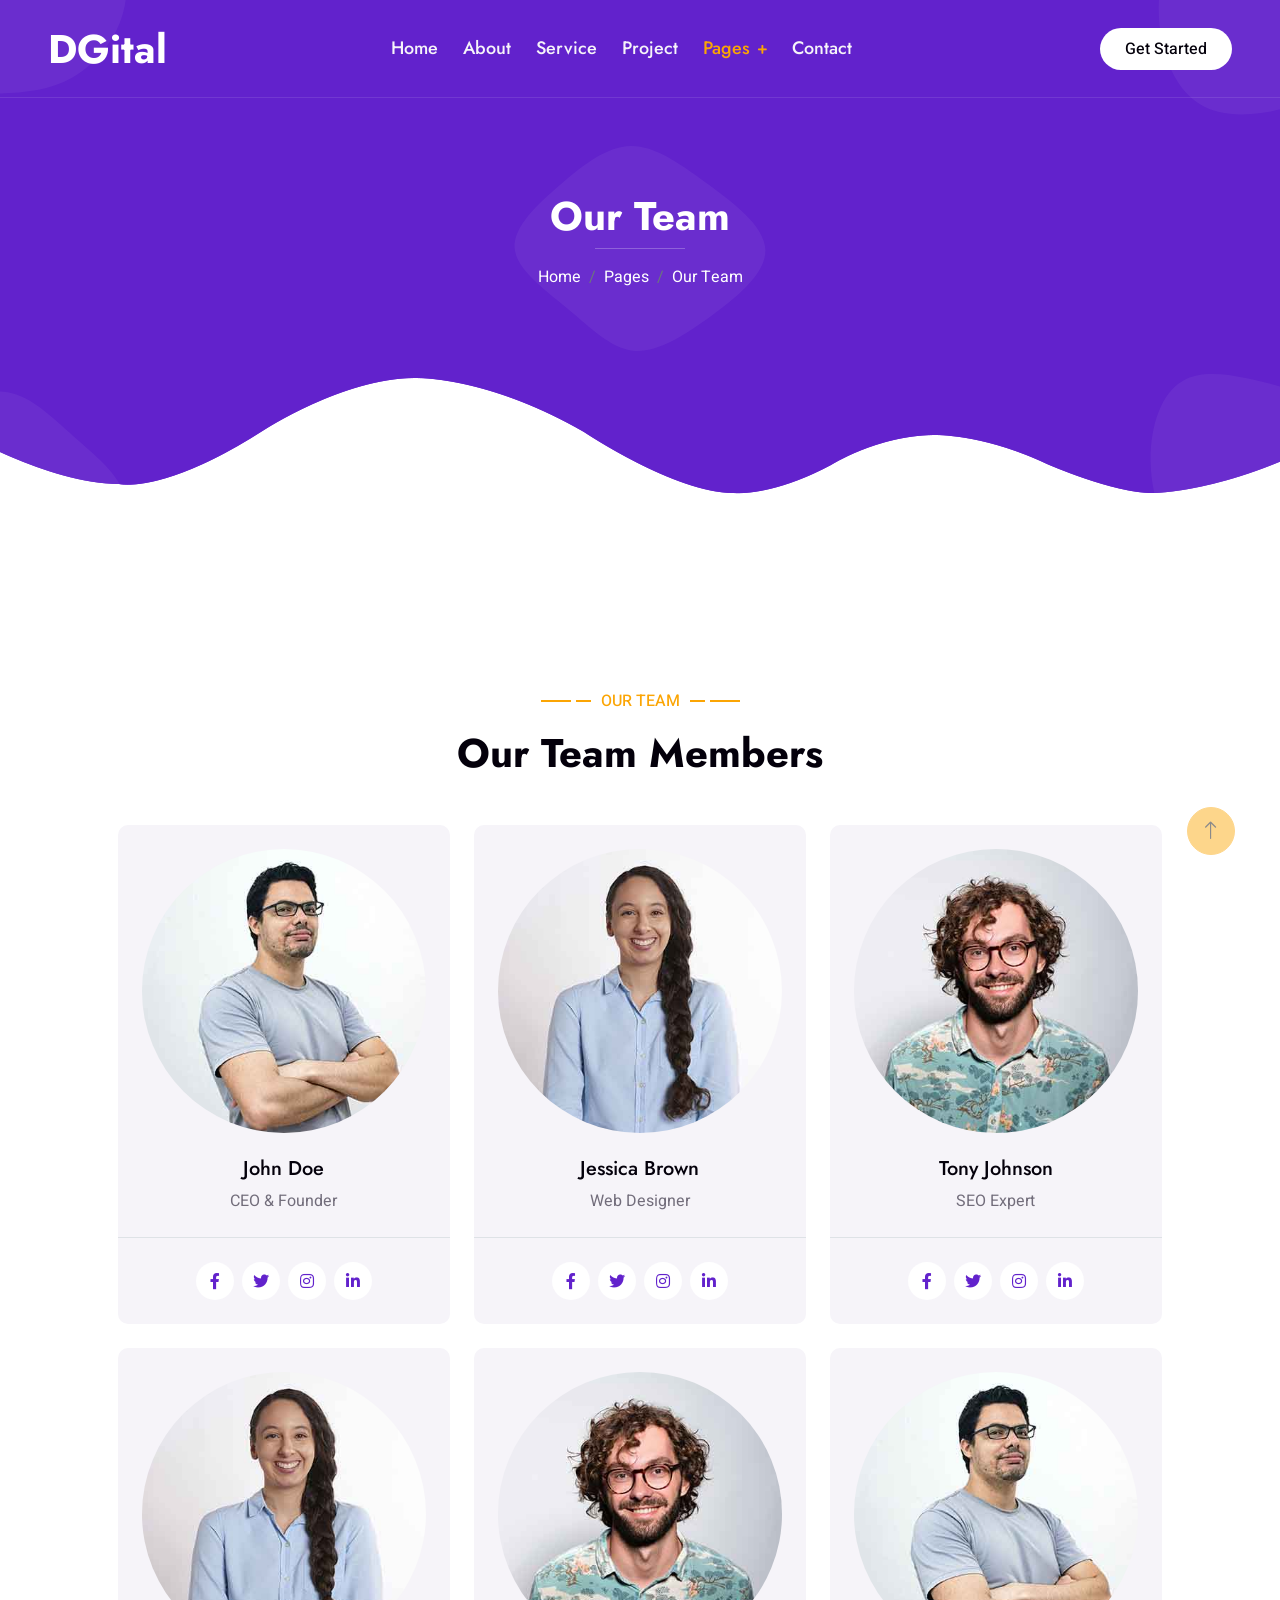
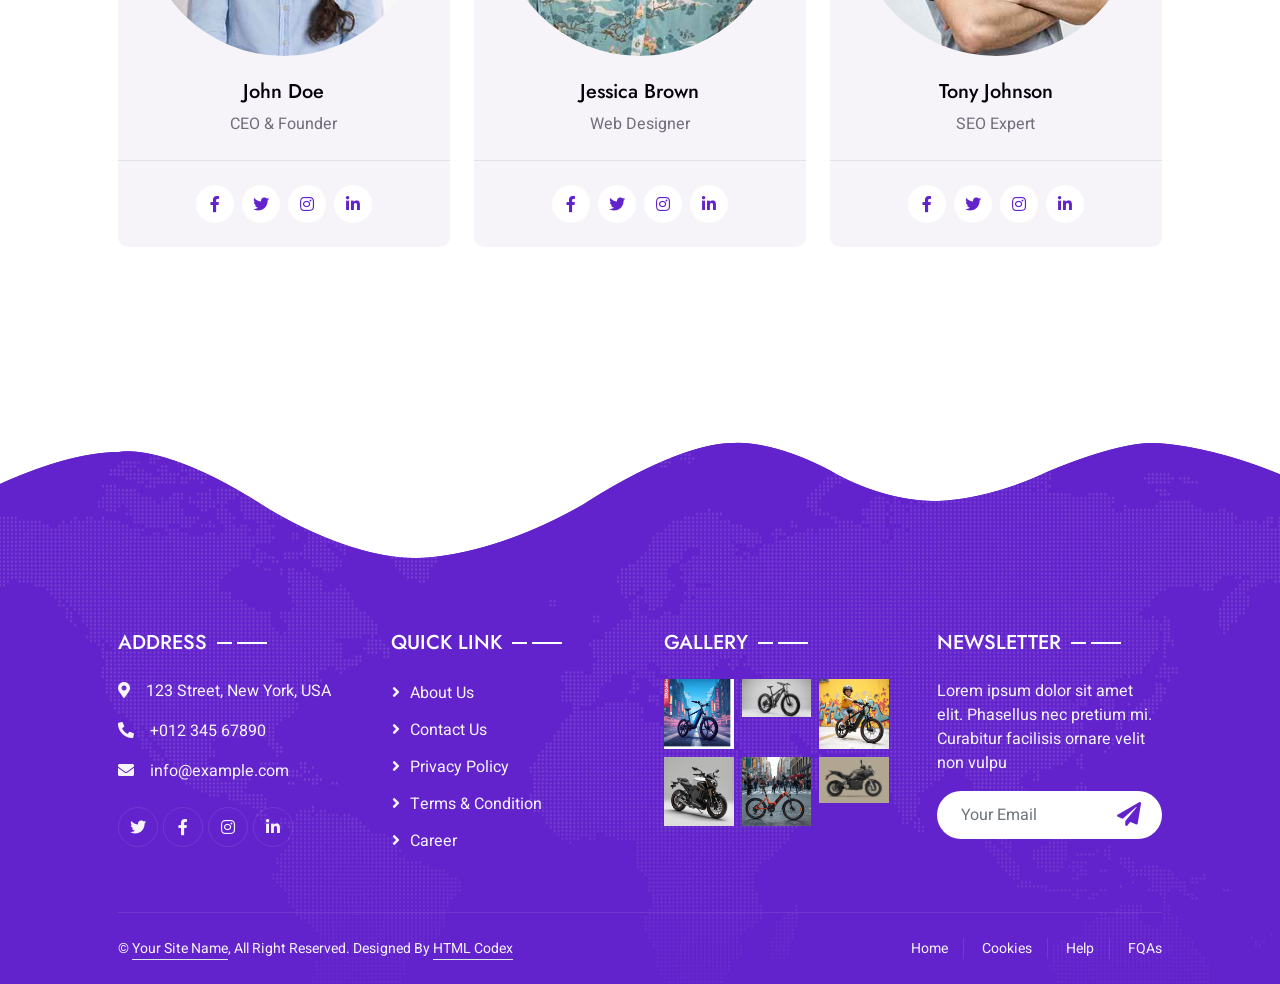
<file: team.html>
<!DOCTYPE html>
<html lang="en">

<head>
    <meta charset="utf-8">
    <title>DGital - Digital Agency HTML Template</title>
    <meta content="width=device-width, initial-scale=1.0" name="viewport">
    <meta content="" name="keywords">
    <meta content="" name="description">

    <!-- Favicon -->
    <link href="img/favicon.ico" rel="icon">

    <!-- Google Web Fonts -->
    <link rel="preconnect" href="https://fonts.googleapis.com">
    <link rel="preconnect" href="https://fonts.gstatic.com" crossorigin>
    <link href="https://fonts.googleapis.com/css2?family=Heebo:wght@400;500&family=Jost:wght@500;600;700&display=swap" rel="stylesheet"> 

    <!-- Icon Font Stylesheet -->
    <link href="https://cdnjs.cloudflare.com/ajax/libs/font-awesome/5.10.0/css/all.min.css" rel="stylesheet">
    <link href="https://cdn.jsdelivr.net/npm/bootstrap-icons@1.4.1/font/bootstrap-icons.css" rel="stylesheet">

    <!-- Libraries Stylesheet -->
    <link href="lib/animate/animate.min.css" rel="stylesheet">
    <link href="lib/owlcarousel/assets/owl.carousel.min.css" rel="stylesheet">
    <link href="lib/lightbox/css/lightbox.min.css" rel="stylesheet">

    <!-- Customized Bootstrap Stylesheet -->
    <link href="css/bootstrap.min.css" rel="stylesheet">

    <!-- Template Stylesheet -->
    <link href="css/style.css" rel="stylesheet">
</head>

<body>
    <div class="container-xxl bg-white p-0">
        <!-- Spinner Start -->
        <div id="spinner" class="show bg-white position-fixed translate-middle w-100 vh-100 top-50 start-50 d-flex align-items-center justify-content-center">
            <div class="spinner-grow text-primary" style="width: 3rem; height: 3rem;" role="status">
                <span class="sr-only">Loading...</span>
            </div>
        </div>
        <!-- Spinner End -->


        <!-- Navbar & Hero Start -->
        <div class="container-xxl position-relative p-0">
            <nav class="navbar navbar-expand-lg navbar-light px-4 px-lg-5 py-3 py-lg-0">
                <a href="" class="navbar-brand p-0">
                    <h1 class="m-0">DGital</h1>
                    <!-- <img src="img/logo.png" alt="Logo"> -->
                </a>
                <button class="navbar-toggler" type="button" data-bs-toggle="collapse" data-bs-target="#navbarCollapse">
                    <span class="fa fa-bars"></span>
                </button>
                <div class="collapse navbar-collapse" id="navbarCollapse">
                    <div class="navbar-nav mx-auto py-0">
                        <a href="index.html" class="nav-item nav-link">Home</a>
                        <a href="about.html" class="nav-item nav-link">About</a>
                        <a href="service.html" class="nav-item nav-link">Service</a>
                        <a href="project.html" class="nav-item nav-link">Project</a>
                        <div class="nav-item dropdown">
                            <a href="#" class="nav-link dropdown-toggle active" data-bs-toggle="dropdown">Pages</a>
                            <div class="dropdown-menu m-0">
                                <a href="team.html" class="dropdown-item active">Our Team</a>
                                <a href="testimonial.html" class="dropdown-item">Testimonial</a>
                                <a href="404.html" class="dropdown-item">404 Page</a>
                            </div>
                        </div>
                        <a href="contact.html" class="nav-item nav-link">Contact</a>
                    </div>
                    <a href="" class="btn rounded-pill py-2 px-4 ms-3 d-none d-lg-block">Get Started</a>
                </div>
            </nav>

            <div class="container-xxl py-5 bg-primary hero-header">
                <div class="container my-5 py-5 px-lg-5">
                    <div class="row g-5 py-5">
                        <div class="col-12 text-center">
                            <h1 class="text-white animated slideInDown">Our Team</h1>
                            <hr class="bg-white mx-auto mt-0" style="width: 90px;">
                            <nav aria-label="breadcrumb">
                                <ol class="breadcrumb justify-content-center">
                                    <li class="breadcrumb-item"><a class="text-white" href="#">Home</a></li>
                                    <li class="breadcrumb-item"><a class="text-white" href="#">Pages</a></li>
                                    <li class="breadcrumb-item text-white active" aria-current="page">Our Team</li>
                                </ol>
                            </nav>
                        </div>
                    </div>
                </div>
            </div>
        </div>
        <!-- Navbar & Hero End -->
        

        <!-- Team Start -->
        <div class="container-xxl py-5">
            <div class="container py-5 px-lg-5">
                <div class="wow fadeInUp" data-wow-delay="0.1s">
                    <p class="section-title text-secondary justify-content-center"><span></span>Our Team<span></span></p>
                    <h1 class="text-center mb-5">Our Team Members</h1>
                </div>
                <div class="row g-4">
                    <div class="col-lg-4 col-md-6 wow fadeInUp" data-wow-delay="0.1s">
                        <div class="team-item bg-light rounded">
                            <div class="text-center border-bottom p-4">
                                <img class="img-fluid rounded-circle mb-4" src="img/team-1.jpg" alt="">
                                <h5>John Doe</h5>
                                <span>CEO & Founder</span>
                            </div>
                            <div class="d-flex justify-content-center p-4">
                                <a class="btn btn-square mx-1" href=""><i class="fab fa-facebook-f"></i></a>
                                <a class="btn btn-square mx-1" href=""><i class="fab fa-twitter"></i></a>
                                <a class="btn btn-square mx-1" href=""><i class="fab fa-instagram"></i></a>
                                <a class="btn btn-square mx-1" href=""><i class="fab fa-linkedin-in"></i></a>
                            </div>
                        </div>
                    </div>
                    <div class="col-lg-4 col-md-6 wow fadeInUp" data-wow-delay="0.3s">
                        <div class="team-item bg-light rounded">
                            <div class="text-center border-bottom p-4">
                                <img class="img-fluid rounded-circle mb-4" src="img/team-2.jpg" alt="">
                                <h5>Jessica Brown</h5>
                                <span>Web Designer</span>
                            </div>
                            <div class="d-flex justify-content-center p-4">
                                <a class="btn btn-square mx-1" href=""><i class="fab fa-facebook-f"></i></a>
                                <a class="btn btn-square mx-1" href=""><i class="fab fa-twitter"></i></a>
                                <a class="btn btn-square mx-1" href=""><i class="fab fa-instagram"></i></a>
                                <a class="btn btn-square mx-1" href=""><i class="fab fa-linkedin-in"></i></a>
                            </div>
                        </div>
                    </div>
                    <div class="col-lg-4 col-md-6 wow fadeInUp" data-wow-delay="0.5s">
                        <div class="team-item bg-light rounded">
                            <div class="text-center border-bottom p-4">
                                <img class="img-fluid rounded-circle mb-4" src="img/team-3.jpg" alt="">
                                <h5>Tony Johnson</h5>
                                <span>SEO Expert</span>
                            </div>
                            <div class="d-flex justify-content-center p-4">
                                <a class="btn btn-square mx-1" href=""><i class="fab fa-facebook-f"></i></a>
                                <a class="btn btn-square mx-1" href=""><i class="fab fa-twitter"></i></a>
                                <a class="btn btn-square mx-1" href=""><i class="fab fa-instagram"></i></a>
                                <a class="btn btn-square mx-1" href=""><i class="fab fa-linkedin-in"></i></a>
                            </div>
                        </div>
                    </div>
                    <div class="col-lg-4 col-md-6 wow fadeInUp" data-wow-delay="0.1s">
                        <div class="team-item bg-light rounded">
                            <div class="text-center border-bottom p-4">
                                <img class="img-fluid rounded-circle mb-4" src="img/team-2.jpg" alt="">
                                <h5>John Doe</h5>
                                <span>CEO & Founder</span>
                            </div>
                            <div class="d-flex justify-content-center p-4">
                                <a class="btn btn-square mx-1" href=""><i class="fab fa-facebook-f"></i></a>
                                <a class="btn btn-square mx-1" href=""><i class="fab fa-twitter"></i></a>
                                <a class="btn btn-square mx-1" href=""><i class="fab fa-instagram"></i></a>
                                <a class="btn btn-square mx-1" href=""><i class="fab fa-linkedin-in"></i></a>
                            </div>
                        </div>
                    </div>
                    <div class="col-lg-4 col-md-6 wow fadeInUp" data-wow-delay="0.3s">
                        <div class="team-item bg-light rounded">
                            <div class="text-center border-bottom p-4">
                                <img class="img-fluid rounded-circle mb-4" src="img/team-3.jpg" alt="">
                                <h5>Jessica Brown</h5>
                                <span>Web Designer</span>
                            </div>
                            <div class="d-flex justify-content-center p-4">
                                <a class="btn btn-square mx-1" href=""><i class="fab fa-facebook-f"></i></a>
                                <a class="btn btn-square mx-1" href=""><i class="fab fa-twitter"></i></a>
                                <a class="btn btn-square mx-1" href=""><i class="fab fa-instagram"></i></a>
                                <a class="btn btn-square mx-1" href=""><i class="fab fa-linkedin-in"></i></a>
                            </div>
                        </div>
                    </div>
                    <div class="col-lg-4 col-md-6 wow fadeInUp" data-wow-delay="0.5s">
                        <div class="team-item bg-light rounded">
                            <div class="text-center border-bottom p-4">
                                <img class="img-fluid rounded-circle mb-4" src="img/team-1.jpg" alt="">
                                <h5>Tony Johnson</h5>
                                <span>SEO Expert</span>
                            </div>
                            <div class="d-flex justify-content-center p-4">
                                <a class="btn btn-square mx-1" href=""><i class="fab fa-facebook-f"></i></a>
                                <a class="btn btn-square mx-1" href=""><i class="fab fa-twitter"></i></a>
                                <a class="btn btn-square mx-1" href=""><i class="fab fa-instagram"></i></a>
                                <a class="btn btn-square mx-1" href=""><i class="fab fa-linkedin-in"></i></a>
                            </div>
                        </div>
                    </div>
                </div>
            </div>
        </div>
        <!-- Team End -->
        

        <!-- Footer Start -->
        <div class="container-fluid bg-primary text-light footer wow fadeIn" data-wow-delay="0.1s">
            <div class="container py-5 px-lg-5">
                <div class="row g-5">
                    <div class="col-md-6 col-lg-3">
                        <p class="section-title text-white h5 mb-4">Address<span></span></p>
                        <p><i class="fa fa-map-marker-alt me-3"></i>123 Street, New York, USA</p>
                        <p><i class="fa fa-phone-alt me-3"></i>+012 345 67890</p>
                        <p><i class="fa fa-envelope me-3"></i>info@example.com</p>
                        <div class="d-flex pt-2">
                            <a class="btn btn-outline-light btn-social" href=""><i class="fab fa-twitter"></i></a>
                            <a class="btn btn-outline-light btn-social" href=""><i class="fab fa-facebook-f"></i></a>
                            <a class="btn btn-outline-light btn-social" href=""><i class="fab fa-instagram"></i></a>
                            <a class="btn btn-outline-light btn-social" href=""><i class="fab fa-linkedin-in"></i></a>
                        </div>
                    </div>
                    <div class="col-md-6 col-lg-3">
                        <p class="section-title text-white h5 mb-4">Quick Link<span></span></p>
                        <a class="btn btn-link" href="">About Us</a>
                        <a class="btn btn-link" href="">Contact Us</a>
                        <a class="btn btn-link" href="">Privacy Policy</a>
                        <a class="btn btn-link" href="">Terms & Condition</a>
                        <a class="btn btn-link" href="">Career</a>
                    </div>
                    <div class="col-md-6 col-lg-3">
                        <p class="section-title text-white h5 mb-4">Gallery<span></span></p>
                        <div class="row g-2">
                            <div class="col-4">
                                <img class="img-fluid" src="img/portfolio-1.jpg" alt="Image">
                            </div>
                            <div class="col-4">
                                <img class="img-fluid" src="img/portfolio-2.jpg" alt="Image">
                            </div>
                            <div class="col-4">
                                <img class="img-fluid" src="img/portfolio-3.jpg" alt="Image">
                            </div>
                            <div class="col-4">
                                <img class="img-fluid" src="img/portfolio-4.jpg" alt="Image">
                            </div>
                            <div class="col-4">
                                <img class="img-fluid" src="img/portfolio-5.jpg" alt="Image">
                            </div>
                            <div class="col-4">
                                <img class="img-fluid" src="img/portfolio-6.jpg" alt="Image">
                            </div>
                        </div>
                    </div>
                    <div class="col-md-6 col-lg-3">
                        <p class="section-title text-white h5 mb-4">Newsletter<span></span></p>
                        <p>Lorem ipsum dolor sit amet elit. Phasellus nec pretium mi. Curabitur facilisis ornare velit non vulpu</p>
                        <div class="position-relative w-100 mt-3">
                            <input class="form-control border-0 rounded-pill w-100 ps-4 pe-5" type="text" placeholder="Your Email" style="height: 48px;">
                            <button type="button" class="btn shadow-none position-absolute top-0 end-0 mt-1 me-2"><i class="fa fa-paper-plane text-primary fs-4"></i></button>
                        </div>
                    </div>
                </div>
            </div>
            <div class="container px-lg-5">
                <div class="copyright">
                    <div class="row">
                        <div class="col-md-6 text-center text-md-start mb-3 mb-md-0">
                            &copy; <a class="border-bottom" href="#">Your Site Name</a>, All Right Reserved. 
							
							<!--/*** This template is free as long as you keep the footer author’s credit link/attribution link/backlink. If you'd like to use the template without the footer author’s credit link/attribution link/backlink, you can purchase the Credit Removal License from "https://htmlcodex.com/credit-removal". Thank you for your support. ***/-->
							Designed By <a class="border-bottom" href="https://htmlcodex.com">HTML Codex</a>
                        </div>
                        <div class="col-md-6 text-center text-md-end">
                            <div class="footer-menu">
                                <a href="">Home</a>
                                <a href="">Cookies</a>
                                <a href="">Help</a>
                                <a href="">FQAs</a>
                            </div>
                        </div>
                    </div>
                </div>
            </div>
        </div>
        <!-- Footer End -->


        <!-- Back to Top -->
        <a href="#" class="btn btn-lg btn-secondary btn-lg-square back-to-top"><i class="bi bi-arrow-up"></i></a>
    </div>

    <!-- JavaScript Libraries -->
    <script src="https://code.jquery.com/jquery-3.4.1.min.js"></script>
    <script src="https://cdn.jsdelivr.net/npm/bootstrap@5.0.0/dist/js/bootstrap.bundle.min.js"></script>
    <script src="lib/wow/wow.min.js"></script>
    <script src="lib/easing/easing.min.js"></script>
    <script src="lib/waypoints/waypoints.min.js"></script>
    <script src="lib/counterup/counterup.min.js"></script>
    <script src="lib/owlcarousel/owl.carousel.min.js"></script>
    <script src="lib/isotope/isotope.pkgd.min.js"></script>
    <script src="lib/lightbox/js/lightbox.min.js"></script>

    <!-- Template Javascript -->
    <script src="js/main.js"></script>
</body>

</html>
</file>
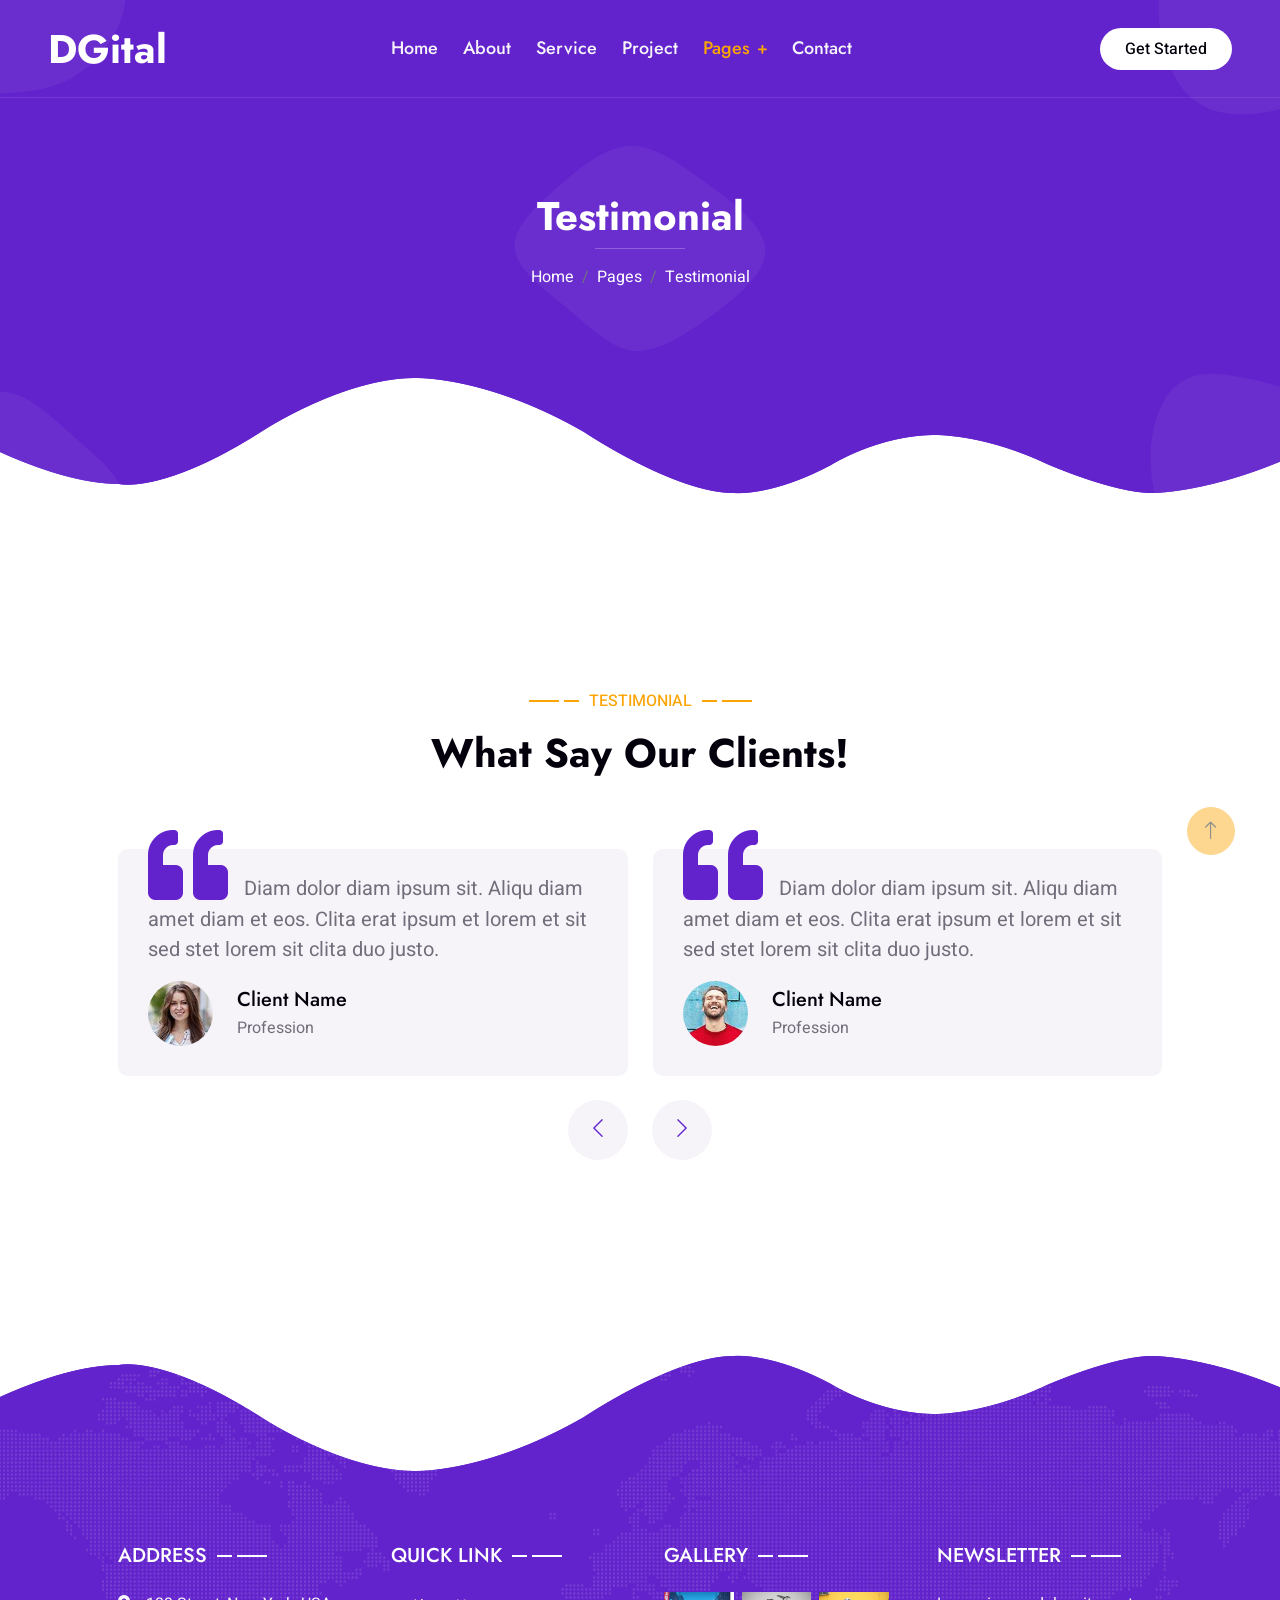
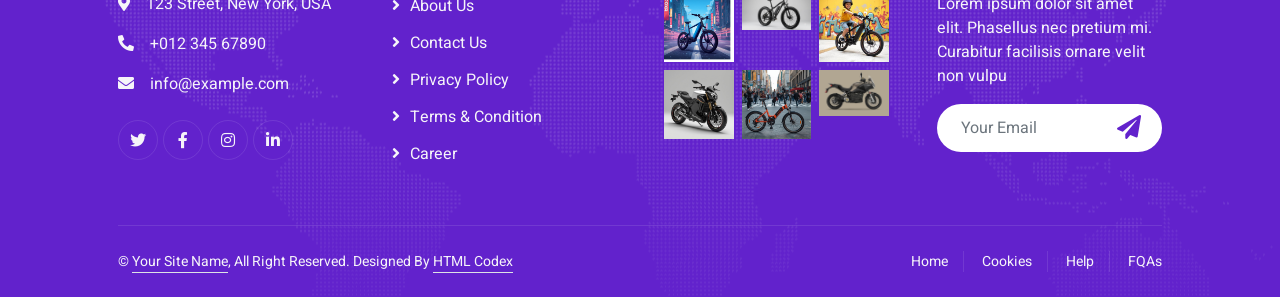
<file: testimonial.html>
<!DOCTYPE html>
<html lang="en">

<head>
    <meta charset="utf-8">
    <title>DGital - Digital Agency HTML Template</title>
    <meta content="width=device-width, initial-scale=1.0" name="viewport">
    <meta content="" name="keywords">
    <meta content="" name="description">

    <!-- Favicon -->
    <link href="img/favicon.ico" rel="icon">

    <!-- Google Web Fonts -->
    <link rel="preconnect" href="https://fonts.googleapis.com">
    <link rel="preconnect" href="https://fonts.gstatic.com" crossorigin>
    <link href="https://fonts.googleapis.com/css2?family=Heebo:wght@400;500&family=Jost:wght@500;600;700&display=swap" rel="stylesheet"> 

    <!-- Icon Font Stylesheet -->
    <link href="https://cdnjs.cloudflare.com/ajax/libs/font-awesome/5.10.0/css/all.min.css" rel="stylesheet">
    <link href="https://cdn.jsdelivr.net/npm/bootstrap-icons@1.4.1/font/bootstrap-icons.css" rel="stylesheet">

    <!-- Libraries Stylesheet -->
    <link href="lib/animate/animate.min.css" rel="stylesheet">
    <link href="lib/owlcarousel/assets/owl.carousel.min.css" rel="stylesheet">
    <link href="lib/lightbox/css/lightbox.min.css" rel="stylesheet">

    <!-- Customized Bootstrap Stylesheet -->
    <link href="css/bootstrap.min.css" rel="stylesheet">

    <!-- Template Stylesheet -->
    <link href="css/style.css" rel="stylesheet">
</head>

<body>
    <div class="container-xxl bg-white p-0">
        <!-- Spinner Start -->
        <div id="spinner" class="show bg-white position-fixed translate-middle w-100 vh-100 top-50 start-50 d-flex align-items-center justify-content-center">
            <div class="spinner-grow text-primary" style="width: 3rem; height: 3rem;" role="status">
                <span class="sr-only">Loading...</span>
            </div>
        </div>
        <!-- Spinner End -->


        <!-- Navbar & Hero Start -->
        <div class="container-xxl position-relative p-0">
            <nav class="navbar navbar-expand-lg navbar-light px-4 px-lg-5 py-3 py-lg-0">
                <a href="" class="navbar-brand p-0">
                    <h1 class="m-0">DGital</h1>
                    <!-- <img src="img/logo.png" alt="Logo"> -->
                </a>
                <button class="navbar-toggler" type="button" data-bs-toggle="collapse" data-bs-target="#navbarCollapse">
                    <span class="fa fa-bars"></span>
                </button>
                <div class="collapse navbar-collapse" id="navbarCollapse">
                    <div class="navbar-nav mx-auto py-0">
                        <a href="index.html" class="nav-item nav-link">Home</a>
                        <a href="about.html" class="nav-item nav-link">About</a>
                        <a href="service.html" class="nav-item nav-link">Service</a>
                        <a href="project.html" class="nav-item nav-link">Project</a>
                        <div class="nav-item dropdown">
                            <a href="#" class="nav-link dropdown-toggle active" data-bs-toggle="dropdown">Pages</a>
                            <div class="dropdown-menu m-0">
                                <a href="team.html" class="dropdown-item">Our Team</a>
                                <a href="testimonial.html" class="dropdown-item active">Testimonial</a>
                                <a href="404.html" class="dropdown-item">404 Page</a>
                            </div>
                        </div>
                        <a href="contact.html" class="nav-item nav-link">Contact</a>
                    </div>
                    <a href="" class="btn rounded-pill py-2 px-4 ms-3 d-none d-lg-block">Get Started</a>
                </div>
            </nav>

            <div class="container-xxl py-5 bg-primary hero-header">
                <div class="container my-5 py-5 px-lg-5">
                    <div class="row g-5 py-5">
                        <div class="col-12 text-center">
                            <h1 class="text-white animated slideInDown">Testimonial</h1>
                            <hr class="bg-white mx-auto mt-0" style="width: 90px;">
                            <nav aria-label="breadcrumb">
                                <ol class="breadcrumb justify-content-center">
                                    <li class="breadcrumb-item"><a class="text-white" href="#">Home</a></li>
                                    <li class="breadcrumb-item"><a class="text-white" href="#">Pages</a></li>
                                    <li class="breadcrumb-item text-white active" aria-current="page">Testimonial</li>
                                </ol>
                            </nav>
                        </div>
                    </div>
                </div>
            </div>
        </div>
        <!-- Navbar & Hero End -->
        

        <!-- Testimonial Start -->
        <div class="container-xxl py-5 wow fadeInUp" data-wow-delay="0.1s">
            <div class="container py-5 px-lg-5">
                <p class="section-title text-secondary justify-content-center"><span></span>Testimonial<span></span></p>
                <h1 class="text-center mb-5">What Say Our Clients!</h1>
                <div class="owl-carousel testimonial-carousel">
                    <div class="testimonial-item bg-light rounded my-4">
                        <p class="fs-5"><i class="fa fa-quote-left fa-4x text-primary mt-n4 me-3"></i>Diam dolor diam ipsum sit. Aliqu diam amet diam et eos. Clita erat ipsum et lorem et sit sed stet lorem sit clita duo justo.</p>
                        <div class="d-flex align-items-center">
                            <img class="img-fluid flex-shrink-0 rounded-circle" src="img/testimonial-1.jpg" style="width: 65px; height: 65px;">
                            <div class="ps-4">
                                <h5 class="mb-1">Client Name</h5>
                                <span>Profession</span>
                            </div>
                        </div>
                    </div>
                    <div class="testimonial-item bg-light rounded my-4">
                        <p class="fs-5"><i class="fa fa-quote-left fa-4x text-primary mt-n4 me-3"></i>Diam dolor diam ipsum sit. Aliqu diam amet diam et eos. Clita erat ipsum et lorem et sit sed stet lorem sit clita duo justo.</p>
                        <div class="d-flex align-items-center">
                            <img class="img-fluid flex-shrink-0 rounded-circle" src="img/testimonial-2.jpg" style="width: 65px; height: 65px;">
                            <div class="ps-4">
                                <h5 class="mb-1">Client Name</h5>
                                <span>Profession</span>
                            </div>
                        </div>
                    </div>
                    <div class="testimonial-item bg-light rounded my-4">
                        <p class="fs-5"><i class="fa fa-quote-left fa-4x text-primary mt-n4 me-3"></i>Diam dolor diam ipsum sit. Aliqu diam amet diam et eos. Clita erat ipsum et lorem et sit sed stet lorem sit clita duo justo.</p>
                        <div class="d-flex align-items-center">
                            <img class="img-fluid flex-shrink-0 rounded-circle" src="img/testimonial-3.jpg" style="width: 65px; height: 65px;">
                            <div class="ps-4">
                                <h5 class="mb-1">Client Name</h5>
                                <span>Profession</span>
                            </div>
                        </div>
                    </div>
                </div>
            </div>
        </div>
        <!-- Testimonial End -->
        

        <!-- Footer Start -->
        <div class="container-fluid bg-primary text-light footer wow fadeIn" data-wow-delay="0.1s">
            <div class="container py-5 px-lg-5">
                <div class="row g-5">
                    <div class="col-md-6 col-lg-3">
                        <p class="section-title text-white h5 mb-4">Address<span></span></p>
                        <p><i class="fa fa-map-marker-alt me-3"></i>123 Street, New York, USA</p>
                        <p><i class="fa fa-phone-alt me-3"></i>+012 345 67890</p>
                        <p><i class="fa fa-envelope me-3"></i>info@example.com</p>
                        <div class="d-flex pt-2">
                            <a class="btn btn-outline-light btn-social" href=""><i class="fab fa-twitter"></i></a>
                            <a class="btn btn-outline-light btn-social" href=""><i class="fab fa-facebook-f"></i></a>
                            <a class="btn btn-outline-light btn-social" href=""><i class="fab fa-instagram"></i></a>
                            <a class="btn btn-outline-light btn-social" href=""><i class="fab fa-linkedin-in"></i></a>
                        </div>
                    </div>
                    <div class="col-md-6 col-lg-3">
                        <p class="section-title text-white h5 mb-4">Quick Link<span></span></p>
                        <a class="btn btn-link" href="">About Us</a>
                        <a class="btn btn-link" href="">Contact Us</a>
                        <a class="btn btn-link" href="">Privacy Policy</a>
                        <a class="btn btn-link" href="">Terms & Condition</a>
                        <a class="btn btn-link" href="">Career</a>
                    </div>
                    <div class="col-md-6 col-lg-3">
                        <p class="section-title text-white h5 mb-4">Gallery<span></span></p>
                        <div class="row g-2">
                            <div class="col-4">
                                <img class="img-fluid" src="img/portfolio-1.jpg" alt="Image">
                            </div>
                            <div class="col-4">
                                <img class="img-fluid" src="img/portfolio-2.jpg" alt="Image">
                            </div>
                            <div class="col-4">
                                <img class="img-fluid" src="img/portfolio-3.jpg" alt="Image">
                            </div>
                            <div class="col-4">
                                <img class="img-fluid" src="img/portfolio-4.jpg" alt="Image">
                            </div>
                            <div class="col-4">
                                <img class="img-fluid" src="img/portfolio-5.jpg" alt="Image">
                            </div>
                            <div class="col-4">
                                <img class="img-fluid" src="img/portfolio-6.jpg" alt="Image">
                            </div>
                        </div>
                    </div>
                    <div class="col-md-6 col-lg-3">
                        <p class="section-title text-white h5 mb-4">Newsletter<span></span></p>
                        <p>Lorem ipsum dolor sit amet elit. Phasellus nec pretium mi. Curabitur facilisis ornare velit non vulpu</p>
                        <div class="position-relative w-100 mt-3">
                            <input class="form-control border-0 rounded-pill w-100 ps-4 pe-5" type="text" placeholder="Your Email" style="height: 48px;">
                            <button type="button" class="btn shadow-none position-absolute top-0 end-0 mt-1 me-2"><i class="fa fa-paper-plane text-primary fs-4"></i></button>
                        </div>
                    </div>
                </div>
            </div>
            <div class="container px-lg-5">
                <div class="copyright">
                    <div class="row">
                        <div class="col-md-6 text-center text-md-start mb-3 mb-md-0">
                            &copy; <a class="border-bottom" href="#">Your Site Name</a>, All Right Reserved. 
							
							<!--/*** This template is free as long as you keep the footer author’s credit link/attribution link/backlink. If you'd like to use the template without the footer author’s credit link/attribution link/backlink, you can purchase the Credit Removal License from "https://htmlcodex.com/credit-removal". Thank you for your support. ***/-->
							Designed By <a class="border-bottom" href="https://htmlcodex.com">HTML Codex</a>
                        </div>
                        <div class="col-md-6 text-center text-md-end">
                            <div class="footer-menu">
                                <a href="">Home</a>
                                <a href="">Cookies</a>
                                <a href="">Help</a>
                                <a href="">FQAs</a>
                            </div>
                        </div>
                    </div>
                </div>
            </div>
        </div>
        <!-- Footer End -->


        <!-- Back to Top -->
        <a href="#" class="btn btn-lg btn-secondary btn-lg-square back-to-top"><i class="bi bi-arrow-up"></i></a>
    </div>

    <!-- JavaScript Libraries -->
    <script src="https://code.jquery.com/jquery-3.4.1.min.js"></script>
    <script src="https://cdn.jsdelivr.net/npm/bootstrap@5.0.0/dist/js/bootstrap.bundle.min.js"></script>
    <script src="lib/wow/wow.min.js"></script>
    <script src="lib/easing/easing.min.js"></script>
    <script src="lib/waypoints/waypoints.min.js"></script>
    <script src="lib/counterup/counterup.min.js"></script>
    <script src="lib/owlcarousel/owl.carousel.min.js"></script>
    <script src="lib/isotope/isotope.pkgd.min.js"></script>
    <script src="lib/lightbox/js/lightbox.min.js"></script>

    <!-- Template Javascript -->
    <script src="js/main.js"></script>
</body>

</html>
</file>
<file: css/style.css>
/********** Template CSS **********/
:root {
    --primary: #6222CC;
    --secondary: #FBA504;
    --light: #F6F4F9;
    --dark: #04000B;
}


/*** Spinner ***/
#spinner {
    opacity: 0;
    visibility: hidden;
    transition: opacity .5s ease-out, visibility 0s linear .5s;
    z-index: 99999;
}

#spinner.show {
    transition: opacity .5s ease-out, visibility 0s linear 0s;
    visibility: visible;
    opacity: 1;
}

.back-to-top {
    position: fixed;
    display: none;
    right: 45px;
    bottom: 45px;
    z-index: 99;
}


/*** Heading ***/
h1,
h2,
.fw-bold {
    font-weight: 700 !important;
}

h3,
h4,
.fw-semi-bold {
    font-weight: 600 !important;
}

h5,
h6,
.fw-medium {
    font-weight: 500 !important;
}


/*** Button ***/
.btn {
    font-weight: 500;
    transition: .5s;
}

.btn:hover {
    box-shadow: 0 0 10px rgba(0, 0, 0, .5);
}

.btn-square {
    width: 38px;
    height: 38px;
}

.btn-sm-square {
    width: 32px;
    height: 32px;
}

.btn-lg-square {
    width: 48px;
    height: 48px;
}

.btn-square,
.btn-sm-square,
.btn-lg-square {
    padding: 0;
    display: flex;
    align-items: center;
    justify-content: center;
    font-weight: normal;
    border-radius: 50px;
}


/*** Navbar ***/
.navbar .dropdown-toggle::after {
    border: none;
    content: "\f067";
    font-family: "Font Awesome 5 Free";
    font-size: 10px;
    font-weight: bold;
    vertical-align: middle;
    margin-left: 8px;
}

.navbar-light .navbar-nav .nav-link {
    position: relative;
    margin-right: 25px;
    padding: 35px 0;
    font-family: 'Jost', sans-serif;
    font-size: 18px;
    font-weight: 500;
    color: var(--light) !important;
    outline: none;
    transition: .5s;
}

.sticky-top.navbar-light .navbar-nav .nav-link {
    padding: 20px 0;
    color: var(--dark) !important;
}

.navbar-light .navbar-nav .nav-link:hover,
.navbar-light .navbar-nav .nav-link.active {
    color: var(--secondary) !important;
}

.navbar-light .navbar-brand h1 {
    color: #FFFFFF;
}

.navbar-light .navbar-brand img {
    max-height: 60px;
    transition: .5s;
}

.sticky-top.navbar-light .navbar-brand img {
    max-height: 45px;
}

@media (max-width: 991.98px) {
    .sticky-top.navbar-light {
        position: relative;
        background: #FFFFFF;
    }

    .navbar-light .navbar-collapse {
        margin-top: 15px;
        border-top: 1px solid #DDDDDD;
    }

    .navbar-light .navbar-nav .nav-link,
    .sticky-top.navbar-light .navbar-nav .nav-link {
        padding: 10px 0;
        margin-left: 0;
        color: var(--dark) !important;
    }

    .navbar-light .navbar-brand h1 {
        color: var(--primary);
    }

    .navbar-light .navbar-brand img {
        max-height: 45px;
    }
}

@media (min-width: 992px) {
    .navbar-light {
        position: absolute;
        width: 100%;
        top: 0;
        left: 0;
        border-bottom: 1px solid rgba(256, 256, 256, .1);
        z-index: 999;
    }
    
    .sticky-top.navbar-light {
        position: fixed;
        background: #FFFFFF;
    }

    .sticky-top.navbar-light .navbar-brand h1 {
        color: var(--primary);
    }

    .navbar-light .navbar-nav .nav-item .dropdown-menu {
        display: block;
        border: none;
        margin-top: 0;
        top: 150%;
        opacity: 0;
        visibility: hidden;
        transition: .5s;
    }

    .navbar-light .navbar-nav .nav-item:hover .dropdown-menu {
        top: 100%;
        visibility: visible;
        transition: .5s;
        opacity: 1;
    }

    .navbar-light .btn {
        color: var(--dark);
        background: #FFFFFF;
    }

    .sticky-top.navbar-light .btn {
        color: var(--dark);
        background: var(--secondary);
    }
}


/*** Hero Header ***/
.hero-header {
    margin-bottom: 6rem;
    padding: 18rem 0;
    background:
        url(../img/blob-top-left.png),
        url(../img/blob-top-right.png),
        url(../img/blob-bottom-left.png),
        url(../img/blob-bottom-right.png),
        url(../img/blob-center.png),
        url(../img/bg-bottom.png);
    background-position:
        left 0px top 0px,
        right 0px top 0px,
        left 0px bottom 0px,
        right 0px bottom 0px,
        center center,
        center bottom;
    background-repeat: no-repeat;
}

@media (max-width: 991.98px) {
    .hero-header {
        padding: 6rem 0 9rem 0;
    }
}


/*** Section Title ***/
.section-title {
    position: relative;
    display: flex;
    align-items: center;
    font-weight: 500;
    text-transform: uppercase;
}

.section-title span:first-child,
.section-title span:last-child {
    position: relative;
    display: inline-block;
    margin-right: 30px;
    width: 30px;
    height: 2px;
}

.section-title span:last-child {
    margin-right: 0;
    margin-left: 30px;
}

.section-title span:first-child::after,
.section-title span:last-child::after {
    position: absolute;
    content: "";
    width: 15px;
    height: 2px;
    top: 0;
    right: -20px;
}

.section-title span:last-child::after {
    right: auto;
    left: -20px;
}

.section-title.text-primary span:first-child,
.section-title.text-primary span:last-child,
.section-title.text-primary span:first-child::after,
.section-title.text-primary span:last-child::after {
    background: var(--primary);
}

.section-title.text-secondary span:first-child,
.section-title.text-secondary span:last-child,
.section-title.text-secondary span:first-child::after,
.section-title.text-secondary span:last-child::after {
    background: var(--secondary);
}

.section-title.text-white span:first-child,
.section-title.text-white span:last-child,
.section-title.text-white span:first-child::after,
.section-title.text-white span:last-child::after {
    background: #FFFFFF;
}


/*** Feature ***/
.feature-item {
    transition: .5s;
}

.feature-item:hover {
    margin-top: -15px;
}


/*** About ***/
.progress {
    height: 10px;
}

.progress .progress-bar {
    width: 0px;
    transition: 3s;
}


/*** Fact ***/
.fact {
    margin: 6rem 0;
    background:
        url(../img/blob-top-left.png),
        url(../img/blob-top-right.png),
        url(../img/blob-bottom-left.png),
        url(../img/blob-bottom-right.png),
        url(../img/blob-center.png);
    background-position:
        left 0px top 0px,
        right 0px top 0px,
        left 0px bottom 0px,
        right 0px bottom 0px,
        center center;
    background-repeat: no-repeat;
}


/*** Service ***/
.service-item {
    position: relative;
    padding: 45px 30px;
    background: var(--light);
    overflow: hidden;
    transition: .5s;
}

.service-item:hover {
    margin-top: -15px;
    padding-bottom: 60px;
    background: var(--primary);
}

.service-item .service-icon {
    margin: 0 auto 20px auto;
    width: 100px;
    height: 100px;
    display: flex;
    align-items: center;
    justify-content: center;
    color: var(--light);
    background: url(../img/blob-primary.png) center center no-repeat;
    background-size: contain;
    transition: .5s;
}

.service-item:hover .service-icon {
    color: var(--dark);
    background: url(../img/blob-secondary.png) center center no-repeat;
    background-size: contain;
}

.service-item h5,
.service-item p {
    transition: .5s;
}

.service-item:hover h5,
.service-item:hover p {
    color: #FFFFFF;
}

.service-item a.btn {
    position: absolute;
    bottom: -40px;
    left: 50%;
    transform: translateX(-50%);
    color: var(--primary);
    background: #FFFFFF;
    border-radius: 40px 40px 0 0;
    transition: .5s;
    z-index: 1;
}

.service-item a.btn:hover {
    color: var(--dark);
    background: var(--secondary);
}

.service-item:hover a.btn {
    bottom: 0;
}


/*** Project Portfolio ***/
#portfolio-flters li {
    display: inline-block;
    font-weight: 500;
    color: var(--dark);
    cursor: pointer;
    transition: .5s;
    border-bottom: 2px solid transparent;
}

#portfolio-flters li:hover,
#portfolio-flters li.active {
    color: var(--primary);
    border-color: var(--primary);
}

.portfolio-item img {
    transition: .5s;
}

.portfolio-item:hover img {
    transform: scale(1.1);
}

.portfolio-item .portfolio-overlay {
    position: absolute;
    display: flex;
    align-items: center;
    justify-content: center;
    width: 100%;
    height: 100%;
    top: 0;
    left: 0;
    background: rgba(98, 34, 204, .9);
    transition: .5s;
    opacity: 0;
}

.portfolio-item:hover .portfolio-overlay {
    opacity: 1;
}


/*** Newsletter ***/
.newsletter {
    margin: 6rem 0;
    background:
        url(../img/blob-top-left.png),
        url(../img/blob-top-right.png),
        url(../img/blob-bottom-left.png),
        url(../img/blob-bottom-right.png),
        url(../img/blob-center.png);
    background-position:
        left 0px top 0px,
        right 0px top 0px,
        left 0px bottom 0px,
        right 0px bottom 0px,
        center center;
    background-repeat: no-repeat;
}


/*** Testimonial ***/
.testimonial-carousel .testimonial-item {
    padding: 0 30px 30px 30px;
}

.testimonial-carousel .owl-nav {
    display: flex;
    justify-content: center;
}

.testimonial-carousel .owl-nav .owl-prev,
.testimonial-carousel .owl-nav .owl-next {
    margin: 0 12px;
    width: 60px;
    height: 60px;
    display: flex;
    align-items: center;
    justify-content: center;
    color: var(--primary);
    background: var(--light);
    border-radius: 60px;
    font-size: 22px;
    transition: .5s;
}

.testimonial-carousel .owl-nav .owl-prev:hover,
.testimonial-carousel .owl-nav .owl-next:hover {
    color: #FFFFFF;
    background: var(--primary);
    box-shadow: 0 0 10px rgba(0, 0, 0, .5);
}


/*** Team ***/
.team-item .btn {
    color: var(--primary);
    background: #FFFFFF;
}

.team-item .btn:hover {
    color: #FFFFFF;
    background: var(--primary);
}


/*** Footer ***/
.footer {
    margin-top: 6rem;
    padding-top: 9rem;
    background:
        url(../img/bg-top.png),
        url(../img/map.png);
    background-position:
        center top,
        center center;
    background-repeat: no-repeat;
}

.footer .btn.btn-social {
    margin-right: 5px;
    width: 40px;
    height: 40px;
    display: flex;
    align-items: center;
    justify-content: center;
    color: var(--light);
    border: 1px solid rgba(256, 256, 256, .1);
    border-radius: 40px;
    transition: .3s;
}

.footer .btn.btn-social:hover {
    color: var(--primary);
}

.footer .btn.btn-link {
    display: block;
    margin-bottom: 10px;
    padding: 0;
    text-align: left;
    color: var(--light);
    font-weight: normal;
    transition: .3s;
}

.footer .btn.btn-link::before {
    position: relative;
    content: "\f105";
    font-family: "Font Awesome 5 Free";
    font-weight: 900;
    margin-right: 10px;
}

.footer .btn.btn-link:hover {
    letter-spacing: 1px;
    box-shadow: none;
    color: var(--secondary);
}

.footer .copyright {
    padding: 25px 0;
    font-size: 14px;
    border-top: 1px solid rgba(256, 256, 256, .1);
}

.footer .copyright a {
    color: var(--light);
}

.footer .footer-menu a {
    margin-right: 15px;
    padding-right: 15px;
    border-right: 1px solid rgba(255, 255, 255, .1);
}

.footer .footer-menu a:last-child {
    margin-right: 0;
    padding-right: 0;
    border-right: none;
}

.footer .copyright a:hover,
.footer .footer-menu a:hover {
    color: var(--secondary);
}
</file>
